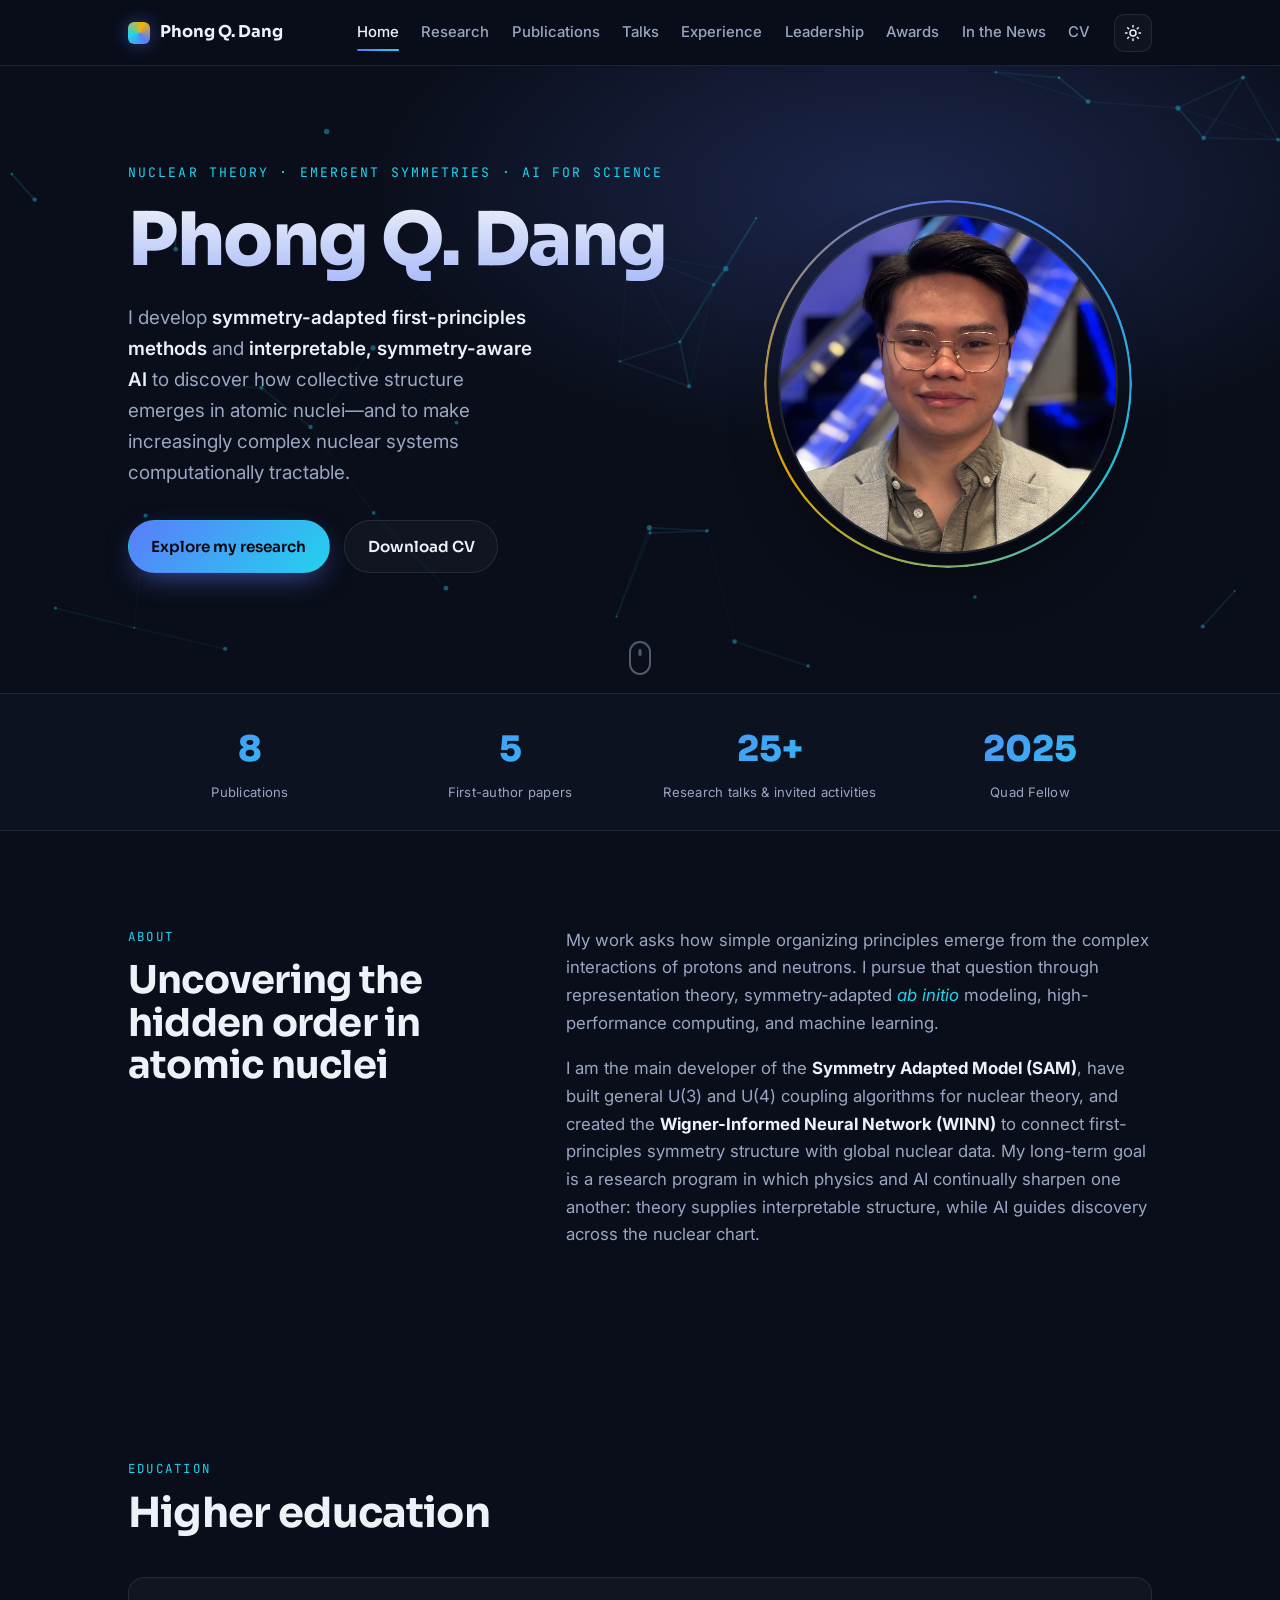
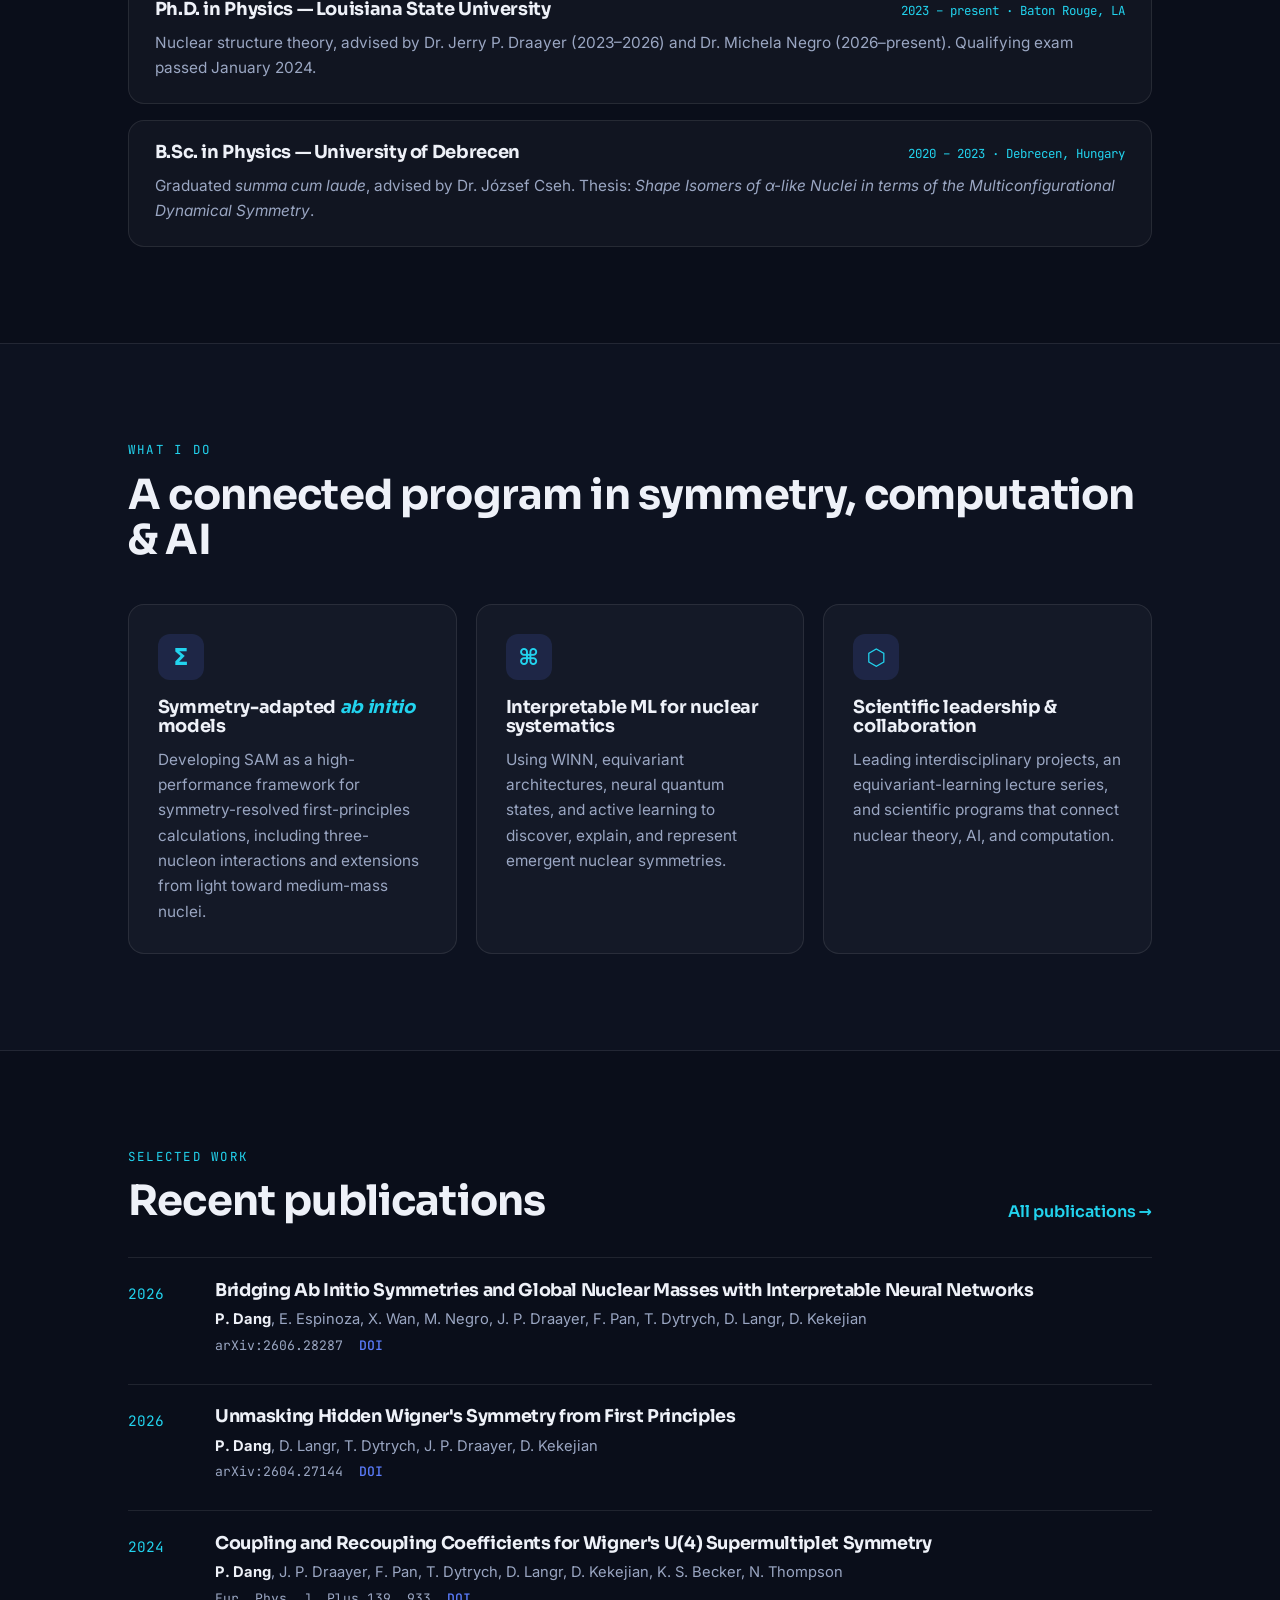
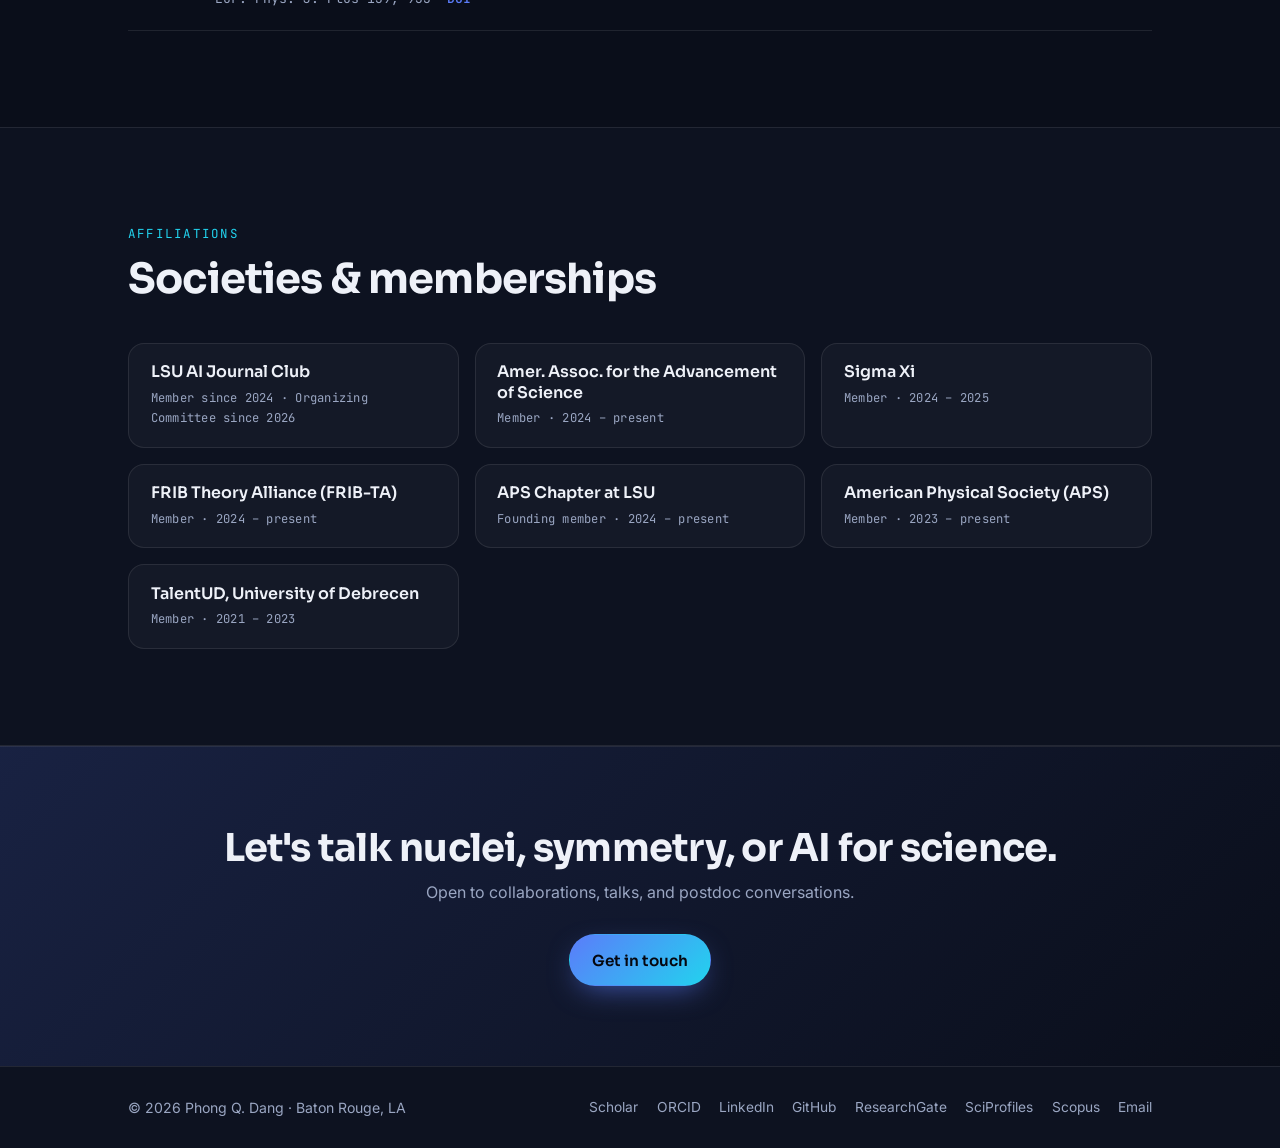
<file: index.html>
<!DOCTYPE html>
<html lang="en" data-theme="dark">
<head>
  <meta charset="UTF-8" />
  <meta name="viewport" content="width=device-width, initial-scale=1.0" />
  <title>Phong Q. Dang — Nuclear Theory, Symmetry &amp; AI</title>
  <meta name="description" content="Phong Q. Dang develops symmetry-adapted first-principles methods and interpretable, symmetry-aware AI for nuclear physics." />
  <link rel="preconnect" href="https://fonts.googleapis.com" />
  <link rel="preconnect" href="https://fonts.gstatic.com" crossorigin />
  <link href="https://fonts.googleapis.com/css2?family=Sora:wght@400;500;600;700;800&amp;family=Inter:wght@400;500;600&amp;family=JetBrains+Mono:wght@400;500&amp;display=swap" rel="stylesheet" />
  <link rel="icon" type="image/svg+xml" href="assets/favicon.svg" />
  <meta name="theme-color" content="#0a0e1a" />
  <meta property="og:type" content="website" />
  <meta property="og:site_name" content="Phong Q. Dang" />
  <meta property="og:title" content="Phong Q. Dang — Nuclear Theory, Symmetry &amp; AI" />
  <meta property="og:description" content="Symmetry-adapted first-principles methods and interpretable, symmetry-aware AI for nuclear physics." />
  <meta property="og:url" content="https://phongdang14.github.io/" />
  <meta property="og:image" content="https://phongdang14.github.io/assets/img/og-image.png" />
  <meta property="og:image:width" content="1200" />
  <meta property="og:image:height" content="630" />
  <meta name="twitter:card" content="summary_large_image" />
  <meta name="twitter:title" content="Phong Q. Dang — Nuclear Theory, Symmetry &amp; AI" />
  <meta name="twitter:description" content="Symmetry-adapted first-principles methods and interpretable, symmetry-aware AI for nuclear physics." />
  <meta name="twitter:image" content="https://phongdang14.github.io/assets/img/og-image.png" />
  <link rel="stylesheet" href="assets/css/style.css" />
</head>
<body>
  <!-- ===== NAV ===== -->
  <header class="nav" id="nav">
    <div class="nav__inner">
      <a href="index.html" class="nav__brand">
        <span class="nav__mark" aria-hidden="true"></span>
        <span>Phong&nbsp;Q.&nbsp;Dang</span>
      </a>
      <nav class="nav__links" aria-label="Primary">
        <a href="index.html" class="is-active">Home</a>
        <a href="research.html">Research</a>
        <a href="publications.html">Publications</a>
        <a href="talks.html">Talks</a>
        <a href="experience.html">Experience</a>
        <a href="leadership.html">Leadership</a>
        <a href="awards.html">Awards</a>
        <a href="news.html">In the News</a>
        <a href="assets/Phong_Dang_CV.pdf" target="_blank" rel="noopener">CV</a>
      </nav>
      <div class="nav__right">
        <button class="theme-toggle" id="themeToggle" aria-label="Toggle light and dark theme">
          <svg class="theme-toggle__sun" viewBox="0 0 24 24" width="18" height="18" fill="none" stroke="currentColor" stroke-width="2" stroke-linecap="round"><circle cx="12" cy="12" r="4"/><path d="M12 2v2M12 20v2M4.9 4.9l1.4 1.4M17.7 17.7l1.4 1.4M2 12h2M20 12h2M4.9 19.1l1.4-1.4M17.7 6.3l1.4-1.4"/></svg>
          <svg class="theme-toggle__moon" viewBox="0 0 24 24" width="18" height="18" fill="none" stroke="currentColor" stroke-width="2" stroke-linecap="round"><path d="M21 12.8A9 9 0 1 1 11.2 3a7 7 0 0 0 9.8 9.8z"/></svg>
        </button>
        <button class="nav__burger" id="burger" aria-label="Open menu"><span></span><span></span><span></span></button>
      </div>
    </div>
  </header>

  <!-- ===== HERO ===== -->
  <section class="hero">
    <canvas class="hero__canvas" id="orbits" aria-hidden="true"></canvas>
    <div class="hero__inner">
      <div class="hero__text">
        <p class="hero__eyebrow">Nuclear Theory · Emergent Symmetries · AI for Science</p>
        <h1 class="hero__title">Phong&nbsp;Q. Dang</h1>
        <p class="hero__lede">
          I develop <strong>symmetry-adapted first-principles methods</strong> and
          <strong>interpretable, symmetry-aware AI</strong> to discover how collective structure
          emerges in atomic nuclei—and to make increasingly complex nuclear systems
          computationally tractable.
        </p>
        <div class="hero__cta">
          <a class="btn btn--primary" href="research.html">Explore my research</a>
          <a class="btn btn--ghost" href="assets/Phong_Dang_CV.pdf" target="_blank" rel="noopener">Download CV</a>
        </div>
      </div>
      <div class="hero__portrait">
        <div class="portrait__ring" aria-hidden="true"></div>
        <img src="assets/img/headshot.jpg" alt="Portrait of Phong Q. Dang" />
      </div>
    </div>
    <div class="hero__scroll" aria-hidden="true"><span></span></div>
  </section>

  <!-- ===== STATS STRIP ===== -->
  <section class="stats">
    <div class="stats__inner">
      <div class="stat"><span class="stat__num">8</span><span class="stat__label">Publications</span></div>
      <div class="stat"><span class="stat__num">5</span><span class="stat__label">First-author papers</span></div>
      <div class="stat"><span class="stat__num">25+</span><span class="stat__label">Research talks &amp; invited activities</span></div>
      <div class="stat"><span class="stat__num">2025</span><span class="stat__label">Quad Fellow</span></div>
    </div>
  </section>

  <!-- ===== ABOUT ===== -->
  <section class="section" id="about">
    <div class="section__inner about">
      <div class="about__head">
        <p class="kicker">About</p>
        <h2>Uncovering the hidden order in atomic nuclei</h2>
      </div>
      <div class="about__body">
        <p>
          My work asks how simple organizing principles emerge from the complex
          interactions of protons and neutrons. I pursue that question through
          representation theory, symmetry-adapted <em>ab initio</em> modeling,
          high-performance computing, and machine learning.
        </p>
        <p>
          I am the main developer of the <strong>Symmetry Adapted Model (SAM)</strong>,
          have built general U(3) and U(4) coupling algorithms for nuclear theory,
          and created the <strong>Wigner-Informed Neural Network (WINN)</strong> to connect
          first-principles symmetry structure with global nuclear data. My long-term
          goal is a research program in which physics and AI continually sharpen one
          another: theory supplies interpretable structure, while AI guides discovery
          across the nuclear chart.
        </p>
      </div>
    </div>
  </section>

  <!-- ===== EDUCATION ===== -->
  <section class="section" id="education">
    <div class="section__inner">
      <p class="kicker">Education</p>
      <h2 class="section__title">Higher education</h2>
      <div class="projects">
        <article class="project">
          <div class="project__top"><h3>Ph.D. in Physics — Louisiana State University</h3><span class="project__role">2023 – present · Baton Rouge, LA</span></div>
          <p>Nuclear structure theory, advised by Dr. Jerry P. Draayer (2023–2026) and Dr. Michela Negro
             (2026–present). Qualifying exam passed January 2024.</p>
        </article>
        <article class="project">
          <div class="project__top"><h3>B.Sc. in Physics — University of Debrecen</h3><span class="project__role">2020 – 2023 · Debrecen, Hungary</span></div>
          <p>Graduated <em>summa cum laude</em>, advised by Dr. József Cseh. Thesis: <em>Shape Isomers of α-like Nuclei
             in terms of the Multiconfigurational Dynamical Symmetry</em>.</p>
        </article>
      </div>
    </div>
  </section>

  <!-- ===== RESEARCH THREADS ===== -->
  <section class="section section--alt" id="threads">
    <div class="section__inner">
      <p class="kicker">What I do</p>
      <h2 class="section__title">A connected program in symmetry, computation &amp; AI</h2>
      <div class="cards">
        <article class="card">
          <div class="card__glyph">Σ</div>
          <h3>Symmetry-adapted <em>ab initio</em> models</h3>
          <p>Developing SAM as a high-performance framework for symmetry-resolved
             first-principles calculations, including three-nucleon interactions and
             extensions from light toward medium-mass nuclei.</p>
        </article>
        <article class="card">
          <div class="card__glyph">⌘</div>
          <h3>Interpretable ML for nuclear systematics</h3>
          <p>Using WINN, equivariant architectures, neural quantum states, and active
             learning to discover, explain, and represent emergent nuclear symmetries.</p>
        </article>
        <article class="card">
          <div class="card__glyph">⬡</div>
          <h3>Scientific leadership &amp; collaboration</h3>
          <p>Leading interdisciplinary projects, an equivariant-learning lecture series,
             and scientific programs that connect nuclear theory, AI, and computation.</p>
        </article>
      </div>
    </div>
  </section>

  <!-- ===== FEATURED PUBLICATIONS ===== -->
  <section class="section" id="featured-pubs">
    <div class="section__inner">
      <div class="section__head-row">
        <div>
          <p class="kicker">Selected work</p>
          <h2 class="section__title">Recent publications</h2>
        </div>
        <a class="link-more" href="publications.html">All publications →</a>
      </div>
      <ol class="pubs">
        <li class="pub">
          <span class="pub__year">2026</span>
          <div class="pub__body">
            <h3>Bridging Ab Initio Symmetries and Global Nuclear Masses with Interpretable Neural Networks</h3>
            <p class="pub__authors"><strong>P. Dang</strong>, E. Espinoza, X. Wan, M. Negro, J. P. Draayer, F. Pan, T. Dytrych, D. Langr, D. Kekejian</p>
            <p class="pub__venue">arXiv:2606.28287 <a href="https://doi.org/10.48550/arXiv.2606.28287" target="_blank" rel="noopener" class="pub__doi">DOI</a></p>
          </div>
        </li>
        <li class="pub">
          <span class="pub__year">2026</span>
          <div class="pub__body">
            <h3>Unmasking Hidden Wigner's Symmetry from First Principles</h3>
            <p class="pub__authors"><strong>P. Dang</strong>, D. Langr, T. Dytrych, J. P. Draayer, D. Kekejian</p>
            <p class="pub__venue">arXiv:2604.27144 <a href="https://doi.org/10.48550/arXiv.2604.27144" target="_blank" rel="noopener" class="pub__doi">DOI</a></p>
          </div>
        </li>
        <li class="pub">
          <span class="pub__year">2024</span>
          <div class="pub__body">
            <h3>Coupling and Recoupling Coefficients for Wigner's U(4) Supermultiplet Symmetry</h3>
            <p class="pub__authors"><strong>P. Dang</strong>, J. P. Draayer, F. Pan, T. Dytrych, D. Langr, D. Kekejian, K. S. Becker, N. Thompson</p>
            <p class="pub__venue">Eur. Phys. J. Plus 139, 933 <a href="https://link.springer.com/article/10.1140/epjp/s13360-024-05581-6" target="_blank" rel="noopener" class="pub__doi">DOI</a></p>
          </div>
        </li>
      </ol>
    </div>
  </section>

  <!-- ===== AFFILIATIONS ===== -->
  <section class="section section--alt" id="affiliations">
    <div class="section__inner">
      <p class="kicker">Affiliations</p>
      <h2 class="section__title">Societies &amp; memberships</h2>
      <div class="affil-grid">
        <a class="affil" href="https://www.lsu.edu/science/news_events/ai-journal-club.php" target="_blank" rel="noopener">
          <span class="affil__name">LSU AI Journal Club</span>
          <span class="affil__meta">Member since 2024 · Organizing Committee since 2026</span>
        </a>
        <a class="affil" href="https://www.aaas.org" target="_blank" rel="noopener">
          <span class="affil__name">Amer. Assoc. for the Advancement of Science</span>
          <span class="affil__meta">Member · 2024 – present</span>
        </a>
        <a class="affil" href="https://www.sigmaxi.org" target="_blank" rel="noopener">
          <span class="affil__name">Sigma Xi</span>
          <span class="affil__meta">Member · 2024 – 2025</span>
        </a>
        <a class="affil" href="https://fribtheoryalliance.org" target="_blank" rel="noopener">
          <span class="affil__name">FRIB Theory Alliance (FRIB-TA)</span>
          <span class="affil__meta">Member · 2024 – present</span>
        </a>
        <a class="affil" href="https://sites.google.com/view/apsatlsu/gallery" target="_blank" rel="noopener">
          <span class="affil__name">APS Chapter at LSU</span>
          <span class="affil__meta">Founding member · 2024 – present</span>
        </a>
        <a class="affil" href="https://www.aps.org" target="_blank" rel="noopener">
          <span class="affil__name">American Physical Society (APS)</span>
          <span class="affil__meta">Member · 2023 – present</span>
        </a>
        <a class="affil" href="https://detep.unideb.hu/en" target="_blank" rel="noopener">
          <span class="affil__name">TalentUD, University of Debrecen</span>
          <span class="affil__meta">Member · 2021 – 2023</span>
        </a>
      </div>
    </div>
  </section>

  <!-- ===== CTA ===== -->
  <section class="cta-band">
    <div class="cta-band__inner">
      <h2>Let's talk nuclei, symmetry, or AI for science.</h2>
      <p>Open to collaborations, talks, and postdoc conversations.</p>
      <a class="btn btn--primary" href="mailto:pdang5@lsu.edu">Get in touch</a>
    </div>
  </section>

  <!-- ===== FOOTER ===== -->
  <footer class="footer">
    <div class="footer__inner">
      <p>© <span class="year"></span> Phong Q. Dang · Baton Rouge, LA</p>
      <nav class="footer__links" aria-label="Footer">
        <a href="https://scholar.google.com/citations?user=sfbEbZEAAAAJ&amp;hl=en" target="_blank" rel="noopener">Scholar</a>
        <a href="https://orcid.org/0009-0002-7066-3988" target="_blank" rel="noopener">ORCID</a>
        <a href="https://www.linkedin.com/in/phong-dang-b5a795227/" target="_blank" rel="noopener">LinkedIn</a>
        <a href="https://github.com/phongdang14" target="_blank" rel="noopener">GitHub</a>
        <a href="https://www.researchgate.net/profile/Phong-Dang-3" target="_blank" rel="noopener">ResearchGate</a>
        <a href="https://sciprofiles.com/profile/3279853" target="_blank" rel="noopener">SciProfiles</a>
        <a href="https://www.scopus.com/authid/detail.uri?authorId=58286674400" target="_blank" rel="noopener">Scopus</a>
        <a href="mailto:pdang5@lsu.edu">Email</a>
      </nav>
    </div>
  </footer>

  <script src="assets/js/main.js"></script>
</body>
</html>
</file>
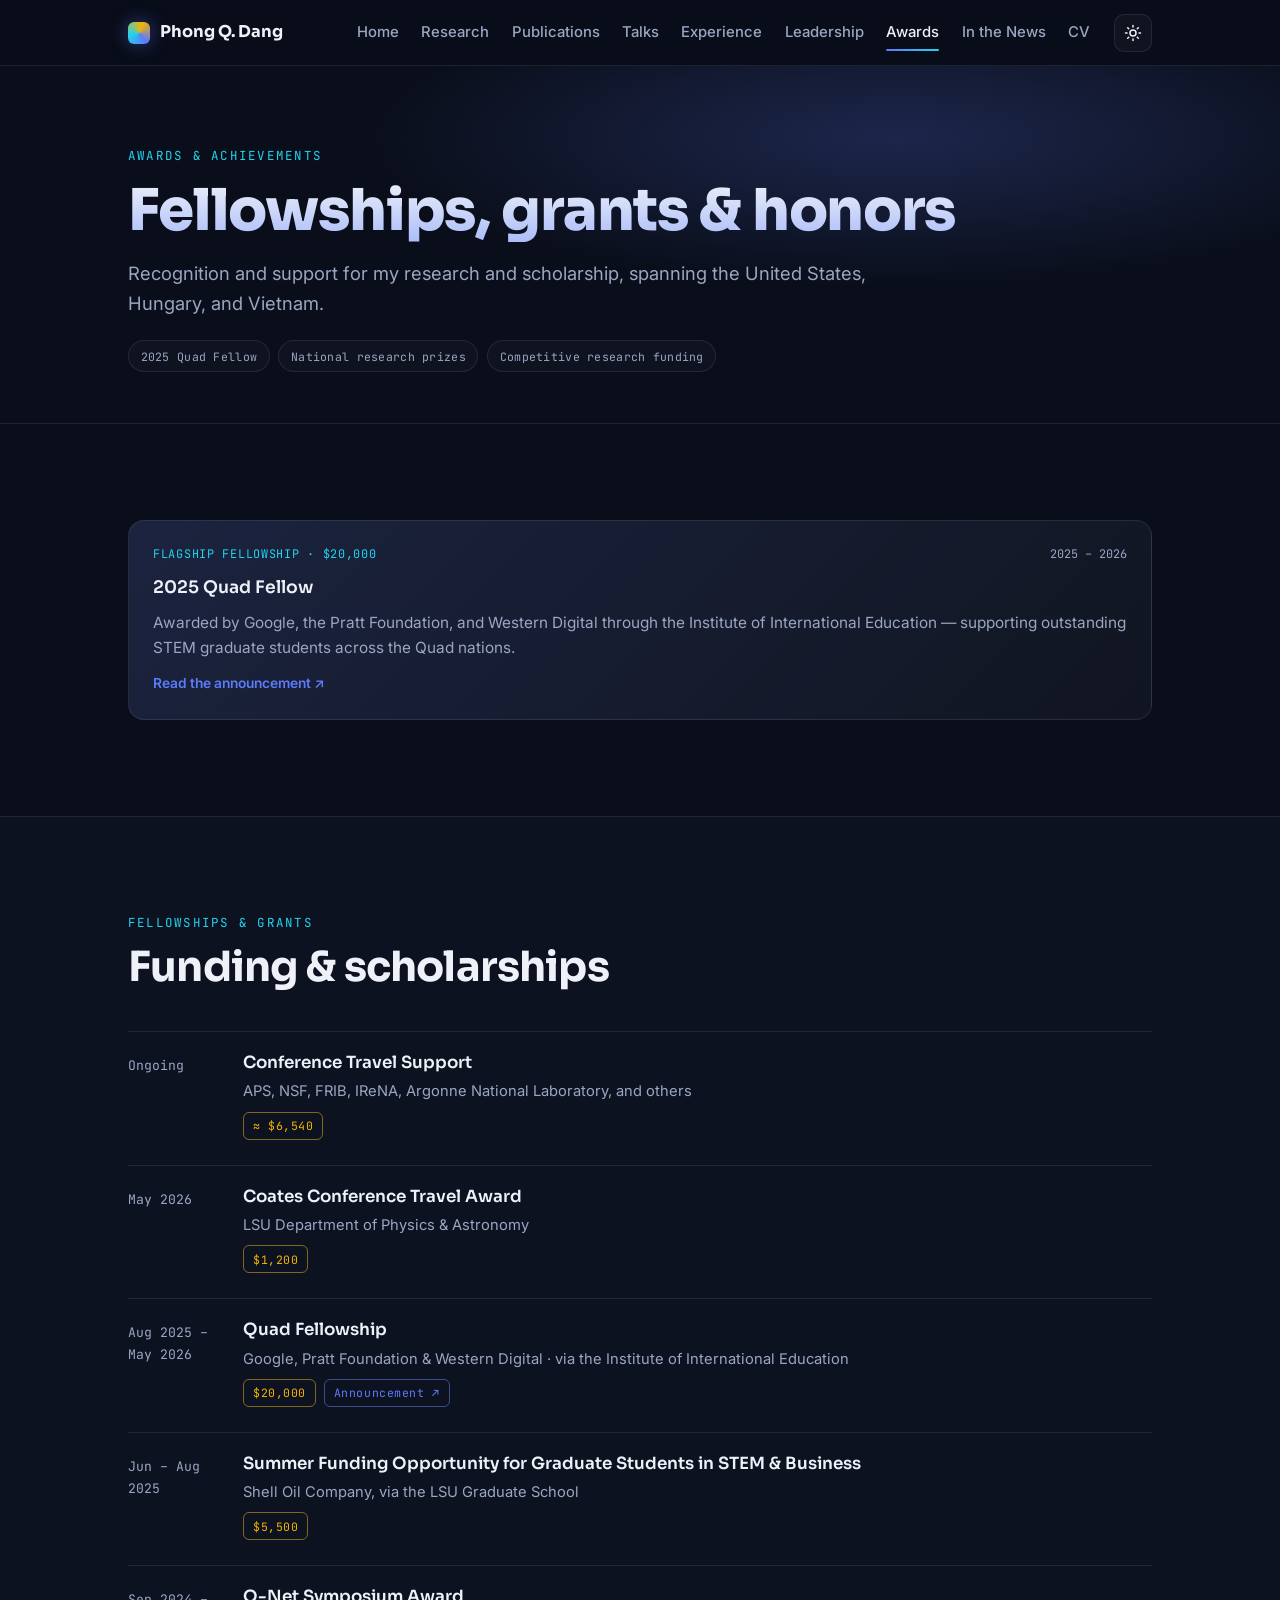
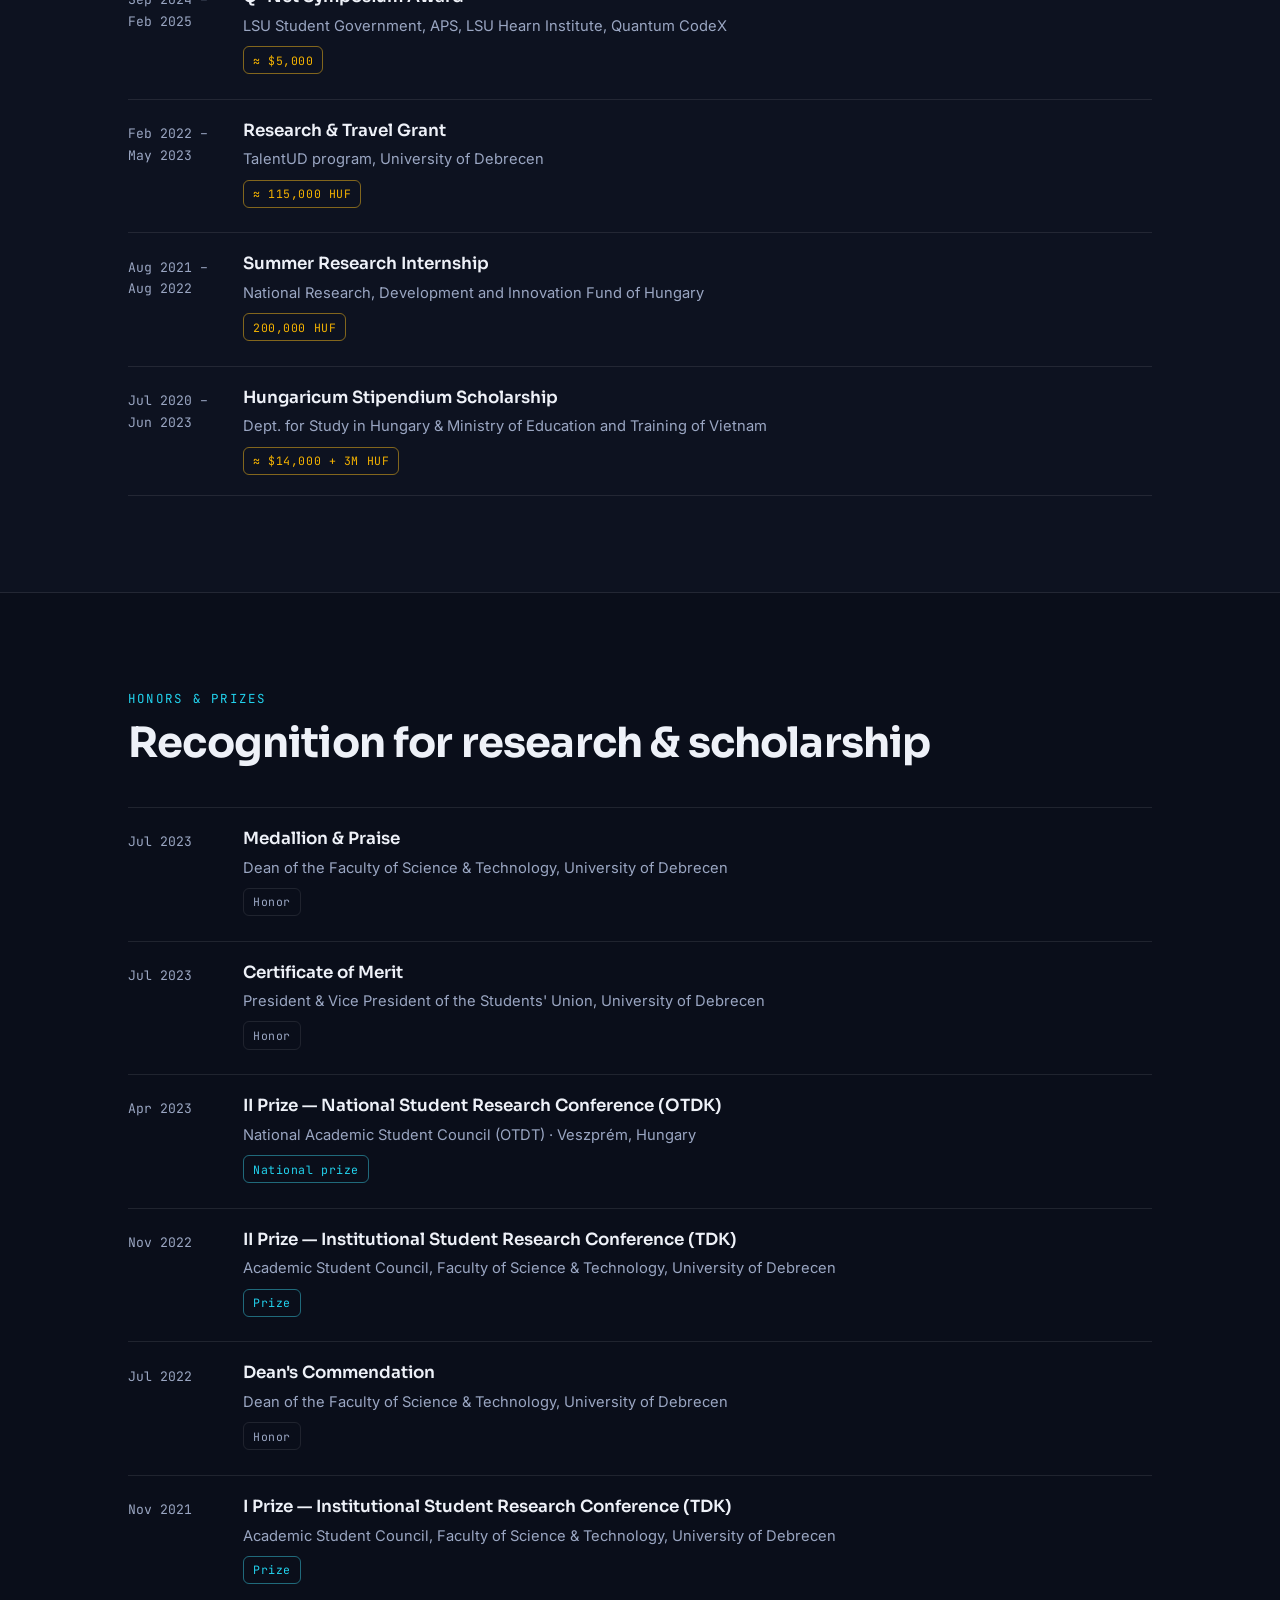
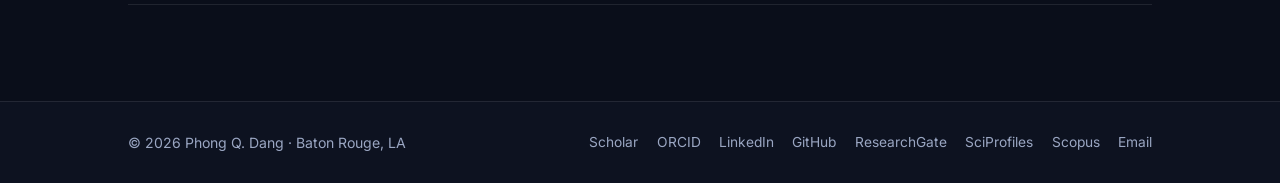
<file: awards.html>
<!DOCTYPE html>
<html lang="en" data-theme="dark">
<head>
  <meta charset="UTF-8" />
  <meta name="viewport" content="width=device-width, initial-scale=1.0" />
  <title>Awards &amp; Achievements — Phong Q. Dang</title>
  <meta name="description" content="Fellowships, grants, honors, and prizes awarded to Phong Q. Dang, including the 2025 Quad Fellowship." />
  <link rel="preconnect" href="https://fonts.googleapis.com" />
  <link rel="preconnect" href="https://fonts.gstatic.com" crossorigin />
  <link href="https://fonts.googleapis.com/css2?family=Sora:wght@400;500;600;700;800&amp;family=Inter:wght@400;500;600&amp;family=JetBrains+Mono:wght@400;500&amp;display=swap" rel="stylesheet" />
  <link rel="icon" type="image/svg+xml" href="assets/favicon.svg" />
  <meta name="theme-color" content="#0a0e1a" />
  <meta property="og:type" content="website" />
  <meta property="og:site_name" content="Phong Q. Dang" />
  <meta property="og:title" content="Awards &amp; Achievements — Phong Q. Dang" />
  <meta property="og:description" content="Fellowships, grants, honors, and prizes awarded to Phong Q. Dang, including the 2025 Quad Fellowship." />
  <meta property="og:url" content="https://phongdang14.github.io/awards.html" />
  <meta property="og:image" content="https://phongdang14.github.io/assets/img/og-image.png" />
  <meta property="og:image:width" content="1200" />
  <meta property="og:image:height" content="630" />
  <meta name="twitter:card" content="summary_large_image" />
  <meta name="twitter:title" content="Awards &amp; Achievements — Phong Q. Dang" />
  <meta name="twitter:description" content="Fellowships, grants, honors, and prizes awarded to Phong Q. Dang, including the 2025 Quad Fellowship." />
  <meta name="twitter:image" content="https://phongdang14.github.io/assets/img/og-image.png" />
  <link rel="stylesheet" href="assets/css/style.css" />
</head>
<body>
  <header class="nav" id="nav">
    <div class="nav__inner">
      <a href="index.html" class="nav__brand"><span class="nav__mark" aria-hidden="true"></span><span>Phong&nbsp;Q.&nbsp;Dang</span></a>
      <nav class="nav__links" aria-label="Primary">
        <a href="index.html">Home</a>
        <a href="research.html">Research</a>
        <a href="publications.html">Publications</a>
        <a href="talks.html">Talks</a>
        <a href="experience.html">Experience</a>
        <a href="leadership.html">Leadership</a>
        <a href="awards.html" class="is-active">Awards</a>
        <a href="news.html">In the News</a>
        <a href="assets/Phong_Dang_CV.pdf" target="_blank" rel="noopener">CV</a>
      </nav>
      <div class="nav__right">
        <button class="theme-toggle" id="themeToggle" aria-label="Toggle light and dark theme">
          <svg class="theme-toggle__sun" viewBox="0 0 24 24" width="18" height="18" fill="none" stroke="currentColor" stroke-width="2" stroke-linecap="round"><circle cx="12" cy="12" r="4"/><path d="M12 2v2M12 20v2M4.9 4.9l1.4 1.4M17.7 17.7l1.4 1.4M2 12h2M20 12h2M4.9 19.1l1.4-1.4M17.7 6.3l1.4-1.4"/></svg>
          <svg class="theme-toggle__moon" viewBox="0 0 24 24" width="18" height="18" fill="none" stroke="currentColor" stroke-width="2" stroke-linecap="round"><path d="M21 12.8A9 9 0 1 1 11.2 3a7 7 0 0 0 9.8 9.8z"/></svg>
        </button>
        <button class="nav__burger" id="burger" aria-label="Open menu"><span></span><span></span><span></span></button>
      </div>
    </div>
  </header>

  <section class="page-head">
    <div class="page-head__inner">
      <p class="kicker">Awards &amp; Achievements</p>
      <h1>Fellowships, grants &amp; honors</h1>
      <p class="page-head__lede">Recognition and support for my research and scholarship, spanning the United States,
        Hungary, and Vietnam.</p>
      <div class="page-meta" aria-label="Recognition highlights"><span>2025 Quad Fellow</span><span>National research prizes</span><span>Competitive research funding</span></div>
    </div>
  </section>

  <section class="section">
    <div class="section__inner">
      <a class="news-card news-card--feature" href="https://www.iie.org/news/iie-announces-2025-quad-fellows/" target="_blank" rel="noopener">
        <div class="news-card__top"><span class="news-card__src">Flagship Fellowship · $20,000</span><span class="news-card__date">2025 – 2026</span></div>
        <p class="news-card__title">2025 Quad Fellow</p>
        <p style="color:var(--muted);font-size:.96rem">Awarded by Google, the Pratt Foundation, and Western Digital through the Institute of International Education — supporting outstanding STEM graduate students across the Quad nations.</p>
        <span class="news-card__cta">Read the announcement ↗</span>
      </a>
    </div>
  </section>

  <section class="section section--alt">
    <div class="section__inner">
      <p class="kicker">Fellowships &amp; grants</p>
      <h2 class="section__title">Funding &amp; scholarships</h2>
      <ul class="talks">
        <li class="talk">
          <span class="talk__date">Ongoing</span>
          <div>
            <p class="talk__title">Conference Travel Support</p>
            <p class="talk__meta">APS, NSF, FRIB, IReNA, Argonne National Laboratory, and others</p>
            <div class="talk__tags"><span class="badge badge--invited">≈ $6,540</span></div>
          </div>
        </li>
        <li class="talk">
          <span class="talk__date">May 2026</span>
          <div>
            <p class="talk__title">Coates Conference Travel Award</p>
            <p class="talk__meta">LSU Department of Physics &amp; Astronomy</p>
            <div class="talk__tags"><span class="badge badge--invited">$1,200</span></div>
          </div>
        </li>
        <li class="talk">
          <span class="talk__date">Aug 2025 – May 2026</span>
          <div>
            <p class="talk__title">Quad Fellowship</p>
            <p class="talk__meta">Google, Pratt Foundation &amp; Western Digital · via the Institute of International Education</p>
            <div class="talk__tags"><span class="badge badge--invited">$20,000</span><a class="badge badge--link" href="https://www.iie.org/news/iie-announces-2025-quad-fellows/" target="_blank" rel="noopener">Announcement ↗</a></div>
          </div>
        </li>
        <li class="talk">
          <span class="talk__date">Jun – Aug 2025</span>
          <div>
            <p class="talk__title">Summer Funding Opportunity for Graduate Students in STEM &amp; Business</p>
            <p class="talk__meta">Shell Oil Company, via the LSU Graduate School</p>
            <div class="talk__tags"><span class="badge badge--invited">$5,500</span></div>
          </div>
        </li>
        <li class="talk">
          <span class="talk__date">Sep 2024 – Feb 2025</span>
          <div>
            <p class="talk__title">Q-Net Symposium Award</p>
            <p class="talk__meta">LSU Student Government, APS, LSU Hearn Institute, Quantum CodeX</p>
            <div class="talk__tags"><span class="badge badge--invited">≈ $5,000</span></div>
          </div>
        </li>
        <li class="talk">
          <span class="talk__date">Feb 2022 – May 2023</span>
          <div>
            <p class="talk__title">Research &amp; Travel Grant</p>
            <p class="talk__meta">TalentUD program, University of Debrecen</p>
            <div class="talk__tags"><span class="badge badge--invited">≈ 115,000 HUF</span></div>
          </div>
        </li>
        <li class="talk">
          <span class="talk__date">Aug 2021 – Aug 2022</span>
          <div>
            <p class="talk__title">Summer Research Internship</p>
            <p class="talk__meta">National Research, Development and Innovation Fund of Hungary</p>
            <div class="talk__tags"><span class="badge badge--invited">200,000 HUF</span></div>
          </div>
        </li>
        <li class="talk">
          <span class="talk__date">Jul 2020 – Jun 2023</span>
          <div>
            <p class="talk__title">Hungaricum Stipendium Scholarship</p>
            <p class="talk__meta">Dept. for Study in Hungary &amp; Ministry of Education and Training of Vietnam</p>
            <div class="talk__tags"><span class="badge badge--invited">≈ $14,000 + 3M HUF</span></div>
          </div>
        </li>
      </ul>
    </div>
  </section>

  <section class="section">
    <div class="section__inner">
      <p class="kicker">Honors &amp; prizes</p>
      <h2 class="section__title">Recognition for research &amp; scholarship</h2>
      <ul class="talks">
        <li class="talk">
          <span class="talk__date">Jul 2023</span>
          <div>
            <p class="talk__title">Medallion &amp; Praise</p>
            <p class="talk__meta">Dean of the Faculty of Science &amp; Technology, University of Debrecen</p>
            <div class="talk__tags"><span class="badge badge--poster">Honor</span></div>
          </div>
        </li>
        <li class="talk">
          <span class="talk__date">Jul 2023</span>
          <div>
            <p class="talk__title">Certificate of Merit</p>
            <p class="talk__meta">President &amp; Vice President of the Students' Union, University of Debrecen</p>
            <div class="talk__tags"><span class="badge badge--poster">Honor</span></div>
          </div>
        </li>
        <li class="talk">
          <span class="talk__date">Apr 2023</span>
          <div>
            <p class="talk__title">II Prize — National Student Research Conference (OTDK)</p>
            <p class="talk__meta">National Academic Student Council (OTDT) · Veszprém, Hungary</p>
            <div class="talk__tags"><span class="badge badge--talk">National prize</span></div>
          </div>
        </li>
        <li class="talk">
          <span class="talk__date">Nov 2022</span>
          <div>
            <p class="talk__title">II Prize — Institutional Student Research Conference (TDK)</p>
            <p class="talk__meta">Academic Student Council, Faculty of Science &amp; Technology, University of Debrecen</p>
            <div class="talk__tags"><span class="badge badge--talk">Prize</span></div>
          </div>
        </li>
        <li class="talk">
          <span class="talk__date">Jul 2022</span>
          <div>
            <p class="talk__title">Dean's Commendation</p>
            <p class="talk__meta">Dean of the Faculty of Science &amp; Technology, University of Debrecen</p>
            <div class="talk__tags"><span class="badge badge--poster">Honor</span></div>
          </div>
        </li>
        <li class="talk">
          <span class="talk__date">Nov 2021</span>
          <div>
            <p class="talk__title">I Prize — Institutional Student Research Conference (TDK)</p>
            <p class="talk__meta">Academic Student Council, Faculty of Science &amp; Technology, University of Debrecen</p>
            <div class="talk__tags"><span class="badge badge--talk">Prize</span></div>
          </div>
        </li>
      </ul>
    </div>
  </section>

  <footer class="footer">
    <div class="footer__inner">
      <p>© <span class="year"></span> Phong Q. Dang · Baton Rouge, LA</p>
      <nav class="footer__links" aria-label="Footer">
        <a href="https://scholar.google.com/citations?user=sfbEbZEAAAAJ&amp;hl=en" target="_blank" rel="noopener">Scholar</a>
        <a href="https://orcid.org/0009-0002-7066-3988" target="_blank" rel="noopener">ORCID</a>
        <a href="https://www.linkedin.com/in/phong-dang-b5a795227/" target="_blank" rel="noopener">LinkedIn</a>
        <a href="https://github.com/phongdang14" target="_blank" rel="noopener">GitHub</a>
        <a href="https://www.researchgate.net/profile/Phong-Dang-3" target="_blank" rel="noopener">ResearchGate</a>
        <a href="https://sciprofiles.com/profile/3279853" target="_blank" rel="noopener">SciProfiles</a>
        <a href="https://www.scopus.com/authid/detail.uri?authorId=58286674400" target="_blank" rel="noopener">Scopus</a>
        <a href="mailto:pdang5@lsu.edu">Email</a>
      </nav>
    </div>
  </footer>

  <script src="assets/js/main.js"></script>
</body>
</html>
</file>
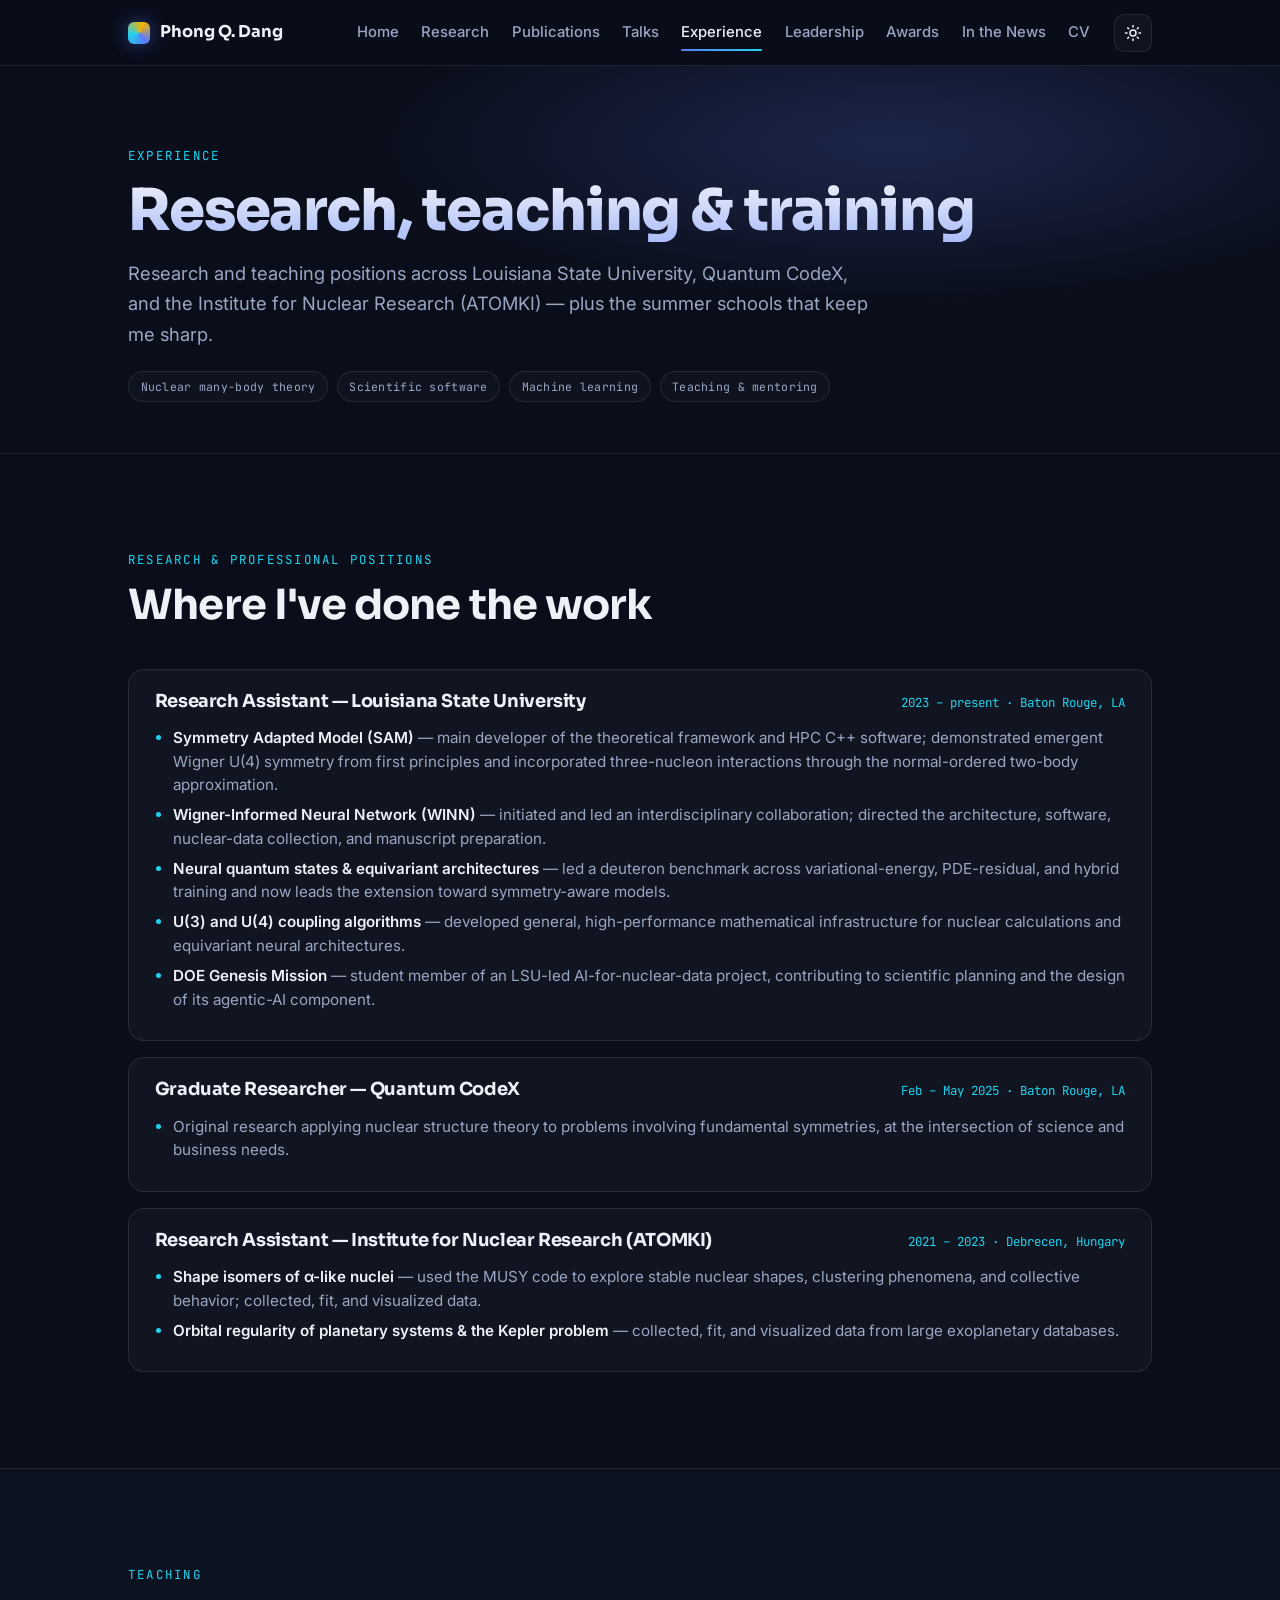
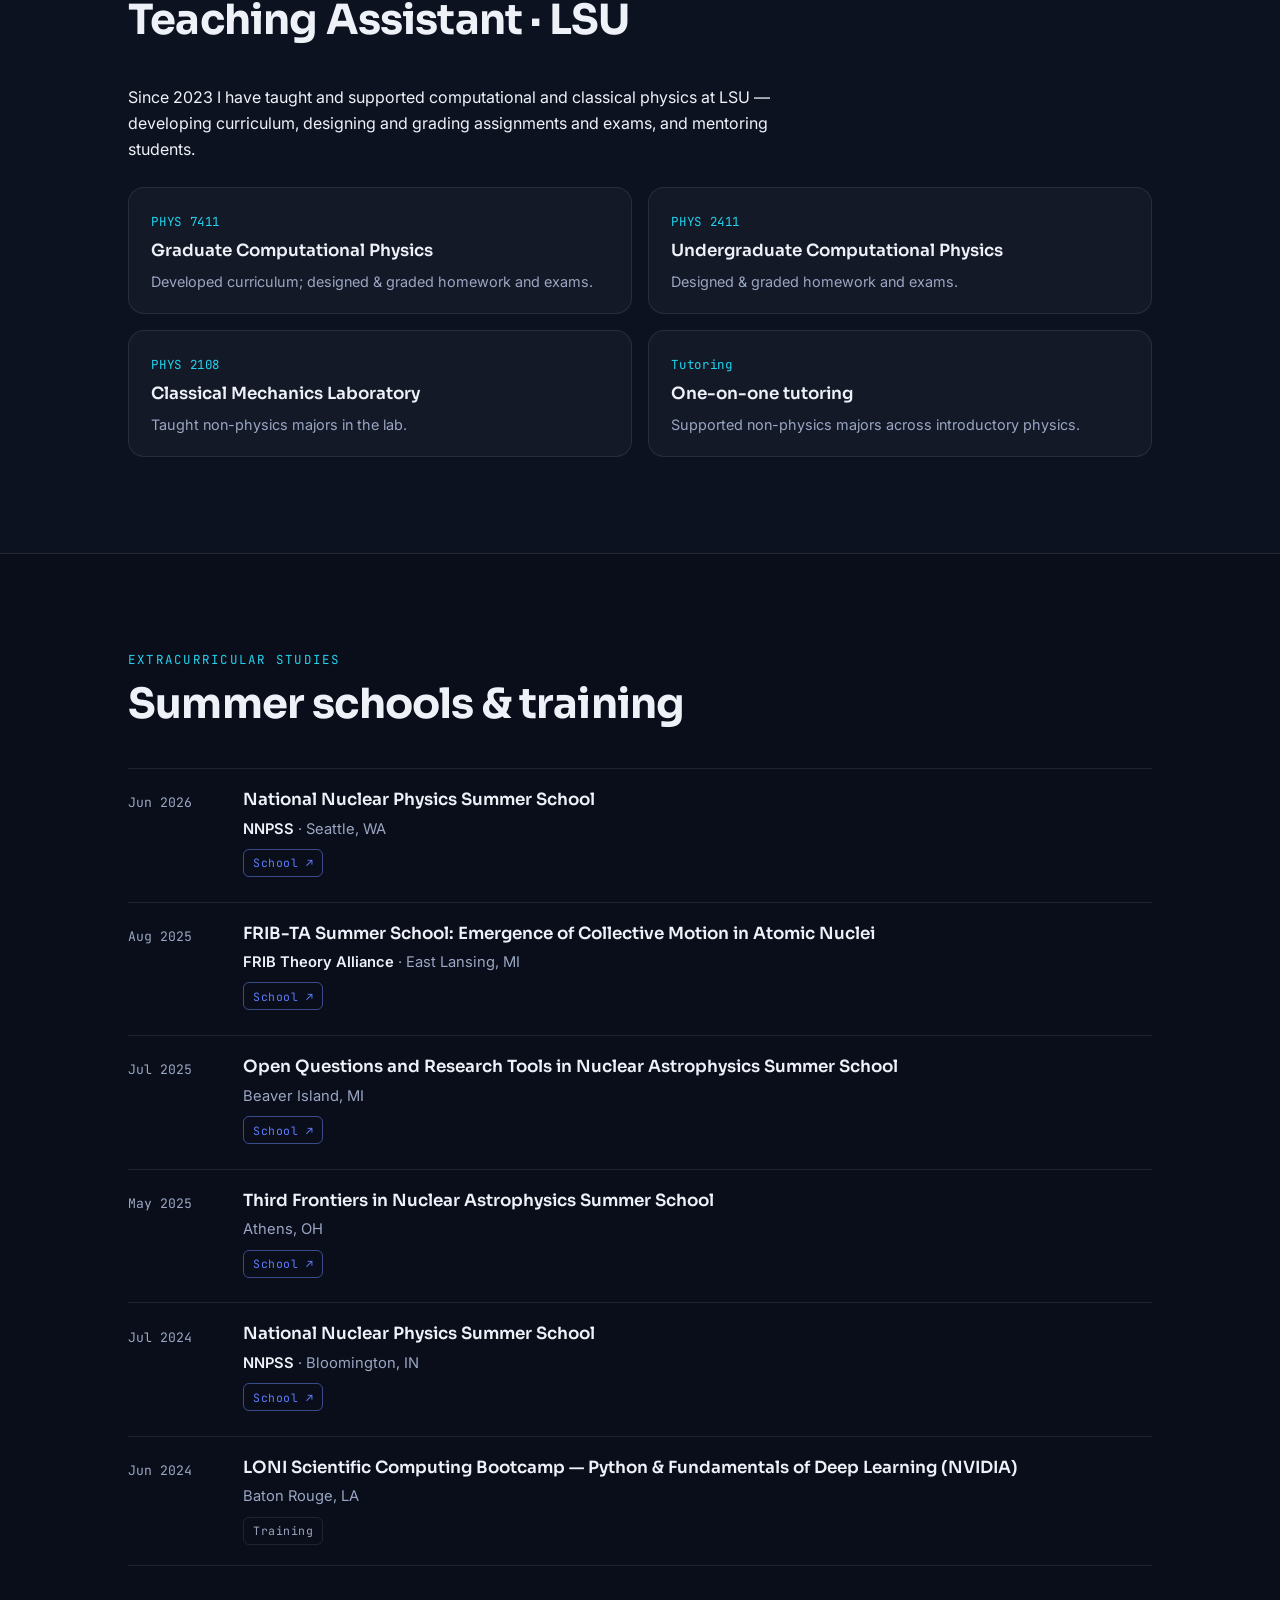
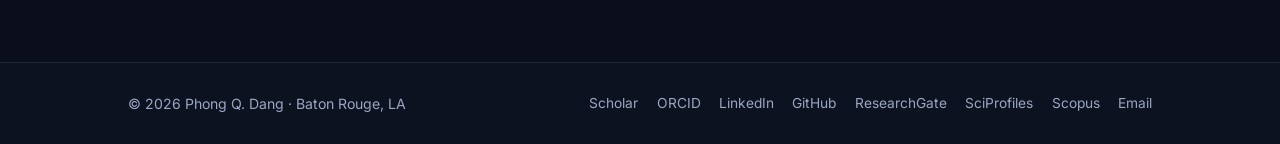
<file: experience.html>
<!DOCTYPE html>
<html lang="en" data-theme="dark">
<head>
  <meta charset="UTF-8" />
  <meta name="viewport" content="width=device-width, initial-scale=1.0" />
  <title>Experience — Phong Q. Dang</title>
  <meta name="description" content="Research and teaching experience of Phong Q. Dang at LSU, Quantum CodeX, and ATOMKI, plus summer schools and training." />
  <link rel="preconnect" href="https://fonts.googleapis.com" />
  <link rel="preconnect" href="https://fonts.gstatic.com" crossorigin />
  <link href="https://fonts.googleapis.com/css2?family=Sora:wght@400;500;600;700;800&amp;family=Inter:wght@400;500;600&amp;family=JetBrains+Mono:wght@400;500&amp;display=swap" rel="stylesheet" />
  <link rel="icon" type="image/svg+xml" href="assets/favicon.svg" />
  <meta name="theme-color" content="#0a0e1a" />
  <meta property="og:type" content="website" />
  <meta property="og:site_name" content="Phong Q. Dang" />
  <meta property="og:title" content="Experience — Phong Q. Dang" />
  <meta property="og:description" content="Research and teaching experience at LSU, Quantum CodeX, and ATOMKI, plus summer schools and training." />
  <meta property="og:url" content="https://phongdang14.github.io/experience.html" />
  <meta property="og:image" content="https://phongdang14.github.io/assets/img/og-image.png" />
  <meta property="og:image:width" content="1200" />
  <meta property="og:image:height" content="630" />
  <meta name="twitter:card" content="summary_large_image" />
  <meta name="twitter:title" content="Experience — Phong Q. Dang" />
  <meta name="twitter:description" content="Research and teaching experience at LSU, Quantum CodeX, and ATOMKI, plus summer schools and training." />
  <meta name="twitter:image" content="https://phongdang14.github.io/assets/img/og-image.png" />
  <link rel="stylesheet" href="assets/css/style.css" />
</head>
<body>
  <header class="nav" id="nav">
    <div class="nav__inner">
      <a href="index.html" class="nav__brand"><span class="nav__mark" aria-hidden="true"></span><span>Phong&nbsp;Q.&nbsp;Dang</span></a>
      <nav class="nav__links" aria-label="Primary">
        <a href="index.html">Home</a>
        <a href="research.html">Research</a>
        <a href="publications.html">Publications</a>
        <a href="talks.html">Talks</a>
        <a href="experience.html" class="is-active">Experience</a>
        <a href="leadership.html">Leadership</a>
        <a href="awards.html">Awards</a>
        <a href="news.html">In the News</a>
        <a href="assets/Phong_Dang_CV.pdf" target="_blank" rel="noopener">CV</a>
      </nav>
      <div class="nav__right">
        <button class="theme-toggle" id="themeToggle" aria-label="Toggle light and dark theme">
          <svg class="theme-toggle__sun" viewBox="0 0 24 24" width="18" height="18" fill="none" stroke="currentColor" stroke-width="2" stroke-linecap="round"><circle cx="12" cy="12" r="4"/><path d="M12 2v2M12 20v2M4.9 4.9l1.4 1.4M17.7 17.7l1.4 1.4M2 12h2M20 12h2M4.9 19.1l1.4-1.4M17.7 6.3l1.4-1.4"/></svg>
          <svg class="theme-toggle__moon" viewBox="0 0 24 24" width="18" height="18" fill="none" stroke="currentColor" stroke-width="2" stroke-linecap="round"><path d="M21 12.8A9 9 0 1 1 11.2 3a7 7 0 0 0 9.8 9.8z"/></svg>
        </button>
        <button class="nav__burger" id="burger" aria-label="Open menu"><span></span><span></span><span></span></button>
      </div>
    </div>
  </header>

  <section class="page-head">
    <div class="page-head__inner">
      <p class="kicker">Experience</p>
      <h1>Research, teaching &amp; training</h1>
      <p class="page-head__lede">Research and teaching positions across Louisiana State University, Quantum CodeX,
        and the Institute for Nuclear Research (ATOMKI) — plus the summer schools that keep me sharp.</p>
      <div class="page-meta" aria-label="Experience strengths"><span>Nuclear many-body theory</span><span>Scientific software</span><span>Machine learning</span><span>Teaching &amp; mentoring</span></div>
    </div>
  </section>

  <section class="section">
    <div class="section__inner">
      <p class="kicker">Research &amp; professional positions</p>
      <h2 class="section__title">Where I've done the work</h2>
      <div class="projects">
        <article class="project">
          <div class="project__top"><h3>Research Assistant — Louisiana State University</h3><span class="project__role">2023 – present · Baton Rouge, LA</span></div>
          <ul class="exp-bullets">
            <li><strong>Symmetry Adapted Model (SAM)</strong> — main developer of the theoretical framework and HPC C++
              software; demonstrated emergent Wigner U(4) symmetry from first principles and incorporated three-nucleon
              interactions through the normal-ordered two-body approximation.</li>
            <li><strong>Wigner-Informed Neural Network (WINN)</strong> — initiated and led an interdisciplinary collaboration;
              directed the architecture, software, nuclear-data collection, and manuscript preparation.</li>
            <li><strong>Neural quantum states &amp; equivariant architectures</strong> — led a deuteron benchmark across
              variational-energy, PDE-residual, and hybrid training and now leads the extension toward symmetry-aware models.</li>
            <li><strong>U(3) and U(4) coupling algorithms</strong> — developed general, high-performance mathematical
              infrastructure for nuclear calculations and equivariant neural architectures.</li>
            <li><strong>DOE Genesis Mission</strong> — student member of an LSU-led AI-for-nuclear-data project,
              contributing to scientific planning and the design of its agentic-AI component.</li>
          </ul>
        </article>
        <article class="project">
          <div class="project__top"><h3>Graduate Researcher — Quantum CodeX</h3><span class="project__role">Feb – May 2025 · Baton Rouge, LA</span></div>
          <ul class="exp-bullets">
            <li>Original research applying nuclear structure theory to problems involving fundamental symmetries,
              at the intersection of science and business needs.</li>
          </ul>
        </article>
        <article class="project">
          <div class="project__top"><h3>Research Assistant — Institute for Nuclear Research (ATOMKI)</h3><span class="project__role">2021 – 2023 · Debrecen, Hungary</span></div>
          <ul class="exp-bullets">
            <li><strong>Shape isomers of α-like nuclei</strong> — used the MUSY code to explore stable nuclear shapes,
              clustering phenomena, and collective behavior; collected, fit, and visualized data.</li>
            <li><strong>Orbital regularity of planetary systems &amp; the Kepler problem</strong> — collected, fit, and
              visualized data from large exoplanetary databases.</li>
          </ul>
        </article>
      </div>
    </div>
  </section>

  <section class="section section--alt">
    <div class="section__inner">
      <p class="kicker">Teaching</p>
      <h2 class="section__title">Teaching Assistant · LSU</h2>
      <p class="prose">Since 2023 I have taught and supported computational and classical physics at LSU —
        developing curriculum, designing and grading assignments and exams, and mentoring students.</p>
      <div class="courses">
        <div class="course">
          <span class="course__code">PHYS 7411</span>
          <p class="course__name">Graduate Computational Physics</p>
          <p class="course__note">Developed curriculum; designed &amp; graded homework and exams.</p>
        </div>
        <div class="course">
          <span class="course__code">PHYS 2411</span>
          <p class="course__name">Undergraduate Computational Physics</p>
          <p class="course__note">Designed &amp; graded homework and exams.</p>
        </div>
        <div class="course">
          <span class="course__code">PHYS 2108</span>
          <p class="course__name">Classical Mechanics Laboratory</p>
          <p class="course__note">Taught non-physics majors in the lab.</p>
        </div>
        <div class="course">
          <span class="course__code">Tutoring</span>
          <p class="course__name">One-on-one tutoring</p>
          <p class="course__note">Supported non-physics majors across introductory physics.</p>
        </div>
      </div>
    </div>
  </section>

  <section class="section">
    <div class="section__inner">
      <p class="kicker">Extracurricular studies</p>
      <h2 class="section__title">Summer schools &amp; training</h2>
      <ul class="talks">
        <li class="talk">
          <span class="talk__date">Jun 2026</span>
          <div>
            <p class="talk__title">National Nuclear Physics Summer School</p>
            <p class="talk__meta"><strong>NNPSS</strong> · Seattle, WA</p>
            <div class="talk__tags"><a class="badge badge--link" href="https://www.int.washington.edu/nnpss-2026" target="_blank" rel="noopener">School ↗</a></div>
          </div>
        </li>
        <li class="talk">
          <span class="talk__date">Aug 2025</span>
          <div>
            <p class="talk__title">FRIB-TA Summer School: Emergence of Collective Motion in Atomic Nuclei</p>
            <p class="talk__meta"><strong>FRIB Theory Alliance</strong> · East Lansing, MI</p>
            <div class="talk__tags"><a class="badge badge--link" href="https://indico.frib.msu.edu/event/84/overview" target="_blank" rel="noopener">School ↗</a></div>
          </div>
        </li>
        <li class="talk">
          <span class="talk__date">Jul 2025</span>
          <div>
            <p class="talk__title">Open Questions and Research Tools in Nuclear Astrophysics Summer School</p>
            <p class="talk__meta">Beaver Island, MI</p>
            <div class="talk__tags"><a class="badge badge--link" href="https://sites.google.com/view/nuclear-astro-hackathon/home" target="_blank" rel="noopener">School ↗</a></div>
          </div>
        </li>
        <li class="talk">
          <span class="talk__date">May 2025</span>
          <div>
            <p class="talk__title">Third Frontiers in Nuclear Astrophysics Summer School</p>
            <p class="talk__meta">Athens, OH</p>
            <div class="talk__tags"><a class="badge badge--link" href="https://sites.google.com/view/cenam-school-2025/overview" target="_blank" rel="noopener">School ↗</a></div>
          </div>
        </li>
        <li class="talk">
          <span class="talk__date">Jul 2024</span>
          <div>
            <p class="talk__title">National Nuclear Physics Summer School</p>
            <p class="talk__meta"><strong>NNPSS</strong> · Bloomington, IN</p>
            <div class="talk__tags"><a class="badge badge--link" href="https://ceem.indiana.edu/events/nnpss/index.html" target="_blank" rel="noopener">School ↗</a></div>
          </div>
        </li>
        <li class="talk">
          <span class="talk__date">Jun 2024</span>
          <div>
            <p class="talk__title">LONI Scientific Computing Bootcamp — Python &amp; Fundamentals of Deep Learning (NVIDIA)</p>
            <p class="talk__meta">Baton Rouge, LA</p>
            <div class="talk__tags"><span class="badge badge--poster">Training</span></div>
          </div>
        </li>
      </ul>
    </div>
  </section>

  <footer class="footer">
    <div class="footer__inner">
      <p>© <span class="year"></span> Phong Q. Dang · Baton Rouge, LA</p>
      <nav class="footer__links" aria-label="Footer">
        <a href="https://scholar.google.com/citations?user=sfbEbZEAAAAJ&amp;hl=en" target="_blank" rel="noopener">Scholar</a>
        <a href="https://orcid.org/0009-0002-7066-3988" target="_blank" rel="noopener">ORCID</a>
        <a href="https://www.linkedin.com/in/phong-dang-b5a795227/" target="_blank" rel="noopener">LinkedIn</a>
        <a href="https://github.com/phongdang14" target="_blank" rel="noopener">GitHub</a>
        <a href="https://www.researchgate.net/profile/Phong-Dang-3" target="_blank" rel="noopener">ResearchGate</a>
        <a href="https://sciprofiles.com/profile/3279853" target="_blank" rel="noopener">SciProfiles</a>
        <a href="https://www.scopus.com/authid/detail.uri?authorId=58286674400" target="_blank" rel="noopener">Scopus</a>
        <a href="mailto:pdang5@lsu.edu">Email</a>
      </nav>
    </div>
  </footer>

  <script src="assets/js/main.js"></script>
</body>
</html>
</file>
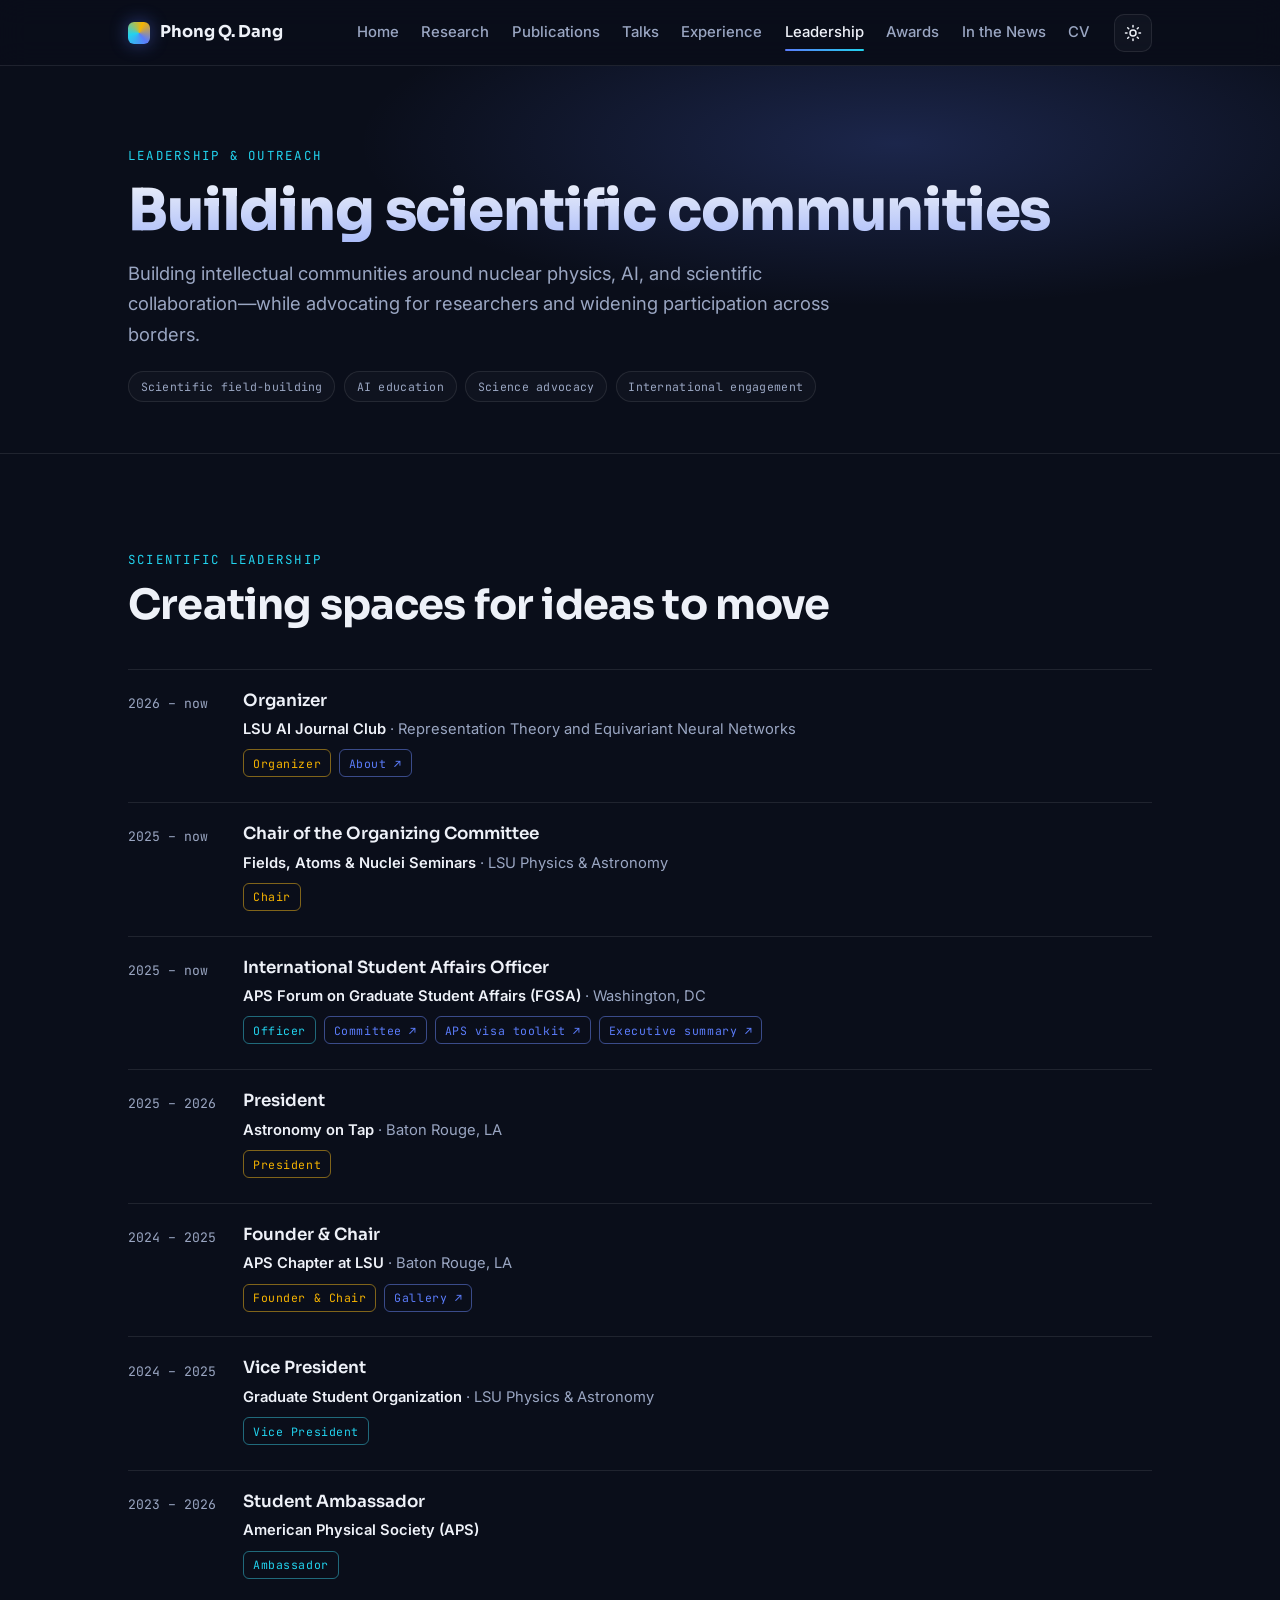
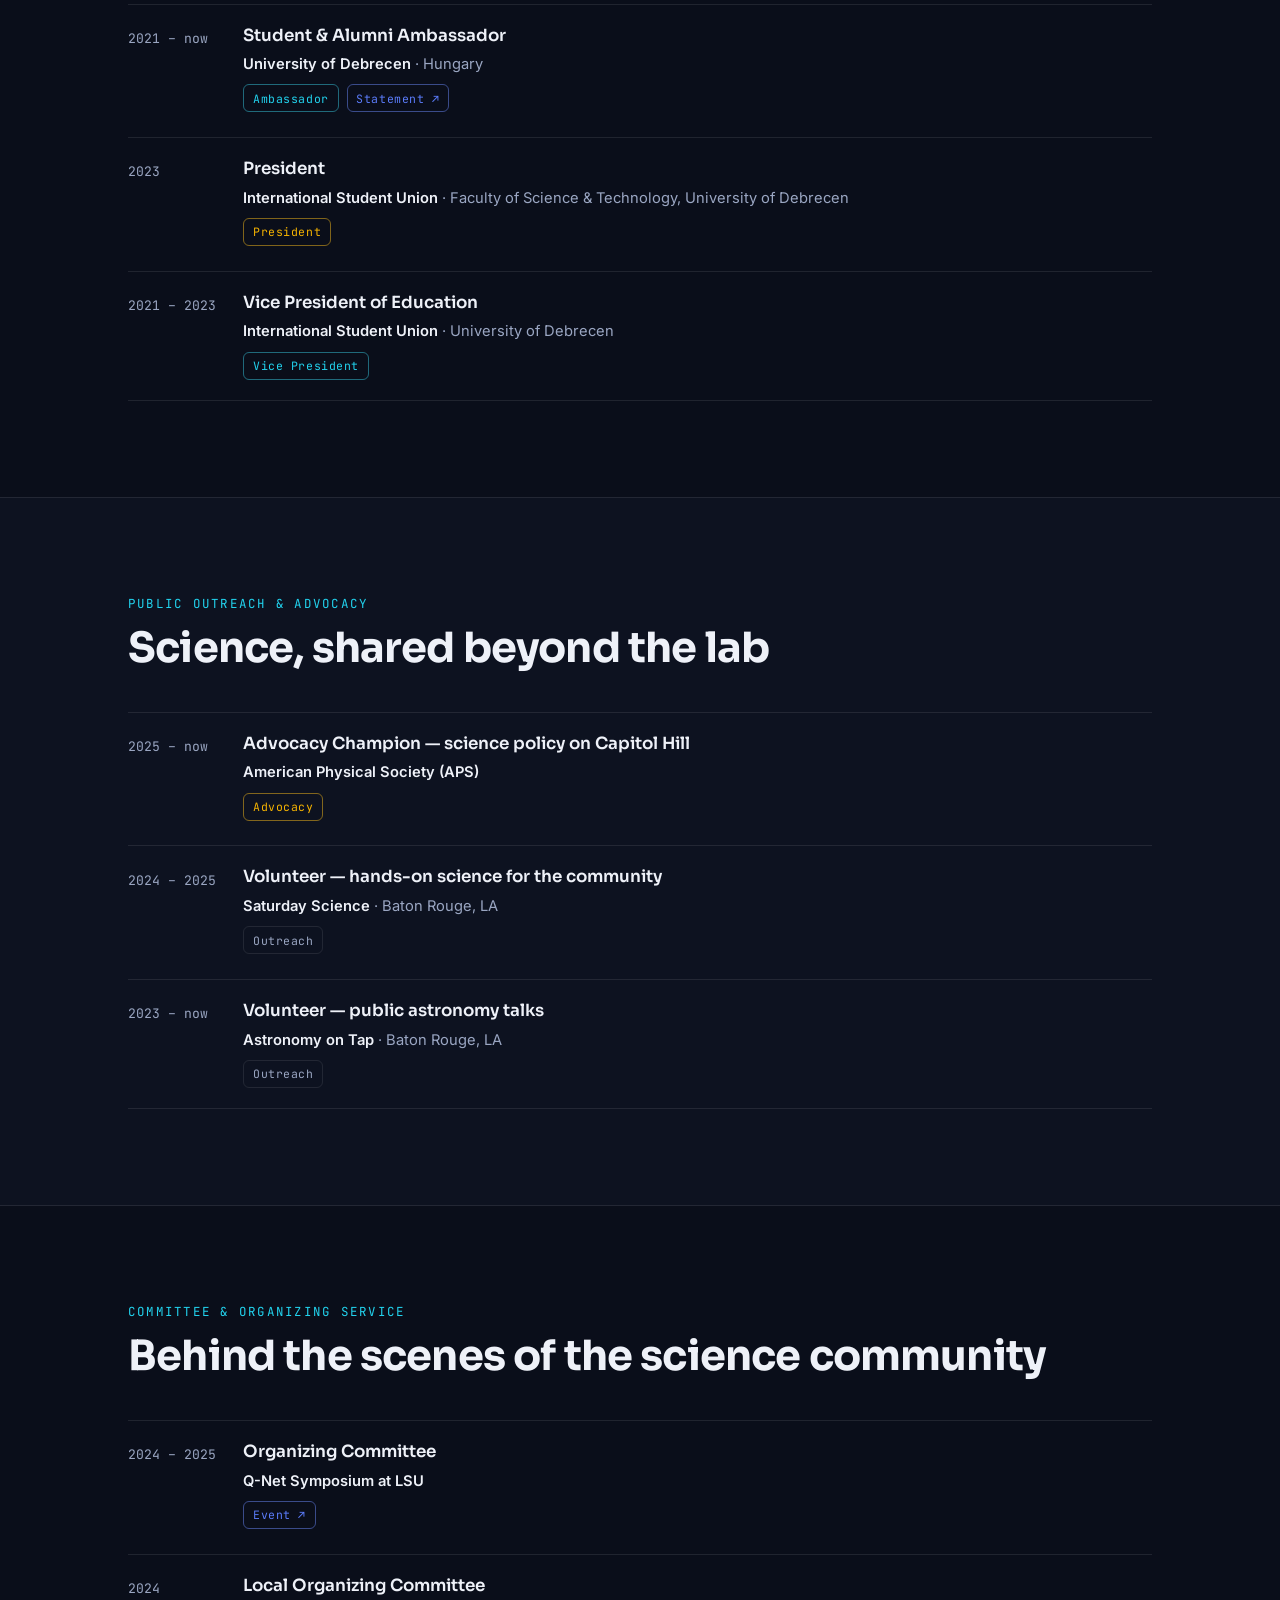
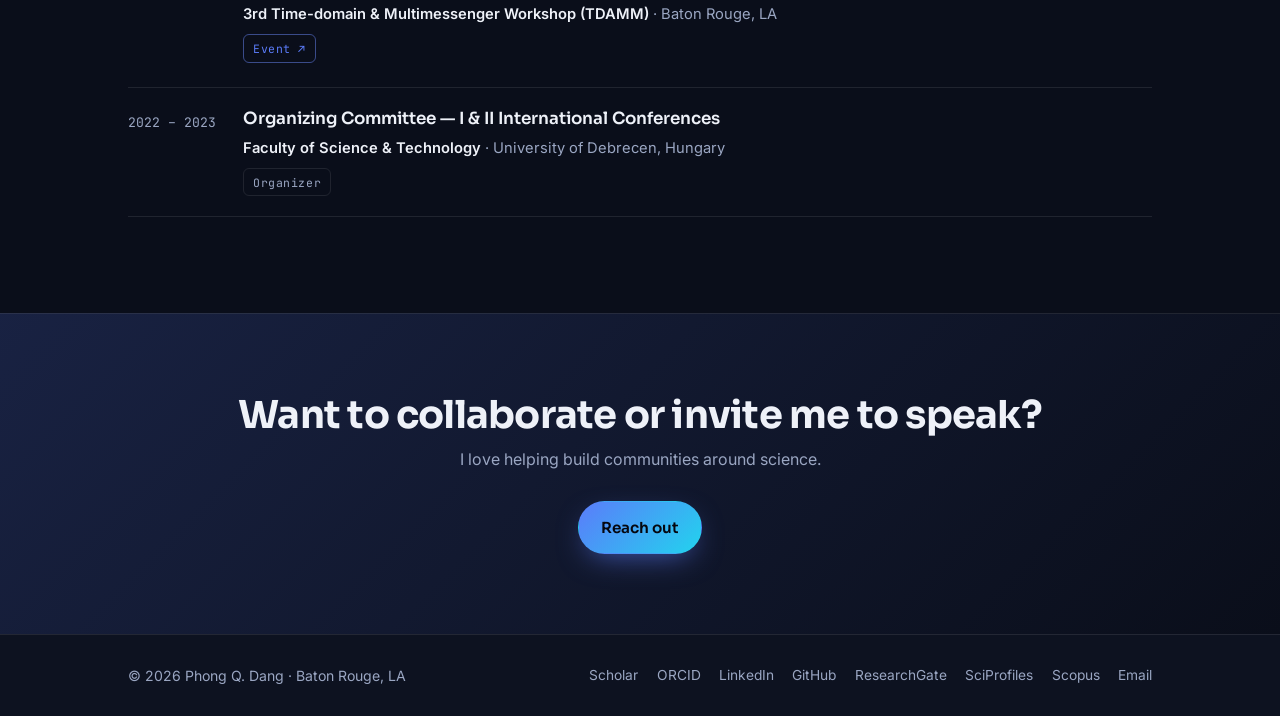
<file: leadership.html>
<!DOCTYPE html>
<html lang="en" data-theme="dark">
<head>
  <meta charset="UTF-8" />
  <meta name="viewport" content="width=device-width, initial-scale=1.0" />
  <title>Leadership &amp; Outreach — Phong Q. Dang</title>
  <meta name="description" content="Leadership, community building, science advocacy, and outreach by Phong Q. Dang." />
  <link rel="preconnect" href="https://fonts.googleapis.com" />
  <link rel="preconnect" href="https://fonts.gstatic.com" crossorigin />
  <link href="https://fonts.googleapis.com/css2?family=Sora:wght@400;500;600;700;800&amp;family=Inter:wght@400;500;600&amp;family=JetBrains+Mono:wght@400;500&amp;display=swap" rel="stylesheet" />
  <link rel="icon" type="image/svg+xml" href="assets/favicon.svg" />
  <meta name="theme-color" content="#0a0e1a" />
  <meta property="og:type" content="website" />
  <meta property="og:site_name" content="Phong Q. Dang" />
  <meta property="og:title" content="Leadership &amp; Outreach — Phong Q. Dang" />
  <meta property="og:description" content="Leadership, community building, science advocacy, and outreach by Phong Q. Dang." />
  <meta property="og:url" content="https://phongdang14.github.io/leadership.html" />
  <meta property="og:image" content="https://phongdang14.github.io/assets/img/og-image.png" />
  <meta property="og:image:width" content="1200" />
  <meta property="og:image:height" content="630" />
  <meta name="twitter:card" content="summary_large_image" />
  <meta name="twitter:title" content="Leadership &amp; Outreach — Phong Q. Dang" />
  <meta name="twitter:description" content="Leadership, community building, science advocacy, and outreach by Phong Q. Dang." />
  <meta name="twitter:image" content="https://phongdang14.github.io/assets/img/og-image.png" />
  <link rel="stylesheet" href="assets/css/style.css" />
</head>
<body>
  <header class="nav" id="nav">
    <div class="nav__inner">
      <a href="index.html" class="nav__brand"><span class="nav__mark" aria-hidden="true"></span><span>Phong&nbsp;Q.&nbsp;Dang</span></a>
      <nav class="nav__links" aria-label="Primary">
        <a href="index.html">Home</a>
        <a href="research.html">Research</a>
        <a href="publications.html">Publications</a>
        <a href="talks.html">Talks</a>
        <a href="experience.html">Experience</a>
        <a href="leadership.html" class="is-active">Leadership</a>
        <a href="awards.html">Awards</a>
        <a href="news.html">In the News</a>
        <a href="assets/Phong_Dang_CV.pdf" target="_blank" rel="noopener">CV</a>
      </nav>
      <div class="nav__right">
        <button class="theme-toggle" id="themeToggle" aria-label="Toggle light and dark theme">
          <svg class="theme-toggle__sun" viewBox="0 0 24 24" width="18" height="18" fill="none" stroke="currentColor" stroke-width="2" stroke-linecap="round"><circle cx="12" cy="12" r="4"/><path d="M12 2v2M12 20v2M4.9 4.9l1.4 1.4M17.7 17.7l1.4 1.4M2 12h2M20 12h2M4.9 19.1l1.4-1.4M17.7 6.3l1.4-1.4"/></svg>
          <svg class="theme-toggle__moon" viewBox="0 0 24 24" width="18" height="18" fill="none" stroke="currentColor" stroke-width="2" stroke-linecap="round"><path d="M21 12.8A9 9 0 1 1 11.2 3a7 7 0 0 0 9.8 9.8z"/></svg>
        </button>
        <button class="nav__burger" id="burger" aria-label="Open menu"><span></span><span></span><span></span></button>
      </div>
    </div>
  </header>

  <section class="page-head">
    <div class="page-head__inner">
      <p class="kicker">Leadership &amp; Outreach</p>
      <h1>Building scientific communities</h1>
      <p class="page-head__lede">Building intellectual communities around nuclear physics, AI, and scientific
        collaboration—while advocating for researchers and widening participation across borders.</p>
      <div class="page-meta" aria-label="Leadership areas"><span>Scientific field-building</span><span>AI education</span><span>Science advocacy</span><span>International engagement</span></div>
    </div>
  </section>

  <section class="section">
    <div class="section__inner">
      <p class="kicker">Scientific leadership</p>
      <h2 class="section__title">Creating spaces for ideas to move</h2>
      <ul class="talks">
        <li class="talk">
          <span class="talk__date">2026 – now</span>
          <div>
            <p class="talk__title">Organizer</p>
            <p class="talk__meta"><strong>LSU AI Journal Club</strong> · Representation Theory and Equivariant Neural Networks</p>
            <div class="talk__tags"><span class="badge badge--invited">Organizer</span><a class="badge badge--link" href="https://www.lsu.edu/science/news_events/ai-journal-club.php" target="_blank" rel="noopener">About ↗</a></div>
          </div>
        </li>
        <li class="talk">
          <span class="talk__date">2025 – now</span>
          <div>
            <p class="talk__title">Chair of the Organizing Committee</p>
            <p class="talk__meta"><strong>Fields, Atoms &amp; Nuclei Seminars</strong> · LSU Physics &amp; Astronomy</p>
            <div class="talk__tags"><span class="badge badge--invited">Chair</span></div>
          </div>
        </li>
        <li class="talk">
          <span class="talk__date">2025 – now</span>
          <div>
            <p class="talk__title">International Student Affairs Officer</p>
            <p class="talk__meta"><strong>APS Forum on Graduate Student Affairs (FGSA)</strong> · Washington, DC</p>
            <div class="talk__tags"><span class="badge badge--talk">Officer</span><a class="badge badge--link" href="https://engage.aps.org/fgsa/governance/executive-committee/committee-members?Execute=1" target="_blank" rel="noopener">Committee ↗</a><a class="badge badge--link" href="https://ep3guide.org/toolkit/f-and-j-visa-changes/" target="_blank" rel="noopener">APS visa toolkit ↗</a><a class="badge badge--link" href="https://ep3guide.org/toolkit/f-and-j-visa-changes/executive-summary-visa-toolkit" target="_blank" rel="noopener">Executive summary ↗</a></div>
          </div>
        </li>
        <li class="talk">
          <span class="talk__date">2025 – 2026</span>
          <div>
            <p class="talk__title">President</p>
            <p class="talk__meta"><strong>Astronomy on Tap</strong> · Baton Rouge, LA</p>
            <div class="talk__tags"><span class="badge badge--invited">President</span></div>
          </div>
        </li>
        <li class="talk">
          <span class="talk__date">2024 – 2025</span>
          <div>
            <p class="talk__title">Founder &amp; Chair</p>
            <p class="talk__meta"><strong>APS Chapter at LSU</strong> · Baton Rouge, LA</p>
            <div class="talk__tags"><span class="badge badge--invited">Founder &amp; Chair</span><a class="badge badge--link" href="https://sites.google.com/view/apsatlsu/gallery" target="_blank" rel="noopener">Gallery ↗</a></div>
          </div>
        </li>
        <li class="talk">
          <span class="talk__date">2024 – 2025</span>
          <div>
            <p class="talk__title">Vice President</p>
            <p class="talk__meta"><strong>Graduate Student Organization</strong> · LSU Physics &amp; Astronomy</p>
            <div class="talk__tags"><span class="badge badge--talk">Vice President</span></div>
          </div>
        </li>
        <li class="talk">
          <span class="talk__date">2023 – 2026</span>
          <div>
            <p class="talk__title">Student Ambassador</p>
            <p class="talk__meta"><strong>American Physical Society (APS)</strong></p>
            <div class="talk__tags"><span class="badge badge--talk">Ambassador</span></div>
          </div>
        </li>
        <li class="talk">
          <span class="talk__date">2021 – now</span>
          <div>
            <p class="talk__title">Student &amp; Alumni Ambassador</p>
            <p class="talk__meta"><strong>University of Debrecen</strong> · Hungary</p>
            <div class="talk__tags"><span class="badge badge--talk">Ambassador</span><a class="badge badge--link" href="https://edu.unideb.hu/p/quoc" target="_blank" rel="noopener">Statement ↗</a></div>
          </div>
        </li>
        <li class="talk">
          <span class="talk__date">2023</span>
          <div>
            <p class="talk__title">President</p>
            <p class="talk__meta"><strong>International Student Union</strong> · Faculty of Science &amp; Technology, University of Debrecen</p>
            <div class="talk__tags"><span class="badge badge--invited">President</span></div>
          </div>
        </li>
        <li class="talk">
          <span class="talk__date">2021 – 2023</span>
          <div>
            <p class="talk__title">Vice President of Education</p>
            <p class="talk__meta"><strong>International Student Union</strong> · University of Debrecen</p>
            <div class="talk__tags"><span class="badge badge--talk">Vice President</span></div>
          </div>
        </li>
      </ul>
    </div>
  </section>

  <section class="section section--alt">
    <div class="section__inner">
      <p class="kicker">Public outreach &amp; advocacy</p>
      <h2 class="section__title">Science, shared beyond the lab</h2>
      <ul class="talks">
        <li class="talk">
          <span class="talk__date">2025 – now</span>
          <div>
            <p class="talk__title">Advocacy Champion — science policy on Capitol Hill</p>
            <p class="talk__meta"><strong>American Physical Society (APS)</strong></p>
            <div class="talk__tags"><span class="badge badge--invited">Advocacy</span></div>
          </div>
        </li>
        <li class="talk">
          <span class="talk__date">2024 – 2025</span>
          <div>
            <p class="talk__title">Volunteer — hands-on science for the community</p>
            <p class="talk__meta"><strong>Saturday Science</strong> · Baton Rouge, LA</p>
            <div class="talk__tags"><span class="badge badge--poster">Outreach</span></div>
          </div>
        </li>
        <li class="talk">
          <span class="talk__date">2023 – now</span>
          <div>
            <p class="talk__title">Volunteer — public astronomy talks</p>
            <p class="talk__meta"><strong>Astronomy on Tap</strong> · Baton Rouge, LA</p>
            <div class="talk__tags"><span class="badge badge--poster">Outreach</span></div>
          </div>
        </li>
      </ul>
    </div>
  </section>

  <section class="section">
    <div class="section__inner">
      <p class="kicker">Committee &amp; organizing service</p>
      <h2 class="section__title">Behind the scenes of the science community</h2>
      <ul class="talks">
        <li class="talk">
          <span class="talk__date">2024 – 2025</span>
          <div>
            <p class="talk__title">Organizing Committee</p>
            <p class="talk__meta"><strong>Q-Net Symposium at LSU</strong></p>
            <div class="talk__tags"><a class="badge badge--link" href="https://sites.google.com/view/lsuqnet/home" target="_blank" rel="noopener">Event ↗</a></div>
          </div>
        </li>
        <li class="talk">
          <span class="talk__date">2024</span>
          <div>
            <p class="talk__title">Local Organizing Committee</p>
            <p class="talk__meta"><strong>3rd Time-domain &amp; Multimessenger Workshop (TDAMM)</strong> · Baton Rouge, LA</p>
            <div class="talk__tags"><a class="badge badge--link" href="https://sites.google.com/view/3rd-tdamm-workshop/home" target="_blank" rel="noopener">Event ↗</a></div>
          </div>
        </li>
        <li class="talk">
          <span class="talk__date">2022 – 2023</span>
          <div>
            <p class="talk__title">Organizing Committee — I &amp; II International Conferences</p>
            <p class="talk__meta"><strong>Faculty of Science &amp; Technology</strong> · University of Debrecen, Hungary</p>
            <div class="talk__tags"><span class="badge badge--poster">Organizer</span></div>
          </div>
        </li>
      </ul>
    </div>
  </section>

  <section class="cta-band">
    <div class="cta-band__inner">
      <h2>Want to collaborate or invite me to speak?</h2>
      <p>I love helping build communities around science.</p>
      <a class="btn btn--primary" href="mailto:pdang5@lsu.edu">Reach out</a>
    </div>
  </section>

  <footer class="footer">
    <div class="footer__inner">
      <p>© <span class="year"></span> Phong Q. Dang · Baton Rouge, LA</p>
      <nav class="footer__links" aria-label="Footer">
        <a href="https://scholar.google.com/citations?user=sfbEbZEAAAAJ&amp;hl=en" target="_blank" rel="noopener">Scholar</a>
        <a href="https://orcid.org/0009-0002-7066-3988" target="_blank" rel="noopener">ORCID</a>
        <a href="https://www.linkedin.com/in/phong-dang-b5a795227/" target="_blank" rel="noopener">LinkedIn</a>
        <a href="https://github.com/phongdang14" target="_blank" rel="noopener">GitHub</a>
        <a href="https://www.researchgate.net/profile/Phong-Dang-3" target="_blank" rel="noopener">ResearchGate</a>
        <a href="https://sciprofiles.com/profile/3279853" target="_blank" rel="noopener">SciProfiles</a>
        <a href="https://www.scopus.com/authid/detail.uri?authorId=58286674400" target="_blank" rel="noopener">Scopus</a>
        <a href="mailto:pdang5@lsu.edu">Email</a>
      </nav>
    </div>
  </footer>

  <script src="assets/js/main.js"></script>
</body>
</html>
</file>
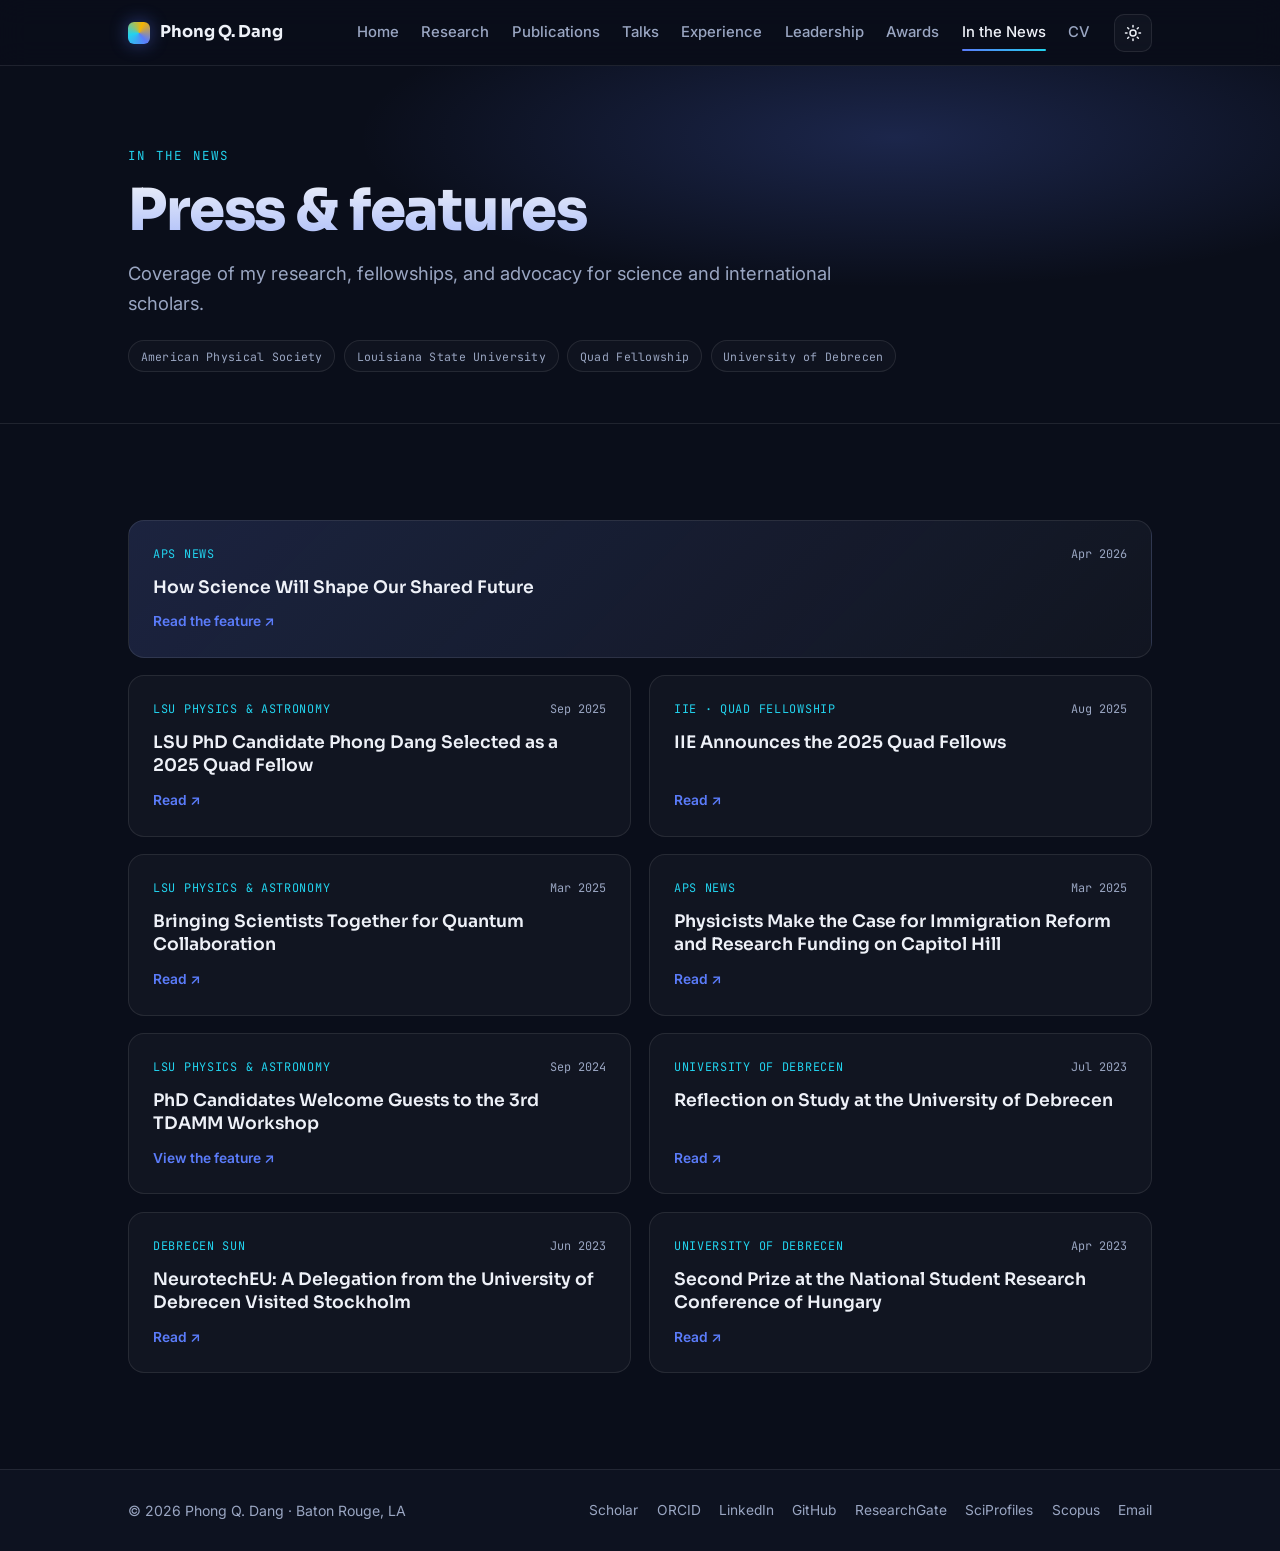
<file: news.html>
<!DOCTYPE html>
<html lang="en" data-theme="dark">
<head>
  <meta charset="UTF-8" />
  <meta name="viewport" content="width=device-width, initial-scale=1.0" />
  <title>In the News — Phong Q. Dang</title>
  <meta name="description" content="Media features and press coverage of Phong Q. Dang's research, fellowships, and advocacy." />
  <link rel="preconnect" href="https://fonts.googleapis.com" />
  <link rel="preconnect" href="https://fonts.gstatic.com" crossorigin />
  <link href="https://fonts.googleapis.com/css2?family=Sora:wght@400;500;600;700;800&amp;family=Inter:wght@400;500;600&amp;family=JetBrains+Mono:wght@400;500&amp;display=swap" rel="stylesheet" />
  <link rel="icon" type="image/svg+xml" href="assets/favicon.svg" />
  <meta name="theme-color" content="#0a0e1a" />
  <meta property="og:type" content="website" />
  <meta property="og:site_name" content="Phong Q. Dang" />
  <meta property="og:title" content="In the News — Phong Q. Dang" />
  <meta property="og:description" content="Media features and press coverage of Phong Q. Dang's research, fellowships, and advocacy." />
  <meta property="og:url" content="https://phongdang14.github.io/news.html" />
  <meta property="og:image" content="https://phongdang14.github.io/assets/img/og-image.png" />
  <meta property="og:image:width" content="1200" />
  <meta property="og:image:height" content="630" />
  <meta name="twitter:card" content="summary_large_image" />
  <meta name="twitter:title" content="In the News — Phong Q. Dang" />
  <meta name="twitter:description" content="Media features and press coverage of Phong Q. Dang's research, fellowships, and advocacy." />
  <meta name="twitter:image" content="https://phongdang14.github.io/assets/img/og-image.png" />
  <link rel="stylesheet" href="assets/css/style.css" />
</head>
<body>
  <header class="nav" id="nav">
    <div class="nav__inner">
      <a href="index.html" class="nav__brand"><span class="nav__mark" aria-hidden="true"></span><span>Phong&nbsp;Q.&nbsp;Dang</span></a>
      <nav class="nav__links" aria-label="Primary">
        <a href="index.html">Home</a>
        <a href="research.html">Research</a>
        <a href="publications.html">Publications</a>
        <a href="talks.html">Talks</a>
        <a href="experience.html">Experience</a>
        <a href="leadership.html">Leadership</a>
        <a href="awards.html">Awards</a>
        <a href="news.html" class="is-active">In the News</a>
        <a href="assets/Phong_Dang_CV.pdf" target="_blank" rel="noopener">CV</a>
      </nav>
      <div class="nav__right">
        <button class="theme-toggle" id="themeToggle" aria-label="Toggle light and dark theme">
          <svg class="theme-toggle__sun" viewBox="0 0 24 24" width="18" height="18" fill="none" stroke="currentColor" stroke-width="2" stroke-linecap="round"><circle cx="12" cy="12" r="4"/><path d="M12 2v2M12 20v2M4.9 4.9l1.4 1.4M17.7 17.7l1.4 1.4M2 12h2M20 12h2M4.9 19.1l1.4-1.4M17.7 6.3l1.4-1.4"/></svg>
          <svg class="theme-toggle__moon" viewBox="0 0 24 24" width="18" height="18" fill="none" stroke="currentColor" stroke-width="2" stroke-linecap="round"><path d="M21 12.8A9 9 0 1 1 11.2 3a7 7 0 0 0 9.8 9.8z"/></svg>
        </button>
        <button class="nav__burger" id="burger" aria-label="Open menu"><span></span><span></span><span></span></button>
      </div>
    </div>
  </header>

  <section class="page-head">
    <div class="page-head__inner">
      <p class="kicker">In the News</p>
      <h1>Press &amp; features</h1>
      <p class="page-head__lede">Coverage of my research, fellowships, and advocacy for science and international scholars.</p>
      <div class="page-meta" aria-label="Featured by"><span>American Physical Society</span><span>Louisiana State University</span><span>Quad Fellowship</span><span>University of Debrecen</span></div>
    </div>
  </section>

  <section class="section">
    <div class="section__inner">
      <div class="news-grid">

        <a class="news-card news-card--feature" href="https://www.aps.org/about/news/2026/04/science-shape-shared-future" target="_blank" rel="noopener">
          <div class="news-card__top"><span class="news-card__src">APS News</span><span class="news-card__date">Apr 2026</span></div>
          <p class="news-card__title">How Science Will Shape Our Shared Future</p>
          <span class="news-card__cta">Read the feature ↗</span>
        </a>

        <a class="news-card" href="https://www.lsu.edu/physics/news/past-releases/2025/phong_dang_ieee_quad_fellow.php" target="_blank" rel="noopener">
          <div class="news-card__top"><span class="news-card__src">LSU Physics &amp; Astronomy</span><span class="news-card__date">Sep 2025</span></div>
          <p class="news-card__title">LSU PhD Candidate Phong Dang Selected as a 2025 Quad Fellow</p>
          <span class="news-card__cta">Read ↗</span>
        </a>

        <a class="news-card" href="https://www.iie.org/news/iie-announces-2025-quad-fellows/" target="_blank" rel="noopener">
          <div class="news-card__top"><span class="news-card__src">IIE · Quad Fellowship</span><span class="news-card__date">Aug 2025</span></div>
          <p class="news-card__title">IIE Announces the 2025 Quad Fellows</p>
          <span class="news-card__cta">Read ↗</span>
        </a>

        <a class="news-card" href="https://www.lsu.edu/physics/news/past-releases/2025/qnet_aps.php" target="_blank" rel="noopener">
          <div class="news-card__top"><span class="news-card__src">LSU Physics &amp; Astronomy</span><span class="news-card__date">Mar 2025</span></div>
          <p class="news-card__title">Bringing Scientists Together for Quantum Collaboration</p>
          <span class="news-card__cta">Read ↗</span>
        </a>

        <a class="news-card" href="https://www.aps.org/apsnews/2025/03/case-immigration-reform-funding" target="_blank" rel="noopener">
          <div class="news-card__top"><span class="news-card__src">APS News</span><span class="news-card__date">Mar 2025</span></div>
          <p class="news-card__title">Physicists Make the Case for Immigration Reform and Research Funding on Capitol Hill</p>
          <span class="news-card__cta">Read ↗</span>
        </a>

        <a class="news-card" href="https://www.instagram.com/p/DARbQxDSiiZ/?igsh=MWM5d2diZ2x5bjFoMQ==" target="_blank" rel="noopener">
          <div class="news-card__top"><span class="news-card__src">LSU Physics &amp; Astronomy</span><span class="news-card__date">Sep 2024</span></div>
          <p class="news-card__title">PhD Candidates Welcome Guests to the 3rd TDAMM Workshop</p>
          <span class="news-card__cta">View the feature ↗</span>
        </a>

        <a class="news-card" href="https://duhocdebrecen.edu.vn/cam-nhan.html" target="_blank" rel="noopener">
          <div class="news-card__top"><span class="news-card__src">University of Debrecen</span><span class="news-card__date">Jul 2023</span></div>
          <p class="news-card__title">Reflection on Study at the University of Debrecen</p>
          <span class="news-card__cta">Read ↗</span>
        </a>

        <a class="news-card" href="https://www.debrecensun.hu/uni/2023/06/15/neurotecheu-a-delegation-from-the-university-of-debrecen-visited-stockholm/" target="_blank" rel="noopener">
          <div class="news-card__top"><span class="news-card__src">Debrecen Sun</span><span class="news-card__date">Jun 2023</span></div>
          <p class="news-card__title">NeurotechEU: A Delegation from the University of Debrecen Visited Stockholm</p>
          <span class="news-card__cta">Read ↗</span>
        </a>

        <a class="news-card" href="https://www.facebook.com/share/p/1D2pM5fn4U/" target="_blank" rel="noopener">
          <div class="news-card__top"><span class="news-card__src">University of Debrecen</span><span class="news-card__date">Apr 2023</span></div>
          <p class="news-card__title">Second Prize at the National Student Research Conference of Hungary</p>
          <span class="news-card__cta">Read ↗</span>
        </a>

      </div>
    </div>
  </section>

  <footer class="footer">
    <div class="footer__inner">
      <p>© <span class="year"></span> Phong Q. Dang · Baton Rouge, LA</p>
      <nav class="footer__links" aria-label="Footer">
        <a href="https://scholar.google.com/citations?user=sfbEbZEAAAAJ&amp;hl=en" target="_blank" rel="noopener">Scholar</a>
        <a href="https://orcid.org/0009-0002-7066-3988" target="_blank" rel="noopener">ORCID</a>
        <a href="https://www.linkedin.com/in/phong-dang-b5a795227/" target="_blank" rel="noopener">LinkedIn</a>
        <a href="https://github.com/phongdang14" target="_blank" rel="noopener">GitHub</a>
        <a href="https://www.researchgate.net/profile/Phong-Dang-3" target="_blank" rel="noopener">ResearchGate</a>
        <a href="https://sciprofiles.com/profile/3279853" target="_blank" rel="noopener">SciProfiles</a>
        <a href="https://www.scopus.com/authid/detail.uri?authorId=58286674400" target="_blank" rel="noopener">Scopus</a>
        <a href="mailto:pdang5@lsu.edu">Email</a>
      </nav>
    </div>
  </footer>

  <script src="assets/js/main.js"></script>
</body>
</html>
</file>
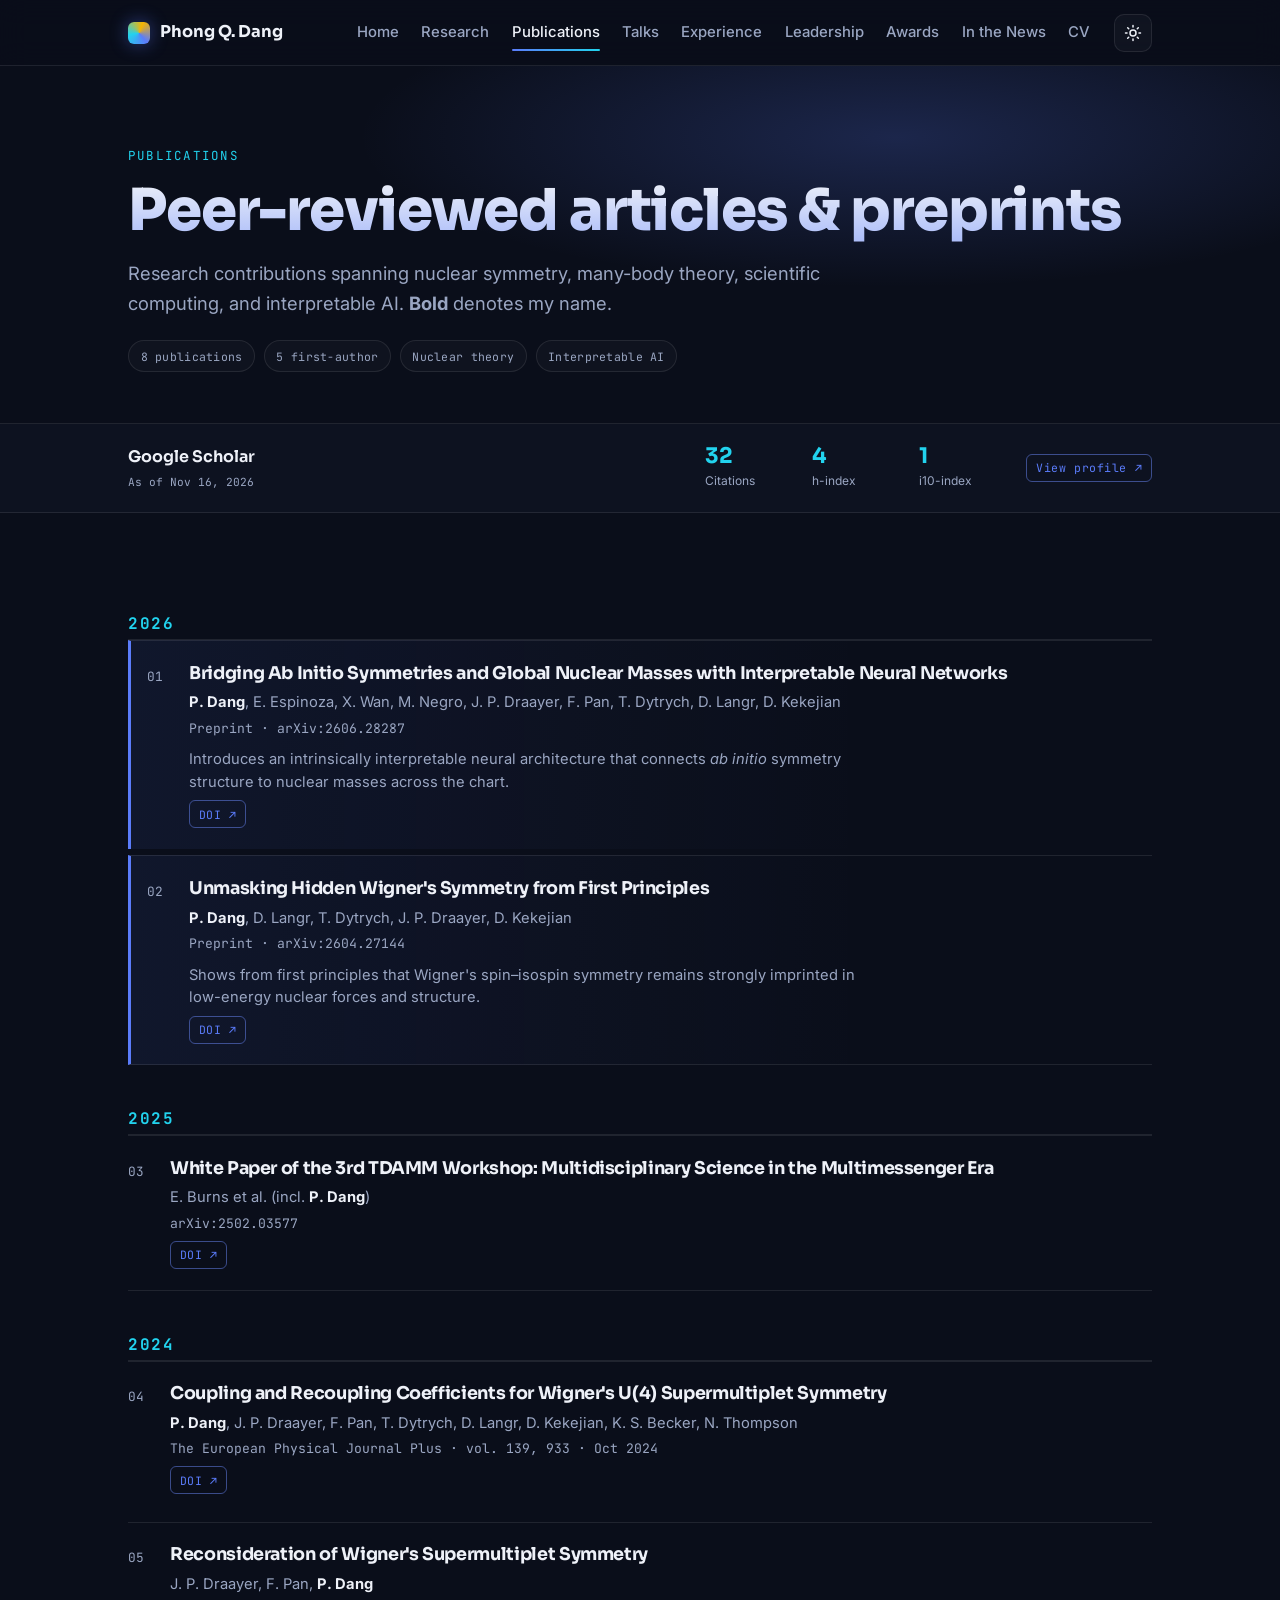
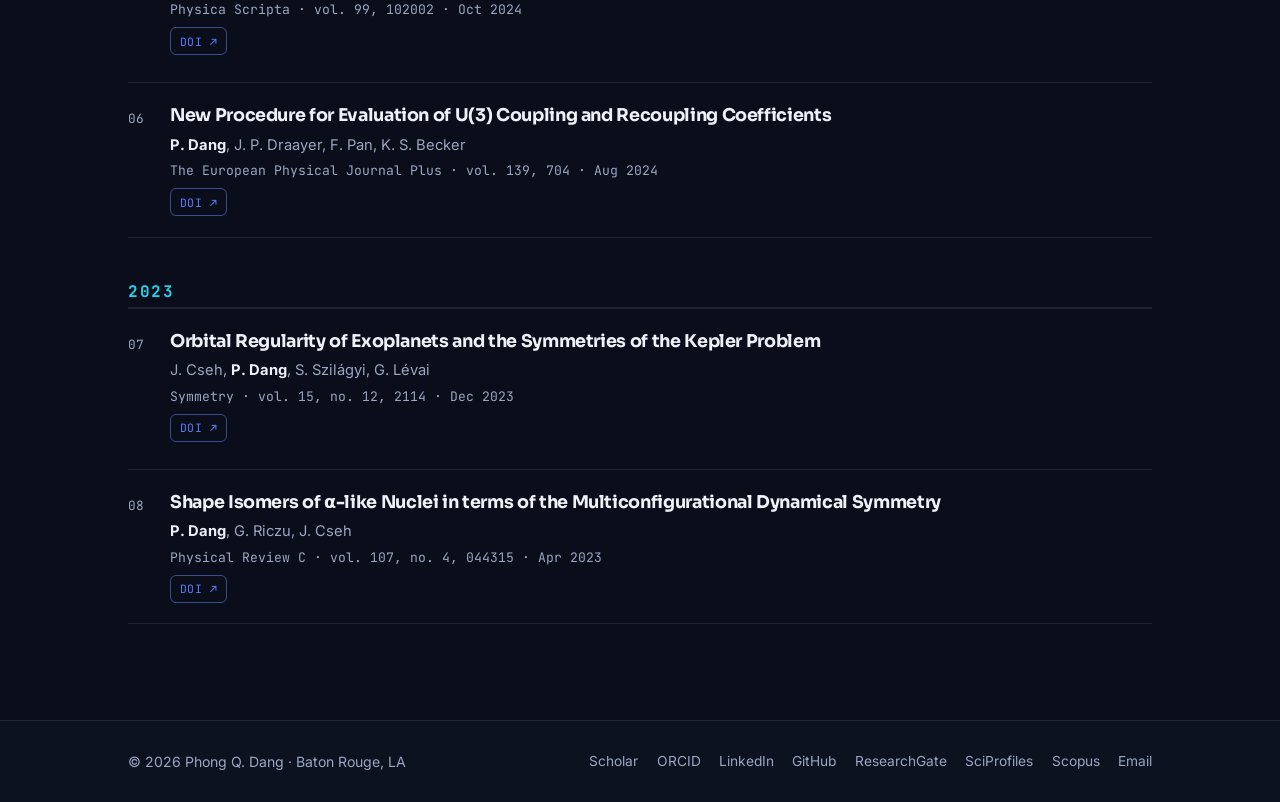
<file: publications.html>
<!DOCTYPE html>
<html lang="en" data-theme="dark">
<head>
  <meta charset="UTF-8" />
  <meta name="viewport" content="width=device-width, initial-scale=1.0" />
  <title>Publications — Phong Q. Dang</title>
  <meta name="description" content="Peer-reviewed publications and preprints by Phong Q. Dang in nuclear structure theory and machine learning." />
  <link rel="preconnect" href="https://fonts.googleapis.com" />
  <link rel="preconnect" href="https://fonts.gstatic.com" crossorigin />
  <link href="https://fonts.googleapis.com/css2?family=Sora:wght@400;500;600;700;800&amp;family=Inter:wght@400;500;600&amp;family=JetBrains+Mono:wght@400;500&amp;display=swap" rel="stylesheet" />
  <link rel="icon" type="image/svg+xml" href="assets/favicon.svg" />
  <meta name="theme-color" content="#0a0e1a" />
  <meta property="og:type" content="website" />
  <meta property="og:site_name" content="Phong Q. Dang" />
  <meta property="og:title" content="Publications — Phong Q. Dang" />
  <meta property="og:description" content="Peer-reviewed publications and preprints by Phong Q. Dang in nuclear structure theory and machine learning." />
  <meta property="og:url" content="https://phongdang14.github.io/publications.html" />
  <meta property="og:image" content="https://phongdang14.github.io/assets/img/og-image.png" />
  <meta property="og:image:width" content="1200" />
  <meta property="og:image:height" content="630" />
  <meta name="twitter:card" content="summary_large_image" />
  <meta name="twitter:title" content="Publications — Phong Q. Dang" />
  <meta name="twitter:description" content="Peer-reviewed publications and preprints by Phong Q. Dang in nuclear structure theory and machine learning." />
  <meta name="twitter:image" content="https://phongdang14.github.io/assets/img/og-image.png" />
  <link rel="stylesheet" href="assets/css/style.css" />
</head>
<body>
  <header class="nav" id="nav">
    <div class="nav__inner">
      <a href="index.html" class="nav__brand"><span class="nav__mark" aria-hidden="true"></span><span>Phong&nbsp;Q.&nbsp;Dang</span></a>
      <nav class="nav__links" aria-label="Primary">
        <a href="index.html">Home</a>
        <a href="research.html">Research</a>
        <a href="publications.html" class="is-active">Publications</a>
        <a href="talks.html">Talks</a>
        <a href="experience.html">Experience</a>
        <a href="leadership.html">Leadership</a>
        <a href="awards.html">Awards</a>
        <a href="news.html">In the News</a>
        <a href="assets/Phong_Dang_CV.pdf" target="_blank" rel="noopener">CV</a>
      </nav>
      <div class="nav__right">
        <button class="theme-toggle" id="themeToggle" aria-label="Toggle light and dark theme">
          <svg class="theme-toggle__sun" viewBox="0 0 24 24" width="18" height="18" fill="none" stroke="currentColor" stroke-width="2" stroke-linecap="round"><circle cx="12" cy="12" r="4"/><path d="M12 2v2M12 20v2M4.9 4.9l1.4 1.4M17.7 17.7l1.4 1.4M2 12h2M20 12h2M4.9 19.1l1.4-1.4M17.7 6.3l1.4-1.4"/></svg>
          <svg class="theme-toggle__moon" viewBox="0 0 24 24" width="18" height="18" fill="none" stroke="currentColor" stroke-width="2" stroke-linecap="round"><path d="M21 12.8A9 9 0 1 1 11.2 3a7 7 0 0 0 9.8 9.8z"/></svg>
        </button>
        <button class="nav__burger" id="burger" aria-label="Open menu"><span></span><span></span><span></span></button>
      </div>
    </div>
  </header>

  <section class="page-head">
    <div class="page-head__inner">
      <p class="kicker">Publications</p>
      <h1>Peer-reviewed articles &amp; preprints</h1>
      <p class="page-head__lede">Research contributions spanning nuclear symmetry, many-body theory,
        scientific computing, and interpretable AI. <strong>Bold</strong> denotes my name.</p>
      <div class="page-meta" aria-label="Publication profile"><span>8 publications</span><span>5 first-author</span><span>Nuclear theory</span><span>Interpretable AI</span></div>
    </div>
  </section>

  <aside class="scholar-bar" aria-label="Google Scholar metrics">
    <div class="scholar-bar__inner">
      <div class="scholar-bar__label"><span>Google Scholar</span><small>As of <span data-scholar-updated>9 Sep 2026</span></small></div>
      <div class="scholar-metric"><strong data-scholar-stat="citations">29</strong><span>Citations</span></div>
      <div class="scholar-metric"><strong data-scholar-stat="h_index">3</strong><span>h-index</span></div>
      <div class="scholar-metric"><strong data-scholar-stat="i10_index">1</strong><span>i10-index</span></div>
      <a class="badge badge--link" href="https://scholar.google.com/citations?user=sfbEbZEAAAAJ&amp;hl=en" target="_blank" rel="noopener">View profile ↗</a>
    </div>
  </aside>

  <section class="section">
    <div class="section__inner">

      <h2 class="year-head">2026</h2>
      <ol class="pubs pubs--list">
        <li class="pub pub--featured">
          <span class="pub__idx">01</span>
          <div class="pub__body">
            <h3>Bridging Ab Initio Symmetries and Global Nuclear Masses with Interpretable Neural Networks</h3>
            <p class="pub__authors"><strong>P. Dang</strong>, E. Espinoza, X. Wan, M. Negro, J. P. Draayer, F. Pan, T. Dytrych, D. Langr, D. Kekejian</p>
            <p class="pub__venue">Preprint · arXiv:2606.28287</p>
            <p class="pub__note">Introduces an intrinsically interpretable neural architecture that connects <em>ab initio</em> symmetry structure to nuclear masses across the chart.</p>
            <div class="pub__links"><a class="badge badge--link" href="https://doi.org/10.48550/arXiv.2606.28287" target="_blank" rel="noopener">DOI ↗</a></div>
          </div>
        </li>
        <li class="pub pub--featured">
          <span class="pub__idx">02</span>
          <div class="pub__body">
            <h3>Unmasking Hidden Wigner's Symmetry from First Principles</h3>
            <p class="pub__authors"><strong>P. Dang</strong>, D. Langr, T. Dytrych, J. P. Draayer, D. Kekejian</p>
            <p class="pub__venue">Preprint · arXiv:2604.27144</p>
            <p class="pub__note">Shows from first principles that Wigner's spin–isospin symmetry remains strongly imprinted in low-energy nuclear forces and structure.</p>
            <div class="pub__links"><a class="badge badge--link" href="https://doi.org/10.48550/arXiv.2604.27144" target="_blank" rel="noopener">DOI ↗</a></div>
          </div>
        </li>
      </ol>

      <h2 class="year-head">2025</h2>
      <ol class="pubs pubs--list">
        <li class="pub">
          <span class="pub__idx">03</span>
          <div class="pub__body">
            <h3>White Paper of the 3rd TDAMM Workshop: Multidisciplinary Science in the Multimessenger Era</h3>
            <p class="pub__authors">E. Burns et al. (incl. <strong>P. Dang</strong>)</p>
            <p class="pub__venue">arXiv:2502.03577</p>
            <div class="pub__links"><a class="badge badge--link" href="https://doi.org/10.48550/arXiv.2502.03577" target="_blank" rel="noopener">DOI ↗</a></div>
          </div>
        </li>
      </ol>

      <h2 class="year-head">2024</h2>
      <ol class="pubs pubs--list">
        <li class="pub">
          <span class="pub__idx">04</span>
          <div class="pub__body">
            <h3>Coupling and Recoupling Coefficients for Wigner's U(4) Supermultiplet Symmetry</h3>
            <p class="pub__authors"><strong>P. Dang</strong>, J. P. Draayer, F. Pan, T. Dytrych, D. Langr, D. Kekejian, K. S. Becker, N. Thompson</p>
            <p class="pub__venue">The European Physical Journal Plus · vol. 139, 933 · Oct 2024</p>
            <div class="pub__links"><a class="badge badge--link" href="https://link.springer.com/article/10.1140/epjp/s13360-024-05581-6" target="_blank" rel="noopener">DOI ↗</a></div>
          </div>
        </li>
        <li class="pub">
          <span class="pub__idx">05</span>
          <div class="pub__body">
            <h3>Reconsideration of Wigner's Supermultiplet Symmetry</h3>
            <p class="pub__authors">J. P. Draayer, F. Pan, <strong>P. Dang</strong></p>
            <p class="pub__venue">Physica Scripta · vol. 99, 102002 · Oct 2024</p>
            <div class="pub__links"><a class="badge badge--link" href="https://iopscience.iop.org/article/10.1088/1402-4896/ad72af" target="_blank" rel="noopener">DOI ↗</a></div>
          </div>
        </li>
        <li class="pub">
          <span class="pub__idx">06</span>
          <div class="pub__body">
            <h3>New Procedure for Evaluation of U(3) Coupling and Recoupling Coefficients</h3>
            <p class="pub__authors"><strong>P. Dang</strong>, J. P. Draayer, F. Pan, K. S. Becker</p>
            <p class="pub__venue">The European Physical Journal Plus · vol. 139, 704 · Aug 2024</p>
            <div class="pub__links"><a class="badge badge--link" href="https://doi.org/10.1140/epjp/s13360-024-05501-8" target="_blank" rel="noopener">DOI ↗</a></div>
          </div>
        </li>
      </ol>

      <h2 class="year-head">2023</h2>
      <ol class="pubs pubs--list">
        <li class="pub">
          <span class="pub__idx">07</span>
          <div class="pub__body">
            <h3>Orbital Regularity of Exoplanets and the Symmetries of the Kepler Problem</h3>
            <p class="pub__authors">J. Cseh, <strong>P. Dang</strong>, S. Szilágyi, G. Lévai</p>
            <p class="pub__venue">Symmetry · vol. 15, no. 12, 2114 · Dec 2023</p>
            <div class="pub__links"><a class="badge badge--link" href="https://doi.org/10.3390/sym15122114" target="_blank" rel="noopener">DOI ↗</a></div>
          </div>
        </li>
        <li class="pub">
          <span class="pub__idx">08</span>
          <div class="pub__body">
            <h3>Shape Isomers of α-like Nuclei in terms of the Multiconfigurational Dynamical Symmetry</h3>
            <p class="pub__authors"><strong>P. Dang</strong>, G. Riczu, J. Cseh</p>
            <p class="pub__venue">Physical Review C · vol. 107, no. 4, 044315 · Apr 2023</p>
            <div class="pub__links"><a class="badge badge--link" href="https://link.aps.org/doi/10.1103/PhysRevC.107.044315" target="_blank" rel="noopener">DOI ↗</a></div>
          </div>
        </li>
      </ol>

    </div>
  </section>

  <footer class="footer">
    <div class="footer__inner">
      <p>© <span class="year"></span> Phong Q. Dang · Baton Rouge, LA</p>
      <nav class="footer__links" aria-label="Footer">
        <a href="https://scholar.google.com/citations?user=sfbEbZEAAAAJ&amp;hl=en" target="_blank" rel="noopener">Scholar</a>
        <a href="https://orcid.org/0009-0002-7066-3988" target="_blank" rel="noopener">ORCID</a>
        <a href="https://www.linkedin.com/in/phong-dang-b5a795227/" target="_blank" rel="noopener">LinkedIn</a>
        <a href="https://github.com/phongdang14" target="_blank" rel="noopener">GitHub</a>
        <a href="https://www.researchgate.net/profile/Phong-Dang-3" target="_blank" rel="noopener">ResearchGate</a>
        <a href="https://sciprofiles.com/profile/3279853" target="_blank" rel="noopener">SciProfiles</a>
        <a href="https://www.scopus.com/authid/detail.uri?authorId=58286674400" target="_blank" rel="noopener">Scopus</a>
        <a href="mailto:pdang5@lsu.edu">Email</a>
      </nav>
    </div>
  </footer>

  <script src="assets/js/main.js"></script>
</body>
</html>
</file>
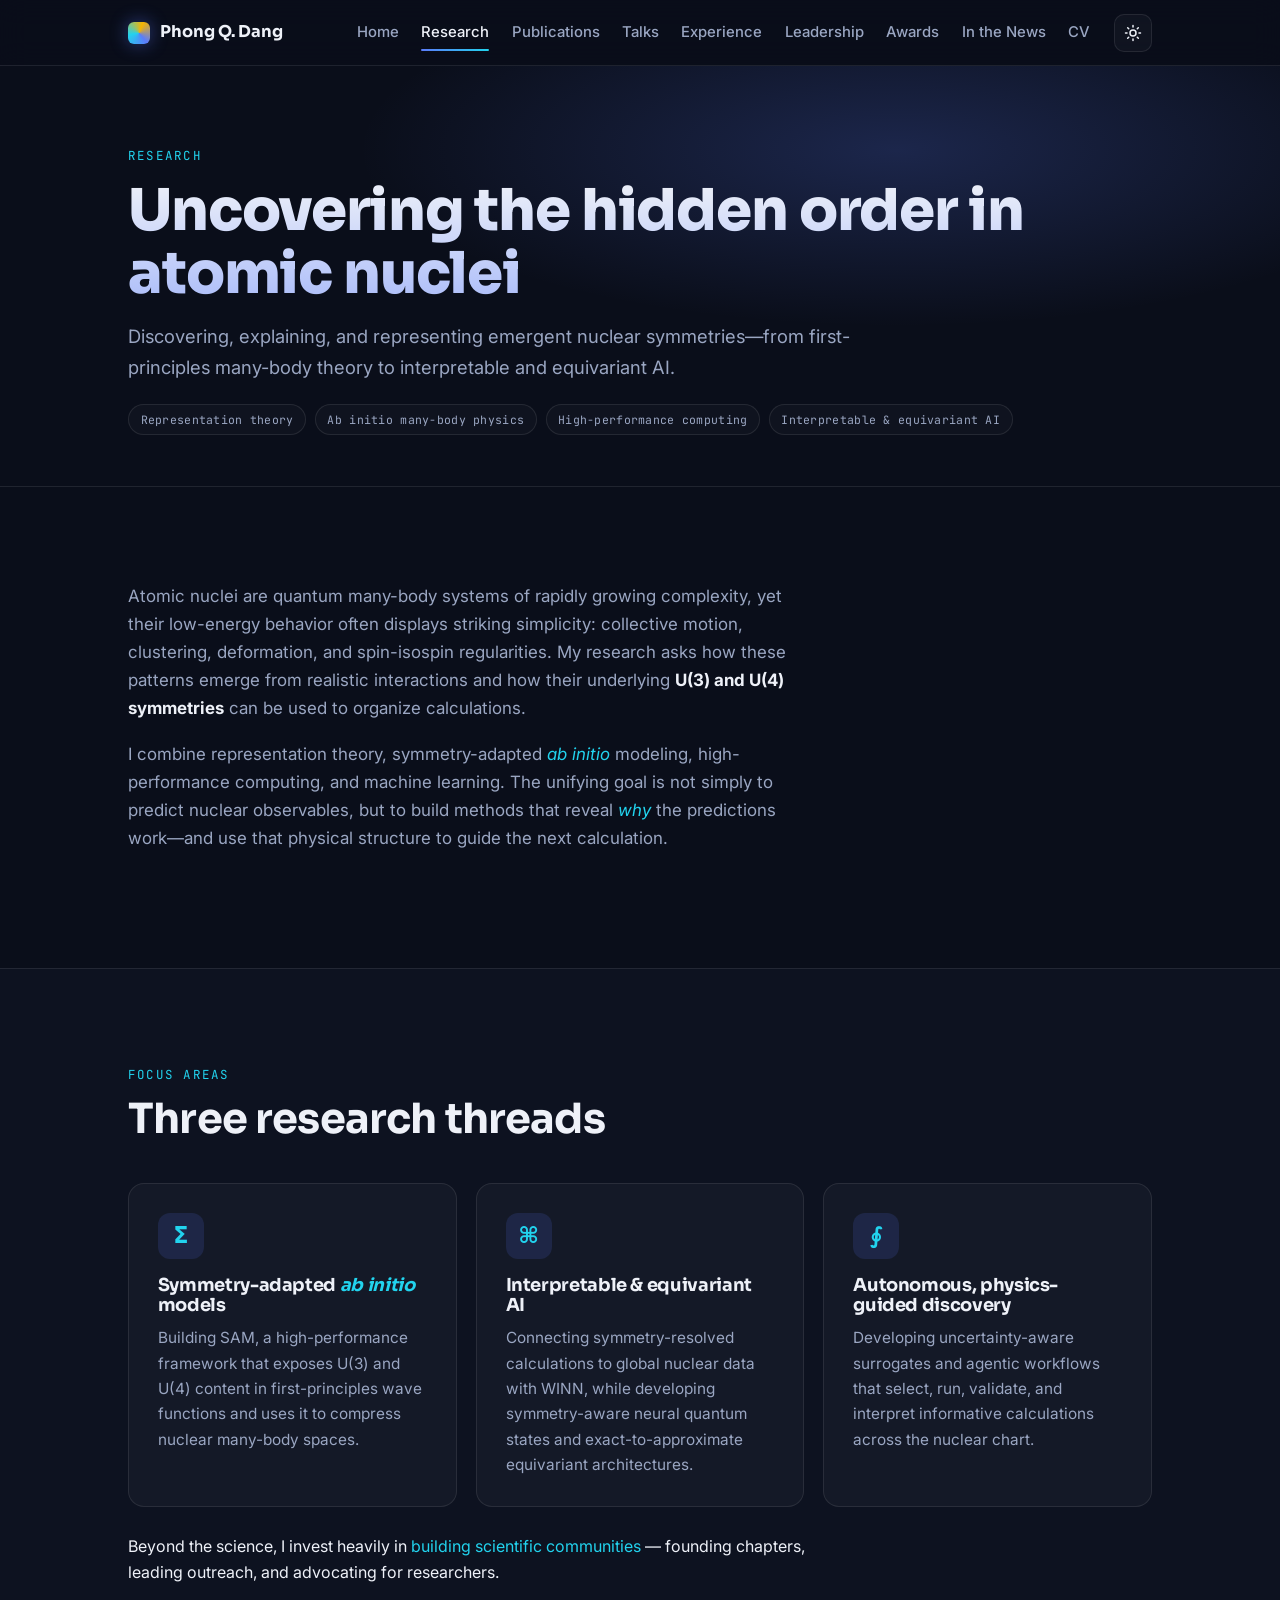
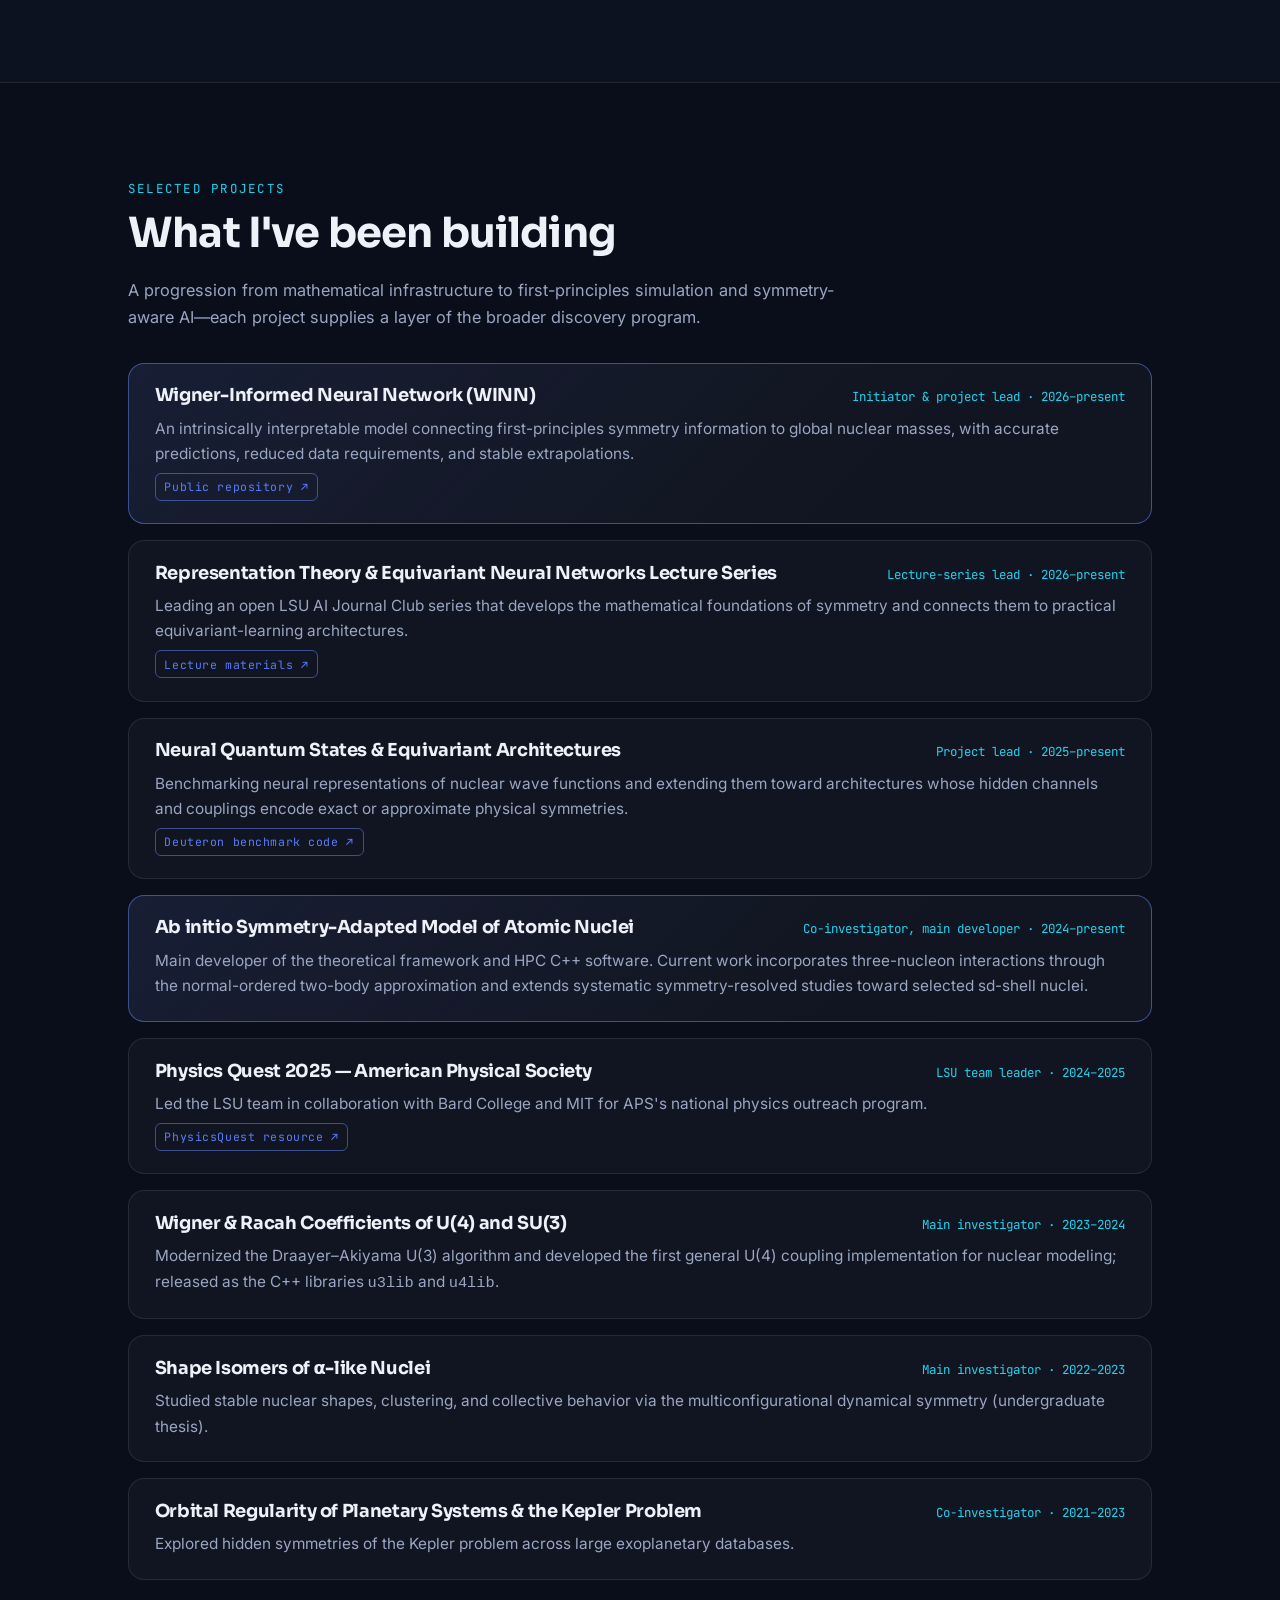
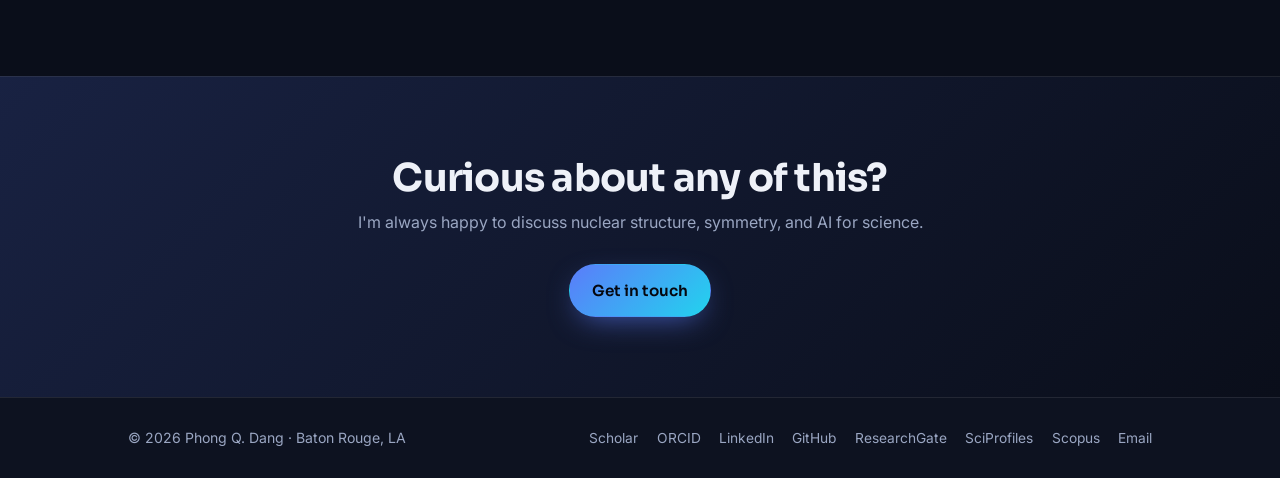
<file: research.html>
<!DOCTYPE html>
<html lang="en" data-theme="dark">
<head>
  <meta charset="UTF-8" />
  <meta name="viewport" content="width=device-width, initial-scale=1.0" />
  <title>Research — Phong Q. Dang</title>
  <meta name="description" content="Phong Q. Dang's research in symmetry-adapted ab initio nuclear theory, interpretable and equivariant AI, neural quantum states, and high-performance computing." />
  <link rel="preconnect" href="https://fonts.googleapis.com" />
  <link rel="preconnect" href="https://fonts.gstatic.com" crossorigin />
  <link href="https://fonts.googleapis.com/css2?family=Sora:wght@400;500;600;700;800&amp;family=Inter:wght@400;500;600&amp;family=JetBrains+Mono:wght@400;500&amp;display=swap" rel="stylesheet" />
  <link rel="icon" type="image/svg+xml" href="assets/favicon.svg" />
  <meta name="theme-color" content="#0a0e1a" />
  <meta property="og:type" content="website" />
  <meta property="og:site_name" content="Phong Q. Dang" />
  <meta property="og:title" content="Research — Phong Q. Dang" />
  <meta property="og:description" content="Ab initio symmetry-adapted models of atomic nuclei and interpretable machine learning for nuclear systematics." />
  <meta property="og:url" content="https://phongdang14.github.io/research.html" />
  <meta property="og:image" content="https://phongdang14.github.io/assets/img/og-image.png" />
  <meta property="og:image:width" content="1200" />
  <meta property="og:image:height" content="630" />
  <meta name="twitter:card" content="summary_large_image" />
  <meta name="twitter:title" content="Research — Phong Q. Dang" />
  <meta name="twitter:description" content="Ab initio symmetry-adapted models of atomic nuclei and interpretable machine learning for nuclear systematics." />
  <meta name="twitter:image" content="https://phongdang14.github.io/assets/img/og-image.png" />
  <link rel="stylesheet" href="assets/css/style.css" />
</head>
<body>
  <header class="nav" id="nav">
    <div class="nav__inner">
      <a href="index.html" class="nav__brand"><span class="nav__mark" aria-hidden="true"></span><span>Phong&nbsp;Q.&nbsp;Dang</span></a>
      <nav class="nav__links" aria-label="Primary">
        <a href="index.html">Home</a>
        <a href="research.html" class="is-active">Research</a>
        <a href="publications.html">Publications</a>
        <a href="talks.html">Talks</a>
        <a href="experience.html">Experience</a>
        <a href="leadership.html">Leadership</a>
        <a href="awards.html">Awards</a>
        <a href="news.html">In the News</a>
        <a href="assets/Phong_Dang_CV.pdf" target="_blank" rel="noopener">CV</a>
      </nav>
      <div class="nav__right">
        <button class="theme-toggle" id="themeToggle" aria-label="Toggle light and dark theme">
          <svg class="theme-toggle__sun" viewBox="0 0 24 24" width="18" height="18" fill="none" stroke="currentColor" stroke-width="2" stroke-linecap="round"><circle cx="12" cy="12" r="4"/><path d="M12 2v2M12 20v2M4.9 4.9l1.4 1.4M17.7 17.7l1.4 1.4M2 12h2M20 12h2M4.9 19.1l1.4-1.4M17.7 6.3l1.4-1.4"/></svg>
          <svg class="theme-toggle__moon" viewBox="0 0 24 24" width="18" height="18" fill="none" stroke="currentColor" stroke-width="2" stroke-linecap="round"><path d="M21 12.8A9 9 0 1 1 11.2 3a7 7 0 0 0 9.8 9.8z"/></svg>
        </button>
        <button class="nav__burger" id="burger" aria-label="Open menu"><span></span><span></span><span></span></button>
      </div>
    </div>
  </header>

  <section class="page-head">
    <div class="page-head__inner">
      <p class="kicker">Research</p>
      <h1>Uncovering the hidden order in atomic nuclei</h1>
      <p class="page-head__lede">Discovering, explaining, and representing emergent nuclear symmetries—from
        first-principles many-body theory to interpretable and equivariant AI.</p>
      <div class="page-meta" aria-label="Research strengths"><span>Representation theory</span><span>Ab initio many-body physics</span><span>High-performance computing</span><span>Interpretable &amp; equivariant AI</span></div>
    </div>
  </section>

  <section class="section">
    <div class="section__inner">
      <div class="prose">
        <p>Atomic nuclei are quantum many-body systems of rapidly growing complexity, yet their low-energy
          behavior often displays striking simplicity: collective motion, clustering, deformation, and
          spin-isospin regularities. My research asks how these patterns emerge from realistic interactions
          and how their underlying <strong>U(3) and U(4) symmetries</strong> can be used to organize calculations.</p>
        <p>I combine representation theory, symmetry-adapted <em>ab initio</em> modeling, high-performance
          computing, and machine learning. The unifying goal is not simply to predict nuclear observables,
          but to build methods that reveal <em>why</em> the predictions work—and use that physical structure
          to guide the next calculation.</p>
      </div>
    </div>
  </section>

  <section class="section section--alt">
    <div class="section__inner">
      <p class="kicker">Focus areas</p>
      <h2 class="section__title">Three research threads</h2>
      <div class="cards">
        <article class="card">
          <div class="card__glyph">Σ</div>
          <h3>Symmetry-adapted <em>ab initio</em> models</h3>
          <p>Building SAM, a high-performance framework that exposes U(3) and U(4) content in
             first-principles wave functions and uses it to compress nuclear many-body spaces.</p>
        </article>
        <article class="card">
          <div class="card__glyph">⌘</div>
          <h3>Interpretable &amp; equivariant AI</h3>
          <p>Connecting symmetry-resolved calculations to global nuclear data with WINN, while developing
             symmetry-aware neural quantum states and exact-to-approximate equivariant architectures.</p>
        </article>
        <article class="card">
          <div class="card__glyph">∮</div>
          <h3>Autonomous, physics-guided discovery</h3>
          <p>Developing uncertainty-aware surrogates and agentic workflows that select, run, validate, and
             interpret informative calculations across the nuclear chart.</p>
        </article>
      </div>
      <p class="prose" style="margin-top:1.6rem">Beyond the science, I invest heavily in
        <a href="leadership.html" style="color:var(--accent-2)">building scientific communities</a> —
        founding chapters, leading outreach, and advocating for researchers.</p>
    </div>
  </section>

  <section class="section">
    <div class="section__inner">
      <p class="kicker">Selected projects</p>
      <h2 class="section__title">What I've been building</h2>
      <p class="section__intro">A progression from mathematical infrastructure to first-principles simulation and symmetry-aware AI—each project supplies a layer of the broader discovery program.</p>
      <div class="projects">
        <article class="project project--featured">
          <div class="project__top"><h3>Wigner-Informed Neural Network (WINN)</h3><span class="project__role">Initiator &amp; project lead · 2026–present</span></div>
          <p>An intrinsically interpretable model connecting first-principles symmetry information to global
             nuclear masses, with accurate predictions, reduced data requirements, and stable extrapolations.</p>
          <div class="pub__links"><a class="badge badge--link" href="https://github.com/phongdang14/Wigner-mass-public" target="_blank" rel="noopener">Public repository ↗</a></div>
        </article>
        <article class="project">
          <div class="project__top"><h3>Representation Theory &amp; Equivariant Neural Networks Lecture Series</h3><span class="project__role">Lecture-series lead · 2026–present</span></div>
          <p>Leading an open LSU AI Journal Club series that develops the mathematical foundations of
             symmetry and connects them to practical equivariant-learning architectures.</p>
          <div class="pub__links"><a class="badge badge--link" href="https://github.com/phongdang14/LSU_AI_JC_ENN_Lectures" target="_blank" rel="noopener">Lecture materials ↗</a></div>
        </article>
        <article class="project">
          <div class="project__top"><h3>Neural Quantum States &amp; Equivariant Architectures</h3><span class="project__role">Project lead · 2025–present</span></div>
          <p>Benchmarking neural representations of nuclear wave functions and extending them toward
             architectures whose hidden channels and couplings encode exact or approximate physical symmetries.</p>
          <div class="pub__links"><a class="badge badge--link" href="https://github.com/AI-Journal-Club/Second_data_challenge/tree/main/Project3_Nuclear_Physics" target="_blank" rel="noopener">Deuteron benchmark code ↗</a></div>
        </article>
        <article class="project project--featured">
          <div class="project__top"><h3>Ab initio Symmetry-Adapted Model of Atomic Nuclei</h3><span class="project__role">Co-investigator, main developer · 2024–present</span></div>
          <p>Main developer of the theoretical framework and HPC C++ software. Current work incorporates
             three-nucleon interactions through the normal-ordered two-body approximation and extends
             systematic symmetry-resolved studies toward selected sd-shell nuclei.</p>
        </article>
        <article class="project">
          <div class="project__top"><h3>Physics Quest 2025 — American Physical Society</h3><span class="project__role">LSU team leader · 2024–2025</span></div>
          <p>Led the LSU team in collaboration with Bard College and MIT for APS's national physics
             outreach program.</p>
          <div class="pub__links"><a class="badge badge--link" href="https://www.aps.org/learning-resources/photon-frenzy" target="_blank" rel="noopener">PhysicsQuest resource ↗</a></div>
        </article>
        <article class="project">
          <div class="project__top"><h3>Wigner &amp; Racah Coefficients of U(4) and SU(3)</h3><span class="project__role">Main investigator · 2023–2024</span></div>
          <p>Modernized the Draayer–Akiyama U(3) algorithm and developed the first general U(4) coupling
             implementation for nuclear modeling; released as the C++ libraries <code>u3lib</code> and <code>u4lib</code>.</p>
        </article>
        <article class="project">
          <div class="project__top"><h3>Shape Isomers of α-like Nuclei</h3><span class="project__role">Main investigator · 2022–2023</span></div>
          <p>Studied stable nuclear shapes, clustering, and collective behavior via the multiconfigurational
             dynamical symmetry (undergraduate thesis).</p>
        </article>
        <article class="project">
          <div class="project__top"><h3>Orbital Regularity of Planetary Systems &amp; the Kepler Problem</h3><span class="project__role">Co-investigator · 2021–2023</span></div>
          <p>Explored hidden symmetries of the Kepler problem across large exoplanetary databases.</p>
        </article>
      </div>
    </div>
  </section>

  <section class="cta-band">
    <div class="cta-band__inner">
      <h2>Curious about any of this?</h2>
      <p>I'm always happy to discuss nuclear structure, symmetry, and AI for science.</p>
      <a class="btn btn--primary" href="mailto:pdang5@lsu.edu">Get in touch</a>
    </div>
  </section>

  <footer class="footer">
    <div class="footer__inner">
      <p>© <span class="year"></span> Phong Q. Dang · Baton Rouge, LA</p>
      <nav class="footer__links" aria-label="Footer">
        <a href="https://scholar.google.com/citations?user=sfbEbZEAAAAJ&amp;hl=en" target="_blank" rel="noopener">Scholar</a>
        <a href="https://orcid.org/0009-0002-7066-3988" target="_blank" rel="noopener">ORCID</a>
        <a href="https://www.linkedin.com/in/phong-dang-b5a795227/" target="_blank" rel="noopener">LinkedIn</a>
        <a href="https://github.com/phongdang14" target="_blank" rel="noopener">GitHub</a>
        <a href="https://www.researchgate.net/profile/Phong-Dang-3" target="_blank" rel="noopener">ResearchGate</a>
        <a href="https://sciprofiles.com/profile/3279853" target="_blank" rel="noopener">SciProfiles</a>
        <a href="https://www.scopus.com/authid/detail.uri?authorId=58286674400" target="_blank" rel="noopener">Scopus</a>
        <a href="mailto:pdang5@lsu.edu">Email</a>
      </nav>
    </div>
  </footer>

  <script src="assets/js/main.js"></script>
</body>
</html>
</file>
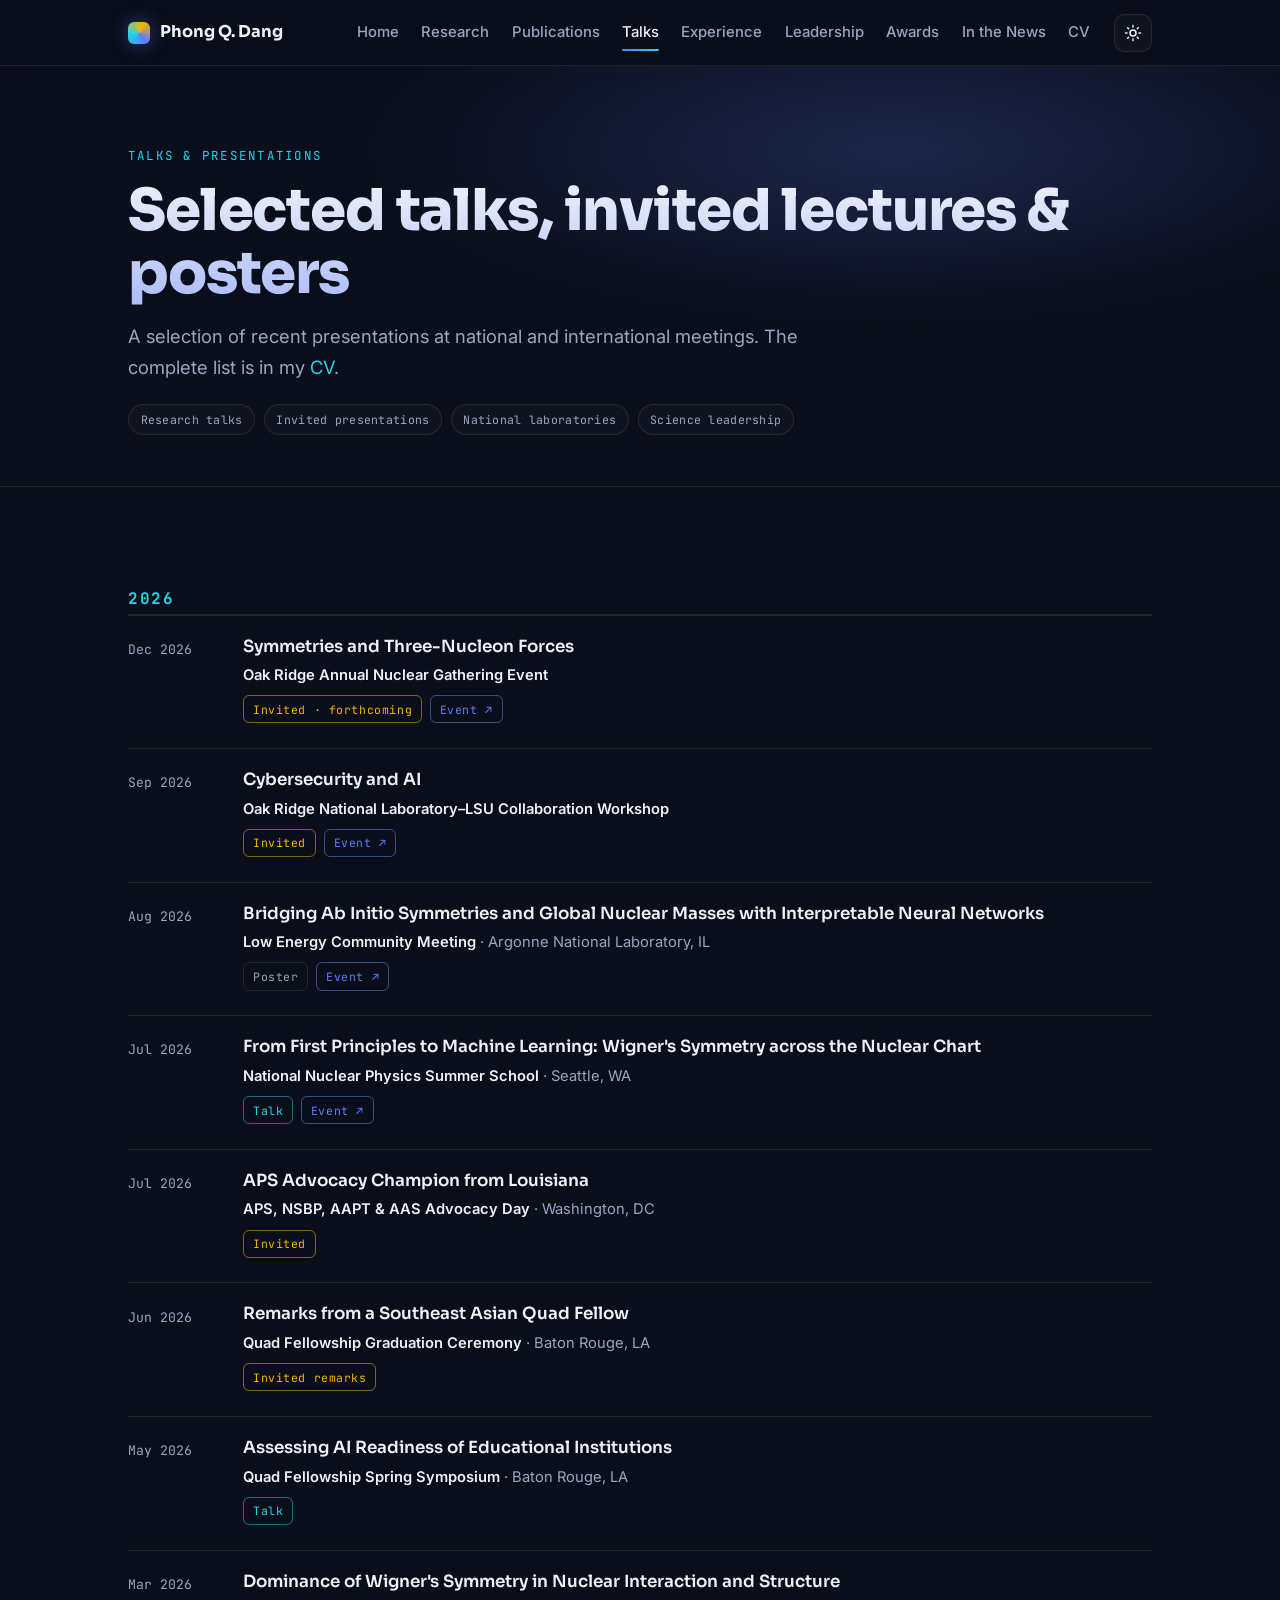
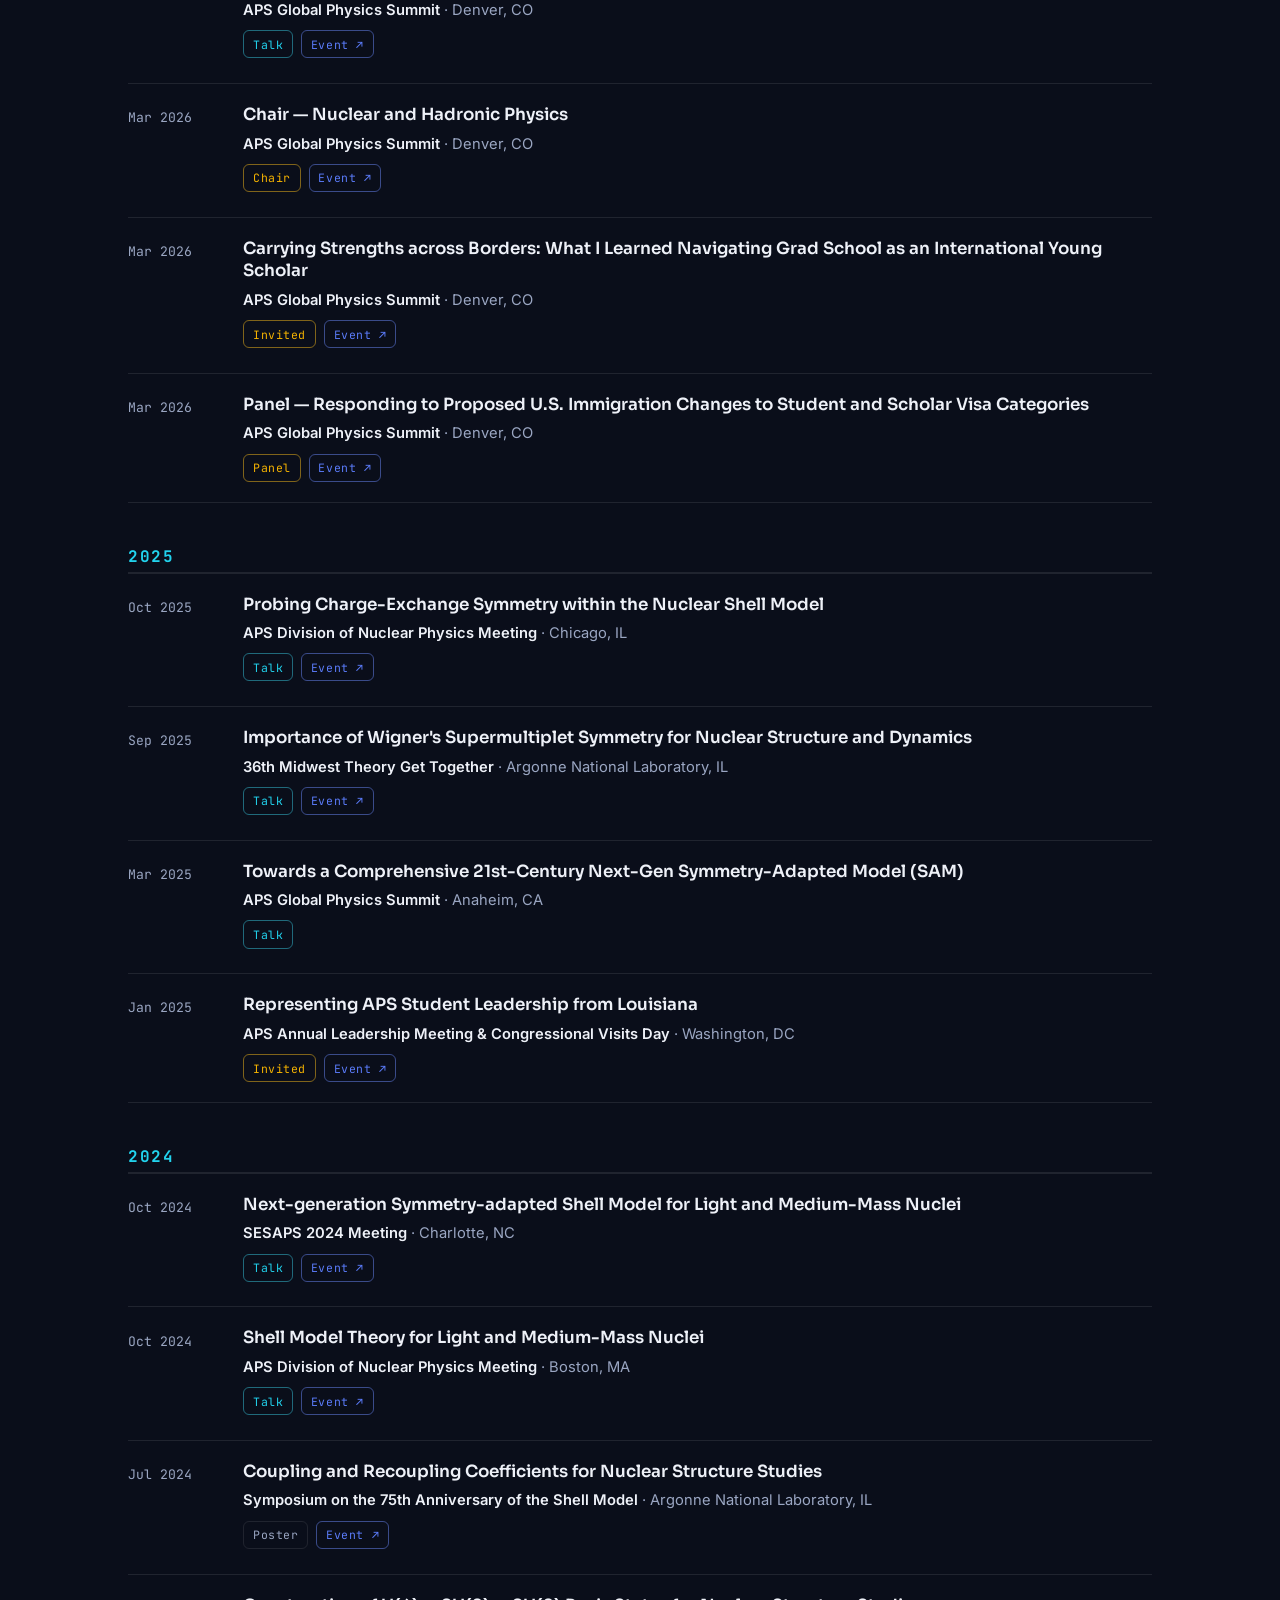
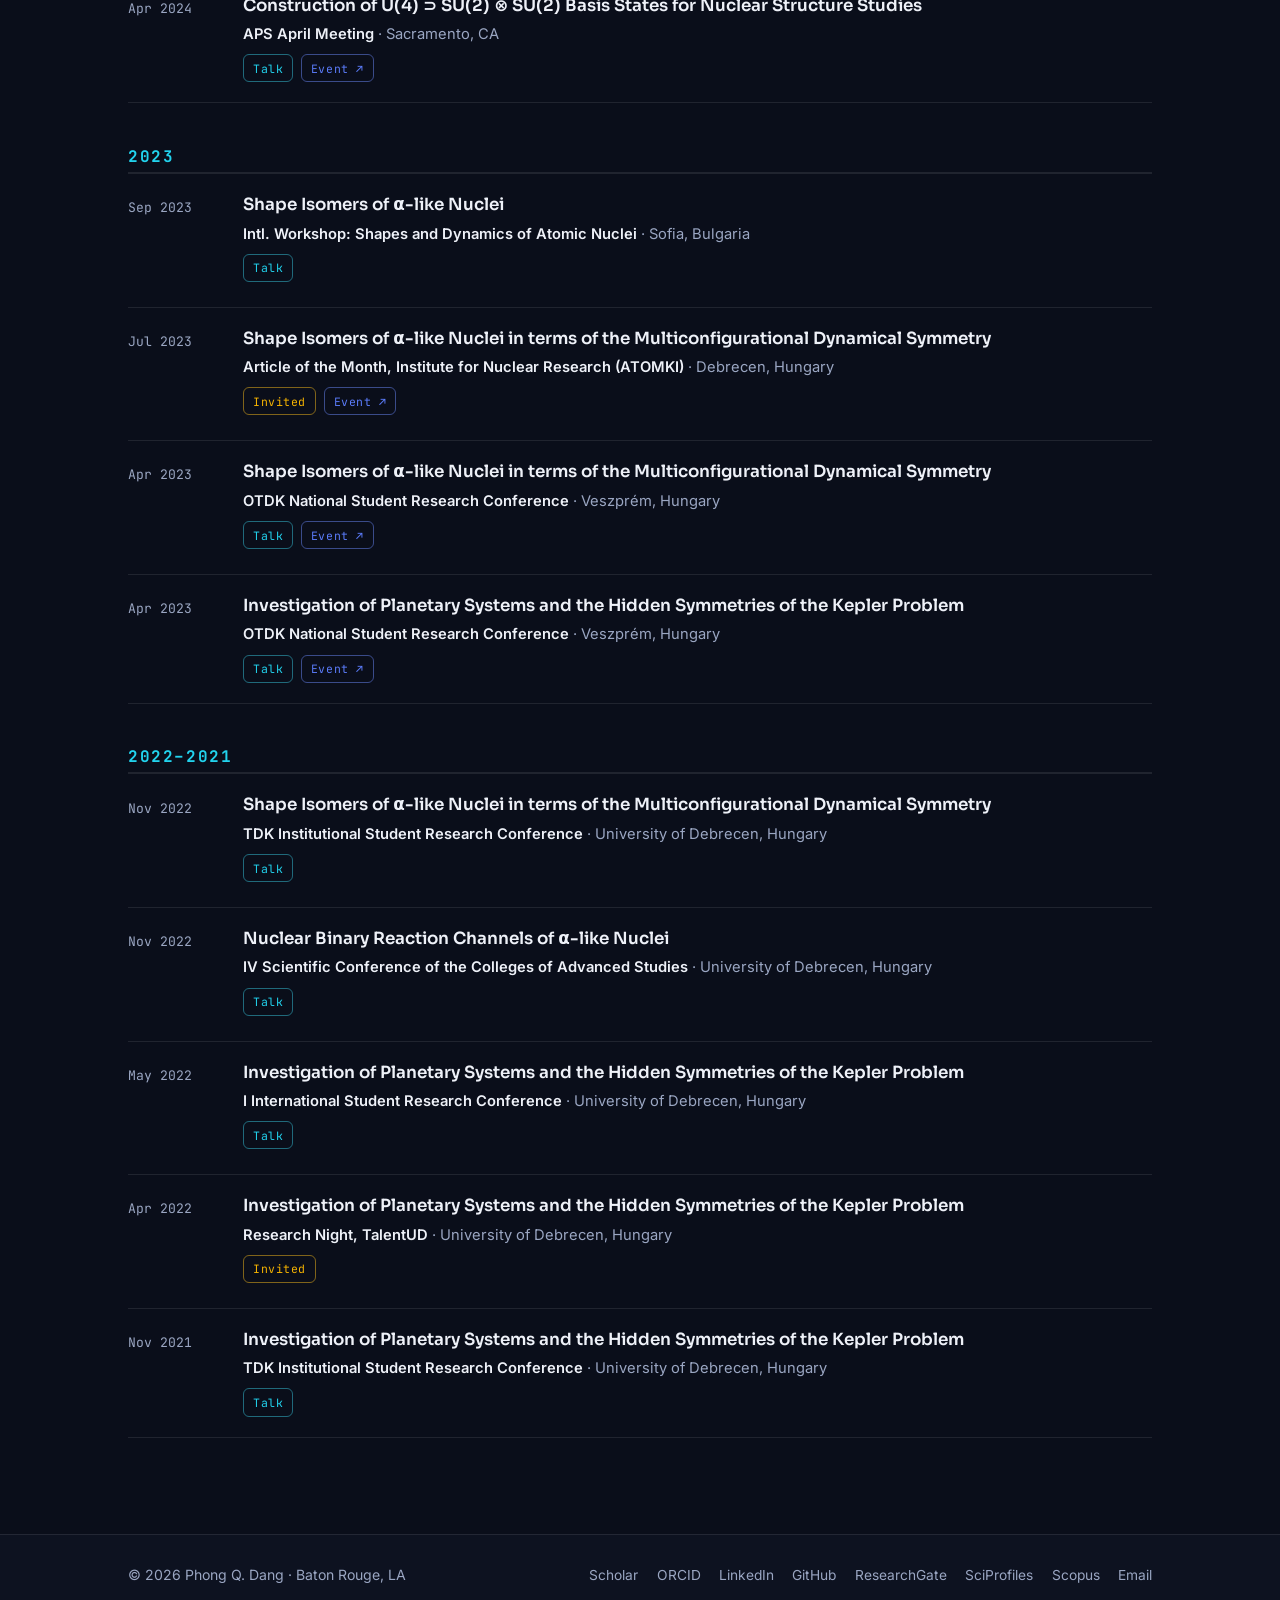
<file: talks.html>
<!DOCTYPE html>
<html lang="en" data-theme="dark">
<head>
  <meta charset="UTF-8" />
  <meta name="viewport" content="width=device-width, initial-scale=1.0" />
  <title>Talks — Phong Q. Dang</title>
  <meta name="description" content="Selected talks, invited presentations, and posters by Phong Q. Dang." />
  <link rel="preconnect" href="https://fonts.googleapis.com" />
  <link rel="preconnect" href="https://fonts.gstatic.com" crossorigin />
  <link href="https://fonts.googleapis.com/css2?family=Sora:wght@400;500;600;700;800&amp;family=Inter:wght@400;500;600&amp;family=JetBrains+Mono:wght@400;500&amp;display=swap" rel="stylesheet" />
  <link rel="icon" type="image/svg+xml" href="assets/favicon.svg" />
  <meta name="theme-color" content="#0a0e1a" />
  <meta property="og:type" content="website" />
  <meta property="og:site_name" content="Phong Q. Dang" />
  <meta property="og:title" content="Talks — Phong Q. Dang" />
  <meta property="og:description" content="Selected talks, invited presentations, and posters by Phong Q. Dang." />
  <meta property="og:url" content="https://phongdang14.github.io/talks.html" />
  <meta property="og:image" content="https://phongdang14.github.io/assets/img/og-image.png" />
  <meta property="og:image:width" content="1200" />
  <meta property="og:image:height" content="630" />
  <meta name="twitter:card" content="summary_large_image" />
  <meta name="twitter:title" content="Talks — Phong Q. Dang" />
  <meta name="twitter:description" content="Selected talks, invited presentations, and posters by Phong Q. Dang." />
  <meta name="twitter:image" content="https://phongdang14.github.io/assets/img/og-image.png" />
  <link rel="stylesheet" href="assets/css/style.css" />
</head>
<body>
  <header class="nav" id="nav">
    <div class="nav__inner">
      <a href="index.html" class="nav__brand"><span class="nav__mark" aria-hidden="true"></span><span>Phong&nbsp;Q.&nbsp;Dang</span></a>
      <nav class="nav__links" aria-label="Primary">
        <a href="index.html">Home</a>
        <a href="research.html">Research</a>
        <a href="publications.html">Publications</a>
        <a href="talks.html" class="is-active">Talks</a>
        <a href="experience.html">Experience</a>
        <a href="leadership.html">Leadership</a>
        <a href="awards.html">Awards</a>
        <a href="news.html">In the News</a>
        <a href="assets/Phong_Dang_CV.pdf" target="_blank" rel="noopener">CV</a>
      </nav>
      <div class="nav__right">
        <button class="theme-toggle" id="themeToggle" aria-label="Toggle light and dark theme">
          <svg class="theme-toggle__sun" viewBox="0 0 24 24" width="18" height="18" fill="none" stroke="currentColor" stroke-width="2" stroke-linecap="round"><circle cx="12" cy="12" r="4"/><path d="M12 2v2M12 20v2M4.9 4.9l1.4 1.4M17.7 17.7l1.4 1.4M2 12h2M20 12h2M4.9 19.1l1.4-1.4M17.7 6.3l1.4-1.4"/></svg>
          <svg class="theme-toggle__moon" viewBox="0 0 24 24" width="18" height="18" fill="none" stroke="currentColor" stroke-width="2" stroke-linecap="round"><path d="M21 12.8A9 9 0 1 1 11.2 3a7 7 0 0 0 9.8 9.8z"/></svg>
        </button>
        <button class="nav__burger" id="burger" aria-label="Open menu"><span></span><span></span><span></span></button>
      </div>
    </div>
  </header>

  <section class="page-head">
    <div class="page-head__inner">
      <p class="kicker">Talks &amp; Presentations</p>
      <h1>Selected talks, invited lectures &amp; posters</h1>
      <p class="page-head__lede">A selection of recent presentations at national and international meetings.
        The complete list is in my <a href="assets/Phong_Dang_CV.pdf" target="_blank" rel="noopener">CV</a>.</p>
      <div class="page-meta" aria-label="Presentation profile"><span>Research talks</span><span>Invited presentations</span><span>National laboratories</span><span>Science leadership</span></div>
    </div>
  </section>

  <section class="section">
    <div class="section__inner">

      <h2 class="year-head">2026</h2>
      <ul class="talks">
        <li class="talk">
          <span class="talk__date">Dec 2026</span>
          <div>
            <p class="talk__title">Symmetries and Three-Nucleon Forces</p>
            <p class="talk__meta"><strong>Oak Ridge Annual Nuclear Gathering Event</strong></p>
            <div class="talk__tags"><span class="badge badge--invited">Invited · forthcoming</span><a class="badge badge--link" href="https://indico.phys.utk.edu/event/489/" target="_blank" rel="noopener">Event ↗</a></div>
          </div>
        </li>
        <li class="talk">
          <span class="talk__date">Sep 2026</span>
          <div>
            <p class="talk__title">Cybersecurity and AI</p>
            <p class="talk__meta"><strong>Oak Ridge National Laboratory–LSU Collaboration Workshop</strong></p>
            <div class="talk__tags"><span class="badge badge--invited">Invited</span><a class="badge badge--link" href="https://www.eventbrite.com/e/oak-ridge-national-lab-lsu-collaboration-workshop-tickets-1997619277032" target="_blank" rel="noopener">Event ↗</a></div>
          </div>
        </li>
        <li class="talk">
          <span class="talk__date">Aug 2026</span>
          <div>
            <p class="talk__title">Bridging Ab Initio Symmetries and Global Nuclear Masses with Interpretable Neural Networks</p>
            <p class="talk__meta"><strong>Low Energy Community Meeting</strong> · Argonne National Laboratory, IL</p>
            <div class="talk__tags"><span class="badge badge--poster">Poster</span><a class="badge badge--link" href="https://indico.frib.msu.edu/event/91/overview" target="_blank" rel="noopener">Event ↗</a></div>
          </div>
        </li>
        <li class="talk">
          <span class="talk__date">Jul 2026</span>
          <div>
            <p class="talk__title">From First Principles to Machine Learning: Wigner's Symmetry across the Nuclear Chart</p>
            <p class="talk__meta"><strong>National Nuclear Physics Summer School</strong> · Seattle, WA</p>
            <div class="talk__tags"><span class="badge badge--talk">Talk</span><a class="badge badge--link" href="https://www.int.washington.edu/program/schedule/1853/1" target="_blank" rel="noopener">Event ↗</a></div>
          </div>
        </li>
        <li class="talk">
          <span class="talk__date">Jul 2026</span>
          <div>
            <p class="talk__title">APS Advocacy Champion from Louisiana</p>
            <p class="talk__meta"><strong>APS, NSBP, AAPT &amp; AAS Advocacy Day</strong> · Washington, DC</p>
            <div class="talk__tags"><span class="badge badge--invited">Invited</span></div>
          </div>
        </li>
        <li class="talk">
          <span class="talk__date">Jun 2026</span>
          <div>
            <p class="talk__title">Remarks from a Southeast Asian Quad Fellow</p>
            <p class="talk__meta"><strong>Quad Fellowship Graduation Ceremony</strong> · Baton Rouge, LA</p>
            <div class="talk__tags"><span class="badge badge--invited">Invited remarks</span></div>
          </div>
        </li>
        <li class="talk">
          <span class="talk__date">May 2026</span>
          <div>
            <p class="talk__title">Assessing AI Readiness of Educational Institutions</p>
            <p class="talk__meta"><strong>Quad Fellowship Spring Symposium</strong> · Baton Rouge, LA</p>
            <div class="talk__tags"><span class="badge badge--talk">Talk</span></div>
          </div>
        </li>
        <li class="talk">
          <span class="talk__date">Mar 2026</span>
          <div>
            <p class="talk__title">Dominance of Wigner's Symmetry in Nuclear Interaction and Structure</p>
            <p class="talk__meta"><strong>APS Global Physics Summit</strong> · Denver, CO</p>
            <div class="talk__tags"><span class="badge badge--talk">Talk</span><a class="badge badge--link" href="https://summit.aps.org/smt/2026/events/APR-P84/4" target="_blank" rel="noopener">Event ↗</a></div>
          </div>
        </li>
        <li class="talk">
          <span class="talk__date">Mar 2026</span>
          <div>
            <p class="talk__title">Chair — Nuclear and Hadronic Physics</p>
            <p class="talk__meta"><strong>APS Global Physics Summit</strong> · Denver, CO</p>
            <div class="talk__tags"><span class="badge badge--invited">Chair</span><a class="badge badge--link" href="https://summit.aps.org/smt/2026/events/VIR-F01" target="_blank" rel="noopener">Event ↗</a></div>
          </div>
        </li>
        <li class="talk">
          <span class="talk__date">Mar 2026</span>
          <div>
            <p class="talk__title">Carrying Strengths across Borders: What I Learned Navigating Grad School as an International Young Scholar</p>
            <p class="talk__meta"><strong>APS Global Physics Summit</strong> · Denver, CO</p>
            <div class="talk__tags"><span class="badge badge--invited">Invited</span><a class="badge badge--link" href="https://summit.aps.org/smt/2026/events/MAR-A11/1" target="_blank" rel="noopener">Event ↗</a></div>
          </div>
        </li>
        <li class="talk">
          <span class="talk__date">Mar 2026</span>
          <div>
            <p class="talk__title">Panel — Responding to Proposed U.S. Immigration Changes to Student and Scholar Visa Categories</p>
            <p class="talk__meta"><strong>APS Global Physics Summit</strong> · Denver, CO</p>
            <div class="talk__tags"><span class="badge badge--invited">Panel</span><a class="badge badge--link" href="https://summit.aps.org/smt/2026/events/EVM-J102" target="_blank" rel="noopener">Event ↗</a></div>
          </div>
        </li>
      </ul>

      <h2 class="year-head">2025</h2>
      <ul class="talks">
        <li class="talk">
          <span class="talk__date">Oct 2025</span>
          <div>
            <p class="talk__title">Probing Charge-Exchange Symmetry within the Nuclear Shell Model</p>
            <p class="talk__meta"><strong>APS Division of Nuclear Physics Meeting</strong> · Chicago, IL</p>
            <div class="talk__tags"><span class="badge badge--talk">Talk</span><a class="badge badge--link" href="https://meetings-archive.aps.org/dnp/2025/k04" target="_blank" rel="noopener">Event ↗</a></div>
          </div>
        </li>
        <li class="talk">
          <span class="talk__date">Sep 2025</span>
          <div>
            <p class="talk__title">Importance of Wigner's Supermultiplet Symmetry for Nuclear Structure and Dynamics</p>
            <p class="talk__meta"><strong>36th Midwest Theory Get Together</strong> · Argonne National Laboratory, IL</p>
            <div class="talk__tags"><span class="badge badge--talk">Talk</span><a class="badge badge--link" href="https://indico.phy.anl.gov/event/61/overview" target="_blank" rel="noopener">Event ↗</a></div>
          </div>
        </li>
        <li class="talk">
          <span class="talk__date">Mar 2025</span>
          <div>
            <p class="talk__title">Towards a Comprehensive 21st-Century Next-Gen Symmetry-Adapted Model (SAM)</p>
            <p class="talk__meta"><strong>APS Global Physics Summit</strong> · Anaheim, CA</p>
            <div class="talk__tags"><span class="badge badge--talk">Talk</span></div>
          </div>
        </li>
        <li class="talk">
          <span class="talk__date">Jan 2025</span>
          <div>
            <p class="talk__title">Representing APS Student Leadership from Louisiana</p>
            <p class="talk__meta"><strong>APS Annual Leadership Meeting &amp; Congressional Visits Day</strong> · Washington, DC</p>
            <div class="talk__tags"><span class="badge badge--invited">Invited</span><a class="badge badge--link" href="https://www.aps.org/events/2025/annual-leadership-meeting" target="_blank" rel="noopener">Event ↗</a></div>
          </div>
        </li>
      </ul>

      <h2 class="year-head">2024</h2>
      <ul class="talks">
        <li class="talk">
          <span class="talk__date">Oct 2024</span>
          <div>
            <p class="talk__title">Next-generation Symmetry-adapted Shell Model for Light and Medium-Mass Nuclei</p>
            <p class="talk__meta"><strong>SESAPS 2024 Meeting</strong> · Charlotte, NC</p>
            <div class="talk__tags"><span class="badge badge--talk">Talk</span><a class="badge badge--link" href="https://meetings.aps.org/Meeting/SES24/Session/C02.4" target="_blank" rel="noopener">Event ↗</a></div>
          </div>
        </li>
        <li class="talk">
          <span class="talk__date">Oct 2024</span>
          <div>
            <p class="talk__title">Shell Model Theory for Light and Medium-Mass Nuclei</p>
            <p class="talk__meta"><strong>APS Division of Nuclear Physics Meeting</strong> · Boston, MA</p>
            <div class="talk__tags"><span class="badge badge--talk">Talk</span><a class="badge badge--link" href="https://meetings.aps.org/Meeting/DNP24/Session/F17.9" target="_blank" rel="noopener">Event ↗</a></div>
          </div>
        </li>
        <li class="talk">
          <span class="talk__date">Jul 2024</span>
          <div>
            <p class="talk__title">Coupling and Recoupling Coefficients for Nuclear Structure Studies</p>
            <p class="talk__meta"><strong>Symposium on the 75th Anniversary of the Shell Model</strong> · Argonne National Laboratory, IL</p>
            <div class="talk__tags"><span class="badge badge--poster">Poster</span><a class="badge badge--link" href="https://indico.phy.anl.gov/event/43/" target="_blank" rel="noopener">Event ↗</a></div>
          </div>
        </li>
        <li class="talk">
          <span class="talk__date">Apr 2024</span>
          <div>
            <p class="talk__title">Construction of U(4) ⊃ SU(2) ⊗ SU(2) Basis States for Nuclear Structure Studies</p>
            <p class="talk__meta"><strong>APS April Meeting</strong> · Sacramento, CA</p>
            <div class="talk__tags"><span class="badge badge--talk">Talk</span><a class="badge badge--link" href="https://meetings.aps.org/Meeting/APR24/Session/D15.7" target="_blank" rel="noopener">Event ↗</a></div>
          </div>
        </li>
      </ul>

      <h2 class="year-head">2023</h2>
      <ul class="talks">
        <li class="talk">
          <span class="talk__date">Sep 2023</span>
          <div>
            <p class="talk__title">Shape Isomers of α-like Nuclei</p>
            <p class="talk__meta"><strong>Intl. Workshop: Shapes and Dynamics of Atomic Nuclei</strong> · Sofia, Bulgaria</p>
            <div class="talk__tags"><span class="badge badge--talk">Talk</span></div>
          </div>
        </li>
        <li class="talk">
          <span class="talk__date">Jul 2023</span>
          <div>
            <p class="talk__title">Shape Isomers of α-like Nuclei in terms of the Multiconfigurational Dynamical Symmetry</p>
            <p class="talk__meta"><strong>Article of the Month, Institute for Nuclear Research (ATOMKI)</strong> · Debrecen, Hungary</p>
            <div class="talk__tags"><span class="badge badge--invited">Invited</span><a class="badge badge--link" href="https://atomki.hu/events/view/739" target="_blank" rel="noopener">Event ↗</a></div>
          </div>
        </li>
        <li class="talk">
          <span class="talk__date">Apr 2023</span>
          <div>
            <p class="talk__title">Shape Isomers of α-like Nuclei in terms of the Multiconfigurational Dynamical Symmetry</p>
            <p class="talk__meta"><strong>OTDK National Student Research Conference</strong> · Veszprém, Hungary</p>
            <div class="talk__tags"><span class="badge badge--talk">Talk</span><a class="badge badge--link" href="https://otdk.hu/en/" target="_blank" rel="noopener">Event ↗</a></div>
          </div>
        </li>
        <li class="talk">
          <span class="talk__date">Apr 2023</span>
          <div>
            <p class="talk__title">Investigation of Planetary Systems and the Hidden Symmetries of the Kepler Problem</p>
            <p class="talk__meta"><strong>OTDK National Student Research Conference</strong> · Veszprém, Hungary</p>
            <div class="talk__tags"><span class="badge badge--talk">Talk</span><a class="badge badge--link" href="https://otdk.hu/en/" target="_blank" rel="noopener">Event ↗</a></div>
          </div>
        </li>
      </ul>

      <h2 class="year-head">2022–2021</h2>
      <ul class="talks">
        <li class="talk">
          <span class="talk__date">Nov 2022</span>
          <div>
            <p class="talk__title">Shape Isomers of α-like Nuclei in terms of the Multiconfigurational Dynamical Symmetry</p>
            <p class="talk__meta"><strong>TDK Institutional Student Research Conference</strong> · University of Debrecen, Hungary</p>
            <div class="talk__tags"><span class="badge badge--talk">Talk</span></div>
          </div>
        </li>
        <li class="talk">
          <span class="talk__date">Nov 2022</span>
          <div>
            <p class="talk__title">Nuclear Binary Reaction Channels of α-like Nuclei</p>
            <p class="talk__meta"><strong>IV Scientific Conference of the Colleges of Advanced Studies</strong> · University of Debrecen, Hungary</p>
            <div class="talk__tags"><span class="badge badge--talk">Talk</span></div>
          </div>
        </li>
        <li class="talk">
          <span class="talk__date">May 2022</span>
          <div>
            <p class="talk__title">Investigation of Planetary Systems and the Hidden Symmetries of the Kepler Problem</p>
            <p class="talk__meta"><strong>I International Student Research Conference</strong> · University of Debrecen, Hungary</p>
            <div class="talk__tags"><span class="badge badge--talk">Talk</span></div>
          </div>
        </li>
        <li class="talk">
          <span class="talk__date">Apr 2022</span>
          <div>
            <p class="talk__title">Investigation of Planetary Systems and the Hidden Symmetries of the Kepler Problem</p>
            <p class="talk__meta"><strong>Research Night, TalentUD</strong> · University of Debrecen, Hungary</p>
            <div class="talk__tags"><span class="badge badge--invited">Invited</span></div>
          </div>
        </li>
        <li class="talk">
          <span class="talk__date">Nov 2021</span>
          <div>
            <p class="talk__title">Investigation of Planetary Systems and the Hidden Symmetries of the Kepler Problem</p>
            <p class="talk__meta"><strong>TDK Institutional Student Research Conference</strong> · University of Debrecen, Hungary</p>
            <div class="talk__tags"><span class="badge badge--talk">Talk</span></div>
          </div>
        </li>
      </ul>

    </div>
  </section>

  <footer class="footer">
    <div class="footer__inner">
      <p>© <span class="year"></span> Phong Q. Dang · Baton Rouge, LA</p>
      <nav class="footer__links" aria-label="Footer">
        <a href="https://scholar.google.com/citations?user=sfbEbZEAAAAJ&amp;hl=en" target="_blank" rel="noopener">Scholar</a>
        <a href="https://orcid.org/0009-0002-7066-3988" target="_blank" rel="noopener">ORCID</a>
        <a href="https://www.linkedin.com/in/phong-dang-b5a795227/" target="_blank" rel="noopener">LinkedIn</a>
        <a href="https://github.com/phongdang14" target="_blank" rel="noopener">GitHub</a>
        <a href="https://www.researchgate.net/profile/Phong-Dang-3" target="_blank" rel="noopener">ResearchGate</a>
        <a href="https://sciprofiles.com/profile/3279853" target="_blank" rel="noopener">SciProfiles</a>
        <a href="https://www.scopus.com/authid/detail.uri?authorId=58286674400" target="_blank" rel="noopener">Scopus</a>
        <a href="mailto:pdang5@lsu.edu">Email</a>
      </nav>
    </div>
  </footer>

  <script src="assets/js/main.js"></script>
</body>
</html>
</file>
<file: assets/css/style.css>
/* ============================================================
   Phong Q. Dang — personal site
   Design: "scientific × tech" · dark-first with light toggle
   ============================================================ */

/* ---------- Tokens ---------- */
:root {
  --font-display: "Sora", system-ui, sans-serif;
  --font-body: "Inter", system-ui, sans-serif;
  --font-mono: "JetBrains Mono", ui-monospace, monospace;

  --accent: #5b7cfa;      /* electric indigo */
  --accent-2: #22d3ee;    /* cyan */
  --gold: #f5b301;        /* warm highlight */

  --max: 1120px;
  --pad: clamp(1.25rem, 5vw, 3rem);
  --radius: 16px;
  --ease: cubic-bezier(.2, .7, .2, 1);
}

/* Dark (default) */
[data-theme="dark"] {
  --bg: #0a0e1a;
  --bg-elev: #111726;
  --bg-alt: #0d1220;
  --line: rgba(255,255,255,.09);
  --text: #eef1f8;
  --muted: #9aa6c2;
  --card: rgba(255,255,255,.03);
  --glow: radial-gradient(60% 60% at 70% 20%, rgba(91,124,250,.22), transparent 70%);
}

/* Light */
[data-theme="light"] {
  --accent: #3157d5;
  --accent-2: #006f86;
  --gold: #8a5a00;
  --bg: #f8fafc;
  --bg-elev: #ffffff;
  --bg-alt: #edf2f8;
  --line: rgba(15,23,42,.18);
  --text: #0b1220;
  --muted: #3f4b5f;
  --card: #ffffff;
  --glow: radial-gradient(60% 60% at 70% 20%, rgba(49,87,213,.14), transparent 70%);
}

/* ---------- Reset ---------- */
*, *::before, *::after { box-sizing: border-box; margin: 0; padding: 0; }
html { scroll-behavior: smooth; -webkit-text-size-adjust: 100%; }
body {
  font-family: var(--font-body);
  background: var(--bg);
  color: var(--text);
  line-height: 1.65;
  -webkit-font-smoothing: antialiased;
  overflow-x: hidden;
  transition: background .4s var(--ease), color .4s var(--ease);
}
img { max-width: 100%; display: block; }
a { color: inherit; text-decoration: none; }
h1, h2, h3 { font-family: var(--font-display); line-height: 1.1; letter-spacing: -.02em; }

.kicker {
  font-family: var(--font-mono);
  font-size: .78rem;
  letter-spacing: .18em;
  text-transform: uppercase;
  color: var(--accent-2);
  margin-bottom: .75rem;
}

/* ---------- Nav ---------- */
.nav {
  position: sticky; top: 0; z-index: 50;
  backdrop-filter: blur(14px);
  background: color-mix(in srgb, var(--bg) 78%, transparent);
  border-bottom: 1px solid var(--line);
}
.nav__inner {
  max-width: var(--max); margin: 0 auto;
  padding: .85rem var(--pad);
  display: flex; align-items: center; gap: 1.5rem;
}
.nav__brand {
  display: flex; align-items: center; gap: .6rem;
  font-family: var(--font-display); font-weight: 700; font-size: 1.02rem;
}
.nav__mark {
  width: 22px; height: 22px; border-radius: 6px;
  background: conic-gradient(from 140deg, var(--accent), var(--accent-2), var(--gold), var(--accent));
  box-shadow: 0 0 18px rgba(91,124,250,.45);
}
.nav__links { display: flex; gap: 1.4rem; margin-left: auto; font-weight: 500; font-size: .93rem; }
.nav__links a { color: var(--muted); transition: color .2s; position: relative; }
.nav__links a:hover, .nav__links a.is-active { color: var(--text); }
.nav__links a.is-active::after {
  content: ""; position: absolute; left: 0; bottom: -6px; width: 100%; height: 2px;
  background: linear-gradient(90deg, var(--accent), var(--accent-2)); border-radius: 2px;
}
.nav__right { display: flex; align-items: center; gap: .6rem; }
.theme-toggle {
  display: grid; place-items: center;
  width: 38px; height: 38px; border-radius: 10px;
  background: var(--card); border: 1px solid var(--line); color: var(--text);
  cursor: pointer; transition: border-color .2s, transform .2s;
}
.theme-toggle:hover { border-color: var(--accent); transform: translateY(-1px); }
.theme-toggle__moon { display: none; }
[data-theme="light"] .theme-toggle__sun { display: none; }
[data-theme="light"] .theme-toggle__moon { display: block; }
.nav__burger { display: none; flex-direction: column; gap: 4px; background: none; border: 0; cursor: pointer; padding: 8px; }
.nav__burger span { width: 22px; height: 2px; background: var(--text); border-radius: 2px; transition: .3s; }

/* ---------- Buttons ---------- */
.btn {
  display: inline-flex; align-items: center; gap: .5rem;
  padding: .8rem 1.4rem; border-radius: 999px;
  font-family: var(--font-display); font-weight: 600; font-size: .95rem;
  transition: transform .2s var(--ease), box-shadow .2s, background .2s, border-color .2s;
  border: 1px solid transparent; cursor: pointer;
}
.btn--primary {
  background: linear-gradient(135deg, var(--accent), var(--accent-2));
  color: #05070f; box-shadow: 0 10px 30px -10px rgba(91,124,250,.7);
}
[data-theme="light"] .btn--primary { color: #ffffff; }
.btn--primary:hover { transform: translateY(-2px); box-shadow: 0 16px 40px -12px rgba(91,124,250,.9); }
.btn--ghost { border-color: var(--line); color: var(--text); background: var(--card); }
.btn--ghost:hover { border-color: var(--accent); transform: translateY(-2px); }

/* ---------- Hero ---------- */
.hero { position: relative; overflow: hidden; }
.hero::before { content: ""; position: absolute; inset: 0; background: var(--glow); pointer-events: none; }
.hero__canvas { position: absolute; inset: 0; width: 100%; height: 100%; z-index: 0; opacity: .7; }
.hero__inner {
  position: relative; z-index: 1;
  max-width: var(--max); margin: 0 auto;
  padding: clamp(3rem, 9vw, 6rem) var(--pad) clamp(3.5rem, 8vw, 5.5rem);
  display: grid; grid-template-columns: 1.15fr .85fr; gap: clamp(2rem, 5vw, 4rem);
  align-items: center;
}
.hero__eyebrow {
  font-family: var(--font-mono); font-size: .82rem; letter-spacing: .16em;
  text-transform: uppercase; color: var(--accent-2); margin-bottom: 1rem;
}
.hero__title {
  font-size: clamp(2.8rem, 7vw, 4.6rem); font-weight: 800;
  background: linear-gradient(180deg, var(--text), color-mix(in srgb, var(--text) 55%, var(--accent)));
  -webkit-background-clip: text; background-clip: text; -webkit-text-fill-color: transparent;
}
.hero__lede { color: var(--muted); font-size: clamp(1.02rem, 1.5vw, 1.18rem); margin: 1.3rem 0 2rem; max-width: 34ch; }
.hero__lede strong { color: var(--text); font-weight: 600; }
.hero__cta { display: flex; flex-wrap: wrap; gap: .9rem; margin-bottom: 2rem; }
.hero__portrait { position: relative; justify-self: center; width: min(340px, 80vw); aspect-ratio: 1; }
.hero__portrait img {
  width: 100%; height: 100%; object-fit: cover; border-radius: 50%;
  border: 2px solid var(--line);
  box-shadow: 0 30px 60px -20px rgba(0,0,0,.6);
}
.portrait__ring {
  position: absolute; inset: -14px; border-radius: 50%;
  background: conic-gradient(from 0deg, var(--accent), var(--accent-2), var(--gold), var(--accent));
  -webkit-mask: radial-gradient(farthest-side, transparent calc(100% - 3px), #000 calc(100% - 2px));
          mask: radial-gradient(farthest-side, transparent calc(100% - 3px), #000 calc(100% - 2px));
  animation: spin 14s linear infinite; opacity: .9;
}
@keyframes spin { to { transform: rotate(360deg); } }

.hero__scroll { position: absolute; bottom: 18px; left: 50%; transform: translateX(-50%); z-index: 1; }
.hero__scroll span { display: block; width: 22px; height: 34px; border: 2px solid var(--muted); border-radius: 12px; position: relative; opacity: .5; }
.hero__scroll span::after { content: ""; position: absolute; top: 6px; left: 50%; width: 3px; height: 7px; background: var(--muted); border-radius: 2px; transform: translateX(-50%); animation: scroll 1.6s infinite; }
@keyframes scroll { 0%{opacity:1;top:6px} 70%{opacity:0;top:16px} 100%{opacity:0} }

/* ---------- Stats ---------- */
.stats { border-top: 1px solid var(--line); border-bottom: 1px solid var(--line); background: var(--bg-alt); }
.stats__inner { max-width: var(--max); margin: 0 auto; padding: 1.6rem var(--pad); display: grid; grid-template-columns: repeat(4, 1fr); gap: 1rem; }
.stat { text-align: center; }
.stat__num { display: block; font-family: var(--font-display); font-weight: 800; font-size: clamp(1.6rem, 3vw, 2.2rem);
  background: linear-gradient(135deg, var(--accent), var(--accent-2)); -webkit-background-clip: text; background-clip: text; -webkit-text-fill-color: transparent; }
.stat__label { font-size: .82rem; color: var(--muted); letter-spacing: .02em; }

/* ---------- Scholar metrics ---------- */
.scholar-bar { border-bottom: 1px solid var(--line); background: var(--bg-alt); }
.scholar-bar__inner { max-width: var(--max); margin: 0 auto; padding: 1.25rem var(--pad); display: grid; grid-template-columns: minmax(210px, 1fr) repeat(3, auto) auto; align-items: center; gap: clamp(1rem, 3vw, 2.2rem); }
.scholar-bar__label { display: flex; flex-direction: column; gap: .18rem; font-family: var(--font-display); font-weight: 650; }
.scholar-bar__label small { color: var(--muted); font-family: var(--font-mono); font-size: .7rem; font-weight: 400; }
.scholar-metric { display: flex; flex-direction: column; min-width: 72px; }
.scholar-metric strong { color: var(--accent-2); font-family: var(--font-display); font-size: 1.35rem; line-height: 1; }
.scholar-metric span { color: var(--muted); font-size: .75rem; margin-top: .25rem; }

/* ---------- Sections ---------- */
.section { padding: clamp(3.5rem, 8vw, 6rem) 0; }
.section--alt { background: var(--bg-alt); border-top: 1px solid var(--line); border-bottom: 1px solid var(--line); }
.section__inner { max-width: var(--max); margin: 0 auto; padding: 0 var(--pad); }
.section__title { font-size: clamp(1.8rem, 4vw, 2.6rem); margin-bottom: 2.5rem; }
.section__head-row { display: flex; align-items: flex-end; justify-content: space-between; gap: 1rem; flex-wrap: wrap; margin-bottom: 2rem; }
.section__head-row .section__title { margin-bottom: 0; }
.section__intro { max-width: 72ch; color: var(--muted); font-size: 1.02rem; margin: -1.25rem 0 2rem; }
.link-more { color: var(--accent-2); font-weight: 600; font-family: var(--font-display); white-space: nowrap; }
.link-more:hover { text-decoration: underline; }

/* About */
.about { display: grid; grid-template-columns: .8fr 1.2fr; gap: clamp(1.5rem, 4vw, 3rem); }
.about__head h2 { font-size: clamp(1.7rem, 3.5vw, 2.4rem); }
.about__body p { color: var(--muted); margin-bottom: 1.1rem; font-size: 1.05rem; }
.about__body strong { color: var(--text); }
.about__body em { color: var(--accent-2); font-style: italic; }

/* Cards */
.cards { display: grid; grid-template-columns: repeat(3, 1fr); gap: 1.2rem; }
.card {
  background: var(--card); border: 1px solid var(--line); border-radius: var(--radius);
  padding: 1.8rem; transition: transform .25s var(--ease), border-color .25s;
}
.card:hover { transform: translateY(-4px); border-color: color-mix(in srgb, var(--accent) 55%, var(--line)); }
.card__glyph {
  width: 46px; height: 46px; border-radius: 12px; display: grid; place-items: center;
  font-family: var(--font-display); font-size: 1.4rem; font-weight: 700; color: var(--accent-2);
  background: color-mix(in srgb, var(--accent) 14%, transparent); margin-bottom: 1.1rem;
}
.card h3 { font-size: 1.12rem; margin-bottom: .6rem; }
.card h3 em { color: var(--accent-2); font-style: italic; }
.card p { color: var(--muted); font-size: .96rem; }

/* Publications */
.pubs { list-style: none; display: grid; gap: .4rem; }
.pub { display: grid; grid-template-columns: 68px 1fr; gap: 1.2rem; padding: 1.3rem 0; border-top: 1px solid var(--line); }
.pub:last-child { border-bottom: 1px solid var(--line); }
.pub__year { font-family: var(--font-mono); color: var(--accent-2); font-size: .9rem; padding-top: .2rem; }
.pub__body h3 { font-size: 1.1rem; margin-bottom: .35rem; line-height: 1.3; }
.pub__authors { color: var(--muted); font-size: .92rem; margin-bottom: .2rem; }
.pub__authors strong { color: var(--text); }
.pub__venue { font-family: var(--font-mono); font-size: .82rem; color: var(--muted); }
.pub__note { color: var(--muted); font-size: .92rem; line-height: 1.55; margin-top: .55rem; max-width: 76ch; }
.pub--featured { padding-left: 1rem; padding-right: 1rem; border-left: 3px solid var(--accent); background: linear-gradient(90deg, color-mix(in srgb, var(--accent) 8%, transparent), transparent 72%); }
.pub__doi { color: var(--accent); margin-left: .5rem; font-weight: 500; }
.pub__doi:hover { text-decoration: underline; }

/* CTA band */
.cta-band { background: linear-gradient(135deg, color-mix(in srgb, var(--accent) 18%, var(--bg)), var(--bg)); border-top: 1px solid var(--line); }
.cta-band__inner { max-width: var(--max); margin: 0 auto; padding: clamp(3rem,7vw,5rem) var(--pad); text-align: center; }
.cta-band__inner h2 { font-size: clamp(1.6rem, 3.5vw, 2.4rem); margin-bottom: .6rem; }
.cta-band__inner p { color: var(--muted); margin-bottom: 1.8rem; }

/* Footer */
.footer { border-top: 1px solid var(--line); background: var(--bg-alt); }
.footer__inner { max-width: var(--max); margin: 0 auto; padding: 1.8rem var(--pad); display: flex; justify-content: space-between; align-items: center; gap: 1rem; flex-wrap: wrap; }
.footer p { color: var(--muted); font-size: .88rem; }
.footer__links { display: flex; flex-wrap: wrap; justify-content: flex-end; gap: .65rem 1.15rem; font-size: .86rem; }
.footer__links a { color: var(--muted); transition: color .2s; }
.footer__links a:hover { color: var(--text); }

/* ============================================================
   Sub-page components
   ============================================================ */

/* Page header (compact hero for interior pages) */
.page-head { position: relative; overflow: hidden; border-bottom: 1px solid var(--line); }
.page-head::before { content: ""; position: absolute; inset: 0; background: var(--glow); pointer-events: none; }
.page-head__inner { position: relative; max-width: var(--max); margin: 0 auto; padding: clamp(3rem, 7vw, 5rem) var(--pad) clamp(2.2rem, 5vw, 3.2rem); }
.page-head h1 { font-size: clamp(2.2rem, 5.5vw, 3.6rem); font-weight: 800;
  background: linear-gradient(180deg, var(--text), color-mix(in srgb, var(--text) 55%, var(--accent)));
  -webkit-background-clip: text; background-clip: text; -webkit-text-fill-color: transparent; }
.page-head__lede { color: var(--muted); font-size: clamp(1.02rem, 1.5vw, 1.15rem); max-width: 62ch; margin-top: 1rem; }
.page-head__lede a { color: var(--accent-2); }
.page-head__lede a:hover { text-decoration: underline; }
.page-meta { display: flex; flex-wrap: wrap; gap: .55rem; margin-top: 1.35rem; }
.page-meta span { display: inline-flex; align-items: center; min-height: 30px; padding: .32rem .72rem; border: 1px solid var(--line); border-radius: 999px; background: color-mix(in srgb, var(--card) 78%, transparent); color: var(--muted); font-family: var(--font-mono); font-size: .72rem; letter-spacing: .025em; }

/* Prose */
.prose { max-width: 68ch; }
.prose p { color: var(--muted); margin-bottom: 1.15rem; font-size: 1.06rem; }
.prose strong { color: var(--text); }
.prose em { color: var(--accent-2); font-style: italic; }

/* Year group heading */
.year-head { font-family: var(--font-mono); font-size: 1rem; letter-spacing: .1em; color: var(--accent-2);
  padding: .4rem 0; margin-top: 2.4rem; border-bottom: 1px solid var(--line); }
.year-head:first-child { margin-top: 0; }

/* Publications (grouped, no year column) */
.pubs--list .pub { grid-template-columns: 26px 1fr; gap: 1rem; align-items: start; }
.pub__idx { font-family: var(--font-mono); font-size: .8rem; color: var(--muted); padding-top: .25rem; }
.pub__links { margin-top: .4rem; display: flex; flex-wrap: wrap; gap: .5rem; }
.badge { display: inline-flex; align-items: center; font-family: var(--font-mono); font-size: .72rem;
  letter-spacing: .05em; padding: .22rem .55rem; border-radius: 6px; border: 1px solid var(--line); color: var(--muted); }
.badge--link { color: var(--accent); border-color: color-mix(in srgb, var(--accent) 45%, var(--line)); transition: background .2s, color .2s; }
.badge--link:hover { background: color-mix(in srgb, var(--accent) 16%, transparent); color: var(--text); }
.badge--talk { color: var(--accent-2); border-color: color-mix(in srgb, var(--accent-2) 40%, var(--line)); }
.badge--invited { color: var(--gold); border-color: color-mix(in srgb, var(--gold) 45%, var(--line)); }
.badge--poster { color: var(--muted); }

/* Talks */
.talks { list-style: none; display: grid; gap: .3rem; }
.talk { display: grid; grid-template-columns: 96px 1fr; gap: 1.2rem; padding: 1.25rem 0; border-top: 1px solid var(--line); }
.talks .talk:last-child { border-bottom: 1px solid var(--line); }
.talk__date { font-family: var(--font-mono); font-size: .82rem; color: var(--muted); padding-top: .2rem; }
.talk__title { font-family: var(--font-display); font-weight: 600; font-size: 1.05rem; line-height: 1.35; margin-bottom: .3rem; }
.talk__meta { color: var(--muted); font-size: .92rem; margin-bottom: .5rem; }
.talk__meta strong { color: var(--text); font-weight: 600; }
.talk__tags { display: flex; flex-wrap: wrap; gap: .5rem; }

/* Projects (research page) */
.projects { display: grid; gap: 1rem; margin-top: 1.5rem; }
.project { border: 1px solid var(--line); border-radius: var(--radius); padding: 1.4rem 1.6rem; background: var(--card);
  transition: border-color .25s, transform .25s; }
.project:hover { border-color: color-mix(in srgb, var(--accent) 50%, var(--line)); transform: translateY(-3px); }
.project--featured { border-color: color-mix(in srgb, var(--accent) 45%, var(--line)); background: linear-gradient(135deg, color-mix(in srgb, var(--accent) 9%, var(--card)), var(--card) 72%); }
.project__top { display: flex; justify-content: space-between; gap: 1rem; flex-wrap: wrap; align-items: baseline; }
.project h3 { font-size: 1.12rem; }
.project__role { font-family: var(--font-mono); font-size: .78rem; color: var(--accent-2); white-space: nowrap; }
.project p { color: var(--muted); font-size: .96rem; margin-top: .5rem; }

/* News */
.news-grid { display: grid; grid-template-columns: repeat(2, 1fr); gap: 1.1rem; }
.news-card { display: flex; flex-direction: column; gap: .7rem; border: 1px solid var(--line); border-radius: var(--radius);
  padding: 1.5rem; background: var(--card); transition: border-color .25s, transform .25s; }
.news-card:hover { border-color: color-mix(in srgb, var(--accent) 50%, var(--line)); transform: translateY(-3px); }
.news-card__top { display: flex; justify-content: space-between; align-items: center; gap: .8rem; }
.news-card__src { font-family: var(--font-mono); font-size: .74rem; letter-spacing: .06em; text-transform: uppercase; color: var(--accent-2); }
.news-card__date { font-family: var(--font-mono); font-size: .74rem; color: var(--muted); }
.news-card__title { font-family: var(--font-display); font-weight: 600; font-size: 1.08rem; line-height: 1.35; }
.news-card__cta { margin-top: auto; font-size: .86rem; color: var(--accent); font-weight: 600; }
.news-card:hover .news-card__cta { text-decoration: underline; }
.news-card--feature { grid-column: 1 / -1; background: linear-gradient(135deg, color-mix(in srgb, var(--accent) 14%, var(--card)), var(--card)); }

/* Experience bullets */
.exp-bullets { margin: .8rem 0 0; padding-left: 1.15rem; }
.exp-bullets li { color: var(--muted); font-size: .95rem; margin-bottom: .4rem; line-height: 1.55; }
.exp-bullets li::marker { color: var(--accent-2); }
.exp-bullets strong { color: var(--text); font-weight: 600; }
.exp-bullets em { color: var(--accent-2); font-style: italic; }

/* Teaching course chips */
.courses { display: grid; grid-template-columns: repeat(2, 1fr); gap: 1rem; margin-top: 1.5rem; }
.course { border: 1px solid var(--line); border-radius: var(--radius); padding: 1.2rem 1.4rem; background: var(--card); }
.course__code { font-family: var(--font-mono); font-size: .78rem; color: var(--accent-2); letter-spacing: .05em; }
.course__name { font-family: var(--font-display); font-weight: 600; font-size: 1.05rem; margin: .25rem 0 .3rem; }
.course__note { color: var(--muted); font-size: .9rem; }

/* Affiliations (text-based, no logos) */
.affil-grid { display: grid; grid-template-columns: repeat(3, 1fr); gap: 1rem; }
.affil { display: flex; flex-direction: column; gap: .3rem; background: var(--card); border: 1px solid var(--line);
  border-radius: var(--radius); padding: 1.15rem 1.35rem; transition: border-color .2s, transform .2s; }
.affil:hover { border-color: color-mix(in srgb, var(--accent) 50%, var(--line)); transform: translateY(-3px); }
.affil__name { font-family: var(--font-display); font-weight: 600; font-size: 1rem; line-height: 1.3; }
.affil__meta { font-family: var(--font-mono); font-size: .76rem; color: var(--muted); letter-spacing: .02em; }

/* ---------- Responsive ---------- */
/* Nav collapses to a menu earlier (9 items) than the layout breakpoint */
@media (max-width: 1080px) {
  .nav__links { position: fixed; inset: 61px 0 auto 0; flex-direction: column; gap: 0;
    background: var(--bg-elev); border-bottom: 1px solid var(--line); padding: .5rem var(--pad) 1.2rem;
    transform: translateY(-120%); transition: transform .35s var(--ease); margin-left: 0; }
  .nav__links.open { transform: translateY(0); }
  .nav__links a { padding: .8rem 0; border-bottom: 1px solid var(--line); }
  .nav__links a.is-active::after { display: none; }
  .nav__burger { display: flex; }
}
@media (max-width: 860px) {
  .hero__inner { grid-template-columns: 1fr; text-align: center; }
  .hero__lede { max-width: none; }
  .hero__cta { justify-content: center; }
  .hero__portrait { grid-row: 1; margin-bottom: 1rem; width: min(240px, 60vw); }
  .about { grid-template-columns: 1fr; }
  .cards { grid-template-columns: 1fr; }
  .stats__inner { grid-template-columns: repeat(2, 1fr); gap: 1.4rem; }
  .news-grid { grid-template-columns: 1fr; }
  .affil-grid { grid-template-columns: 1fr 1fr; }
  .talk { grid-template-columns: 1fr; gap: .4rem; }
  .talk__date { padding-top: 0; }
  .scholar-bar__inner { grid-template-columns: repeat(3, 1fr); }
  .scholar-bar__label { grid-column: 1 / -1; }
  .scholar-bar__inner > .badge { grid-column: 1 / -1; justify-self: start; }
}
@media (prefers-reduced-motion: reduce) {
  .portrait__ring, .hero__scroll span::after { animation: none; }
  html { scroll-behavior: auto; }
}
</file>
